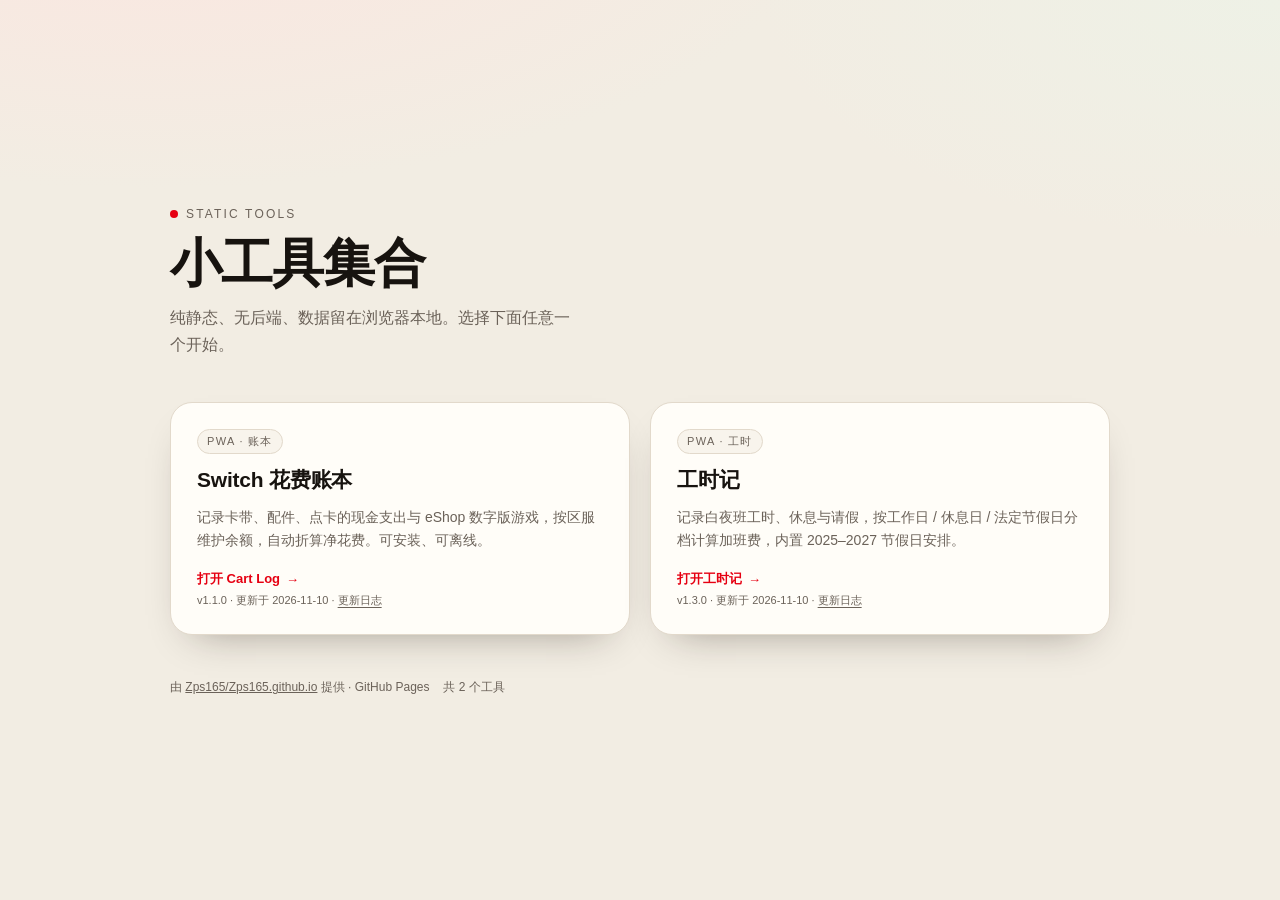
<file: index.html>
<!DOCTYPE html>
<html lang="zh-CN">
<head>
  <meta charset="UTF-8">
  <meta name="viewport" content="width=device-width, initial-scale=1, viewport-fit=cover">
  <title>Zps165 · 小工具集合</title>
  <meta name="description" content="纯静态小工具集合：Switch 花费账本、工作日志。">
  <meta name="theme-color" content="#f2ede3">
  <link rel="icon" href="./switch-ledger/icons/icon.svg" type="image/svg+xml">
  <style>
    :root {
      --bg: #f2ede3;
      --bg-soft: #f8f4ec;
      --card: #fffdf8;
      --ink: #17130f;
      --ink-soft: #6b6259;
      --line: #e2d9cb;
      --accent: #e60012;
      --shadow: 0 18px 40px -24px rgba(30, 20, 10, .45);
    }

    @media (prefers-color-scheme: dark) {
      :root {
        --bg: #141210;
        --bg-soft: #1b1815;
        --card: #221e1a;
        --ink: #f5efe6;
        --ink-soft: #a89d90;
        --line: #35302a;
        --accent: #ff3b45;
        --shadow: 0 18px 40px -24px rgba(0, 0, 0, .8);
      }
    }

    * { box-sizing: border-box; }

    html, body { height: 100%; }

    body {
      margin: 0;
      padding: clamp(24px, 6vw, 72px) clamp(18px, 5vw, 48px);
      min-height: 100%;
      display: flex;
      flex-direction: column;
      justify-content: center;
      gap: clamp(28px, 5vw, 48px);
      font-family: -apple-system, BlinkMacSystemFont, "Segoe UI", "PingFang SC",
                   "Hiragino Sans GB", "Microsoft YaHei", sans-serif;
      color: var(--ink);
      background:
        radial-gradient(1100px 480px at 12% -12%, #fbe6e0 0%, transparent 62%),
        radial-gradient(900px 420px at 100% 0%, #eef1e6 0%, transparent 58%),
        var(--bg);
      -webkit-font-smoothing: antialiased;
      text-rendering: optimizeLegibility;
    }

    @media (prefers-color-scheme: dark) {
      body {
        background:
          radial-gradient(1100px 480px at 12% -12%, #36161a 0%, transparent 62%),
          radial-gradient(900px 420px at 100% 0%, #1e2418 0%, transparent 58%),
          var(--bg);
      }
    }

    .wrap {
      width: 100%;
      max-width: 940px;
      margin: 0 auto;
      display: flex;
      flex-direction: column;
      gap: clamp(28px, 5vw, 44px);
    }

    header .eyebrow {
      display: inline-flex;
      align-items: center;
      gap: 8px;
      font-size: 12px;
      letter-spacing: .18em;
      text-transform: uppercase;
      color: var(--ink-soft);
      margin-bottom: 14px;
    }

    header .eyebrow::before {
      content: "";
      width: 8px;
      height: 8px;
      border-radius: 50%;
      background: var(--accent);
    }

    h1 {
      margin: 0;
      font-size: clamp(34px, 6vw, 52px);
      line-height: 1.1;
      letter-spacing: -.02em;
      font-weight: 800;
    }

    header p {
      margin: 12px 0 0;
      max-width: 46ch;
      color: var(--ink-soft);
      font-size: clamp(14px, 1.6vw, 16px);
      line-height: 1.7;
    }

    .grid {
      display: grid;
      grid-template-columns: repeat(auto-fit, minmax(260px, 1fr));
      gap: clamp(14px, 2.4vw, 20px);
    }

    .card {
      position: relative;
      display: flex;
      flex-direction: column;
      gap: 12px;
      padding: clamp(20px, 3vw, 26px);
      border: 1px solid var(--line);
      border-radius: 22px;
      background: var(--card);
      color: inherit;
      box-shadow: var(--shadow);
      transition: transform .22s ease, border-color .22s ease, box-shadow .22s ease;
    }

    .card:hover, .card:focus-within {
      transform: translateY(-3px);
      border-color: var(--accent);
    }

    .card .tag {
      align-self: flex-start;
      font-size: 11px;
      letter-spacing: .12em;
      text-transform: uppercase;
      padding: 4px 9px;
      border-radius: 999px;
      border: 1px solid var(--line);
      color: var(--ink-soft);
      background: var(--bg-soft);
    }

    .card h2 {
      margin: 0;
      font-size: 21px;
      letter-spacing: -.01em;
    }

    .card h2 a {
      color: inherit;
      text-decoration: none;
      outline: none;
    }

    /* 让标题链接铺满整张卡，卡片可点，同时保留卡内的「更新日志」链接 */
    .card h2 a::after {
      content: "";
      position: absolute;
      inset: 0;
      border-radius: inherit;
      z-index: 1;
    }

    .card p {
      margin: 0;
      color: var(--ink-soft);
      font-size: 14px;
      line-height: 1.65;
    }

    /* 整卡由标题链接的 ::after 铺满，所以这一行默认不吃点击，
       只有里面的 <a>（更新日志）重新接管指针事件 */
    .foot {
      position: relative;
      z-index: 2;
      margin-top: auto;
      padding-top: 6px;
      display: flex;
      flex-direction: column;
      align-items: flex-start;
      gap: 5px;
      pointer-events: none;
    }

    .foot a { pointer-events: auto; }

    .go {
      font-size: 13px;
      font-weight: 600;
      color: var(--accent);
      display: inline-flex;
      align-items: center;
      gap: 6px;
    }

    .go::after {
      content: "→";
      transition: transform .22s ease;
    }

    .card:hover .go::after { transform: translateX(4px); }

    .meta {
      font-size: 11px;
      color: var(--ink-soft);
    }

    .meta a {
      color: inherit;
      text-underline-offset: 3px;
    }

    .state {
      grid-column: 1 / -1;
      margin: 0;
      padding: clamp(20px, 3vw, 28px);
      border: 1px dashed var(--line);
      border-radius: 22px;
      background: var(--bg-soft);
      color: var(--ink-soft);
      font-size: 14px;
      line-height: 1.75;
    }

    .state strong { color: var(--ink); }

    .state code {
      font-size: 12px;
      padding: 1px 5px;
      border-radius: 6px;
      background: var(--card);
      border: 1px solid var(--line);
    }

    .state a { color: var(--accent); }

    footer {
      font-size: 12px;
      color: var(--ink-soft);
      display: flex;
      flex-wrap: wrap;
      gap: 6px 14px;
    }

    footer a { color: inherit; }

    .noscript {
      max-width: 940px;
      margin: 0 auto;
      padding: 16px 20px;
      border: 1px dashed var(--line);
      border-radius: 14px;
      background: var(--bg-soft);
      font-size: 14px;
      line-height: 1.7;
    }

    @media (prefers-reduced-motion: reduce) {
      * { transition: none !important; }
    }
  </style>
</head>
<body>
  <div class="wrap">
    <header>
      <span class="eyebrow" id="siteEyebrow">Static tools</span>
      <h1 id="siteTitle">小工具集合</h1>
      <p id="siteDescription">纯静态、无后端、数据留在浏览器本地。选择下面任意一个开始。</p>
    </header>

    <main class="grid" id="projects" aria-busy="true" aria-live="polite">
      <p class="state">正在读取项目清单…</p>
    </main>

    <footer>
      <span>由 <a id="repoLink" href="https://github.com/Zps165/Zps165.github.io">Zps165/Zps165.github.io</a> 提供 · GitHub Pages</span>
      <span id="siteCount"></span>
    </footer>
  </div>

  <noscript>
    <p class="noscript">
      首页的项目卡片由 <code>projects.json</code> 动态生成，需要开启 JavaScript。
      也可以直接访问 <a href="./switch-ledger/">switch-ledger/</a> 或 <a href="./worklog/">worklog/</a>。
    </p>
  </noscript>

  <script>
    (function () {
      'use strict';

      var grid = document.getElementById('projects');
      var countEl = document.getElementById('siteCount');
      var repoLink = document.getElementById('repoLink');

      var ESCAPES = { '&': '&amp;', '<': '&lt;', '>': '&gt;', '"': '&quot;', "'": '&#39;' };

      function esc(value) {
        return String(value == null ? '' : value).replace(/[&<>"']/g, function (ch) {
          return ESCAPES[ch];
        });
      }

      /** 目录名 → 相对地址，容忍 "./foo/"、"foo"、"foo/" 等写法 */
      function dirToHref(dir) {
        var clean = String(dir || '').replace(/^\.\//, '').replace(/\/+$/, '');
        return './' + clean + '/';
      }

      function pickText(el, value) {
        if (el && typeof value === 'string' && value.trim()) el.textContent = value.trim();
      }

      function metaHtml(project, repo) {
        var bits = [];
        if (project.version) bits.push('v' + esc(project.version));
        if (project.updated) bits.push('更新于 ' + esc(project.updated));
        if (!bits.length) return '';

        var text = esc(bits.join(' · '));
        if (project.changelog && repo) {
          var base = String(repo).replace(/\/+$/, '');
          var href = base + '/blob/master/' + String(project.changelog).replace(/^\.?\//, '');
          text += ' · <a href="' + esc(href) + '" target="_blank" rel="noopener">更新日志</a>';
        }
        return '<div class="meta">' + text + '</div>';
      }

      function cardHtml(project, repo) {
        var href = dirToHref(project.dir);
        var name = esc(project.name || project.dir);
        var tag = project.tag ? '<span class="tag">' + esc(project.tag) + '</span>' : '';
        var desc = project.description ? '<p>' + esc(project.description) + '</p>' : '';
        var cta = esc(project.cta || ('打开 ' + (project.name || project.dir)));

        return '' +
          '<article class="card">' +
            tag +
            '<h2><a href="' + esc(href) + '">' + name + '</a></h2>' +
            desc +
            '<div class="foot">' +
              '<span class="go">' + cta + '</span>' +
              metaHtml(project, repo) +
            '</div>' +
          '</article>';
      }

      function render(data) {
        var projects = Array.isArray(data) ? data : (data && data.projects);
        if (!Array.isArray(projects)) throw new Error('projects.json 里没有 projects 数组');

        var repo = (data && data.repo) || (repoLink && repoLink.href) || '';
        var site = (data && data.site) || {};
        pickText(document.getElementById('siteTitle'), site.title);
        pickText(document.getElementById('siteEyebrow'), site.eyebrow);
        pickText(document.getElementById('siteDescription'), site.description);
        if (repo && repoLink) repoLink.href = repo;

        var visible = projects
          .filter(function (p) { return p && !p.hidden && p.dir; })
          .sort(function (a, b) {
            var oa = typeof a.order === 'number' ? a.order : 999;
            var ob = typeof b.order === 'number' ? b.order : 999;
            return oa - ob;
          });

        if (!visible.length) {
          grid.innerHTML = '<p class="state">清单是空的：在 <code>projects.json</code> 里加一条就会出现在这里。</p>';
        } else {
          grid.innerHTML = visible.map(function (p) { return cardHtml(p, repo); }).join('');
        }

        grid.removeAttribute('aria-busy');
        if (countEl) countEl.textContent = '共 ' + visible.length + ' 个工具';
      }

      function fail(error) {
        grid.removeAttribute('aria-busy');
        grid.innerHTML = '' +
          '<p class="state">' +
            '<strong>没能读到项目清单</strong>（<code>projects.json</code>）。<br>' +
            '原因：' + esc(error && error.message ? error.message : error) + '<br>' +
            '如果是从硬盘直接打开（<code>file://</code>），浏览器会拦下这次请求，请改用本地服务器访问；' +
            '线上环境刷新一次通常就好了。' +
          '</p>';
      }

      // cache: 'no-cache' —— 每次都向服务器校验，避免改完 projects.json 还看到旧清单
      fetch('./projects.json', { cache: 'no-cache' })
        .then(function (response) {
          if (!response.ok) throw new Error('HTTP ' + response.status);
          return response.json();
        })
        .then(render)
        .catch(fail);
    })();
  </script>
</body>
</html>
</file>
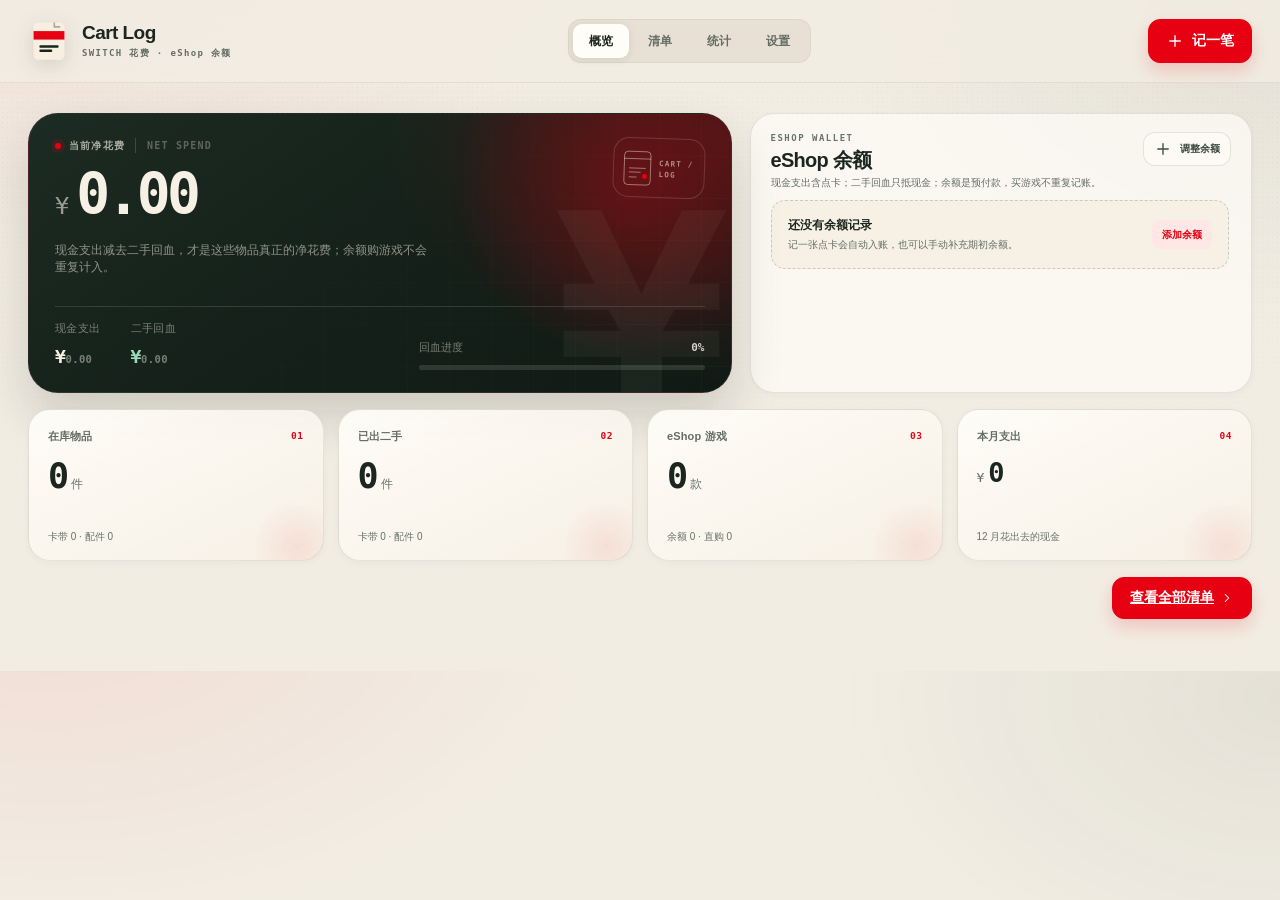
<file: switch-ledger/index.html>
<!doctype html>
<html lang="zh-CN">
<head>
  <meta charset="utf-8">
  <meta name="viewport" content="width=device-width, initial-scale=1, viewport-fit=cover">
  <title>Cart Log · Switch 花费与 eShop 余额</title>
  <meta name="description" content="记录 Switch 卡带、配件、点卡的现金支出，以及 eShop 数字版游戏、余额支付和多区服余额。自动计算净花费，可安装、可离线使用。">
  <meta name="theme-color" content="#f2ede3">
  <meta name="color-scheme" content="light dark">
  <meta name="application-name" content="Switch 账本">
  <meta name="mobile-web-app-capable" content="yes">
  <meta name="format-detection" content="telephone=no">
  <meta name="apple-mobile-web-app-capable" content="yes">
  <meta name="apple-mobile-web-app-status-bar-style" content="default">
  <meta name="apple-mobile-web-app-title" content="Switch 账本">
  <link rel="manifest" href="./manifest.webmanifest">
  <link rel="icon" type="image/png" sizes="192x192" href="./icons/icon-192.png">
  <link rel="apple-touch-icon" href="./icons/apple-touch-icon.png">
  <script>
    (() => {
      try {
        const raw = localStorage.getItem('cartlog.switch.v1');
        const parsed = raw ? JSON.parse(raw) : null;
        const theme = parsed && parsed.settings ? parsed.settings.theme : '';
        const prefersDark = window.matchMedia && window.matchMedia('(prefers-color-scheme: dark)').matches;
        const dark = theme === 'dark' || (theme === 'system' && prefersDark);
        document.documentElement.dataset.theme = dark ? 'dark' : 'light';
        const meta = document.querySelector('meta[name="theme-color"]');
        if (meta) meta.content = dark ? '#111814' : '#f2ede3';
      } catch (_) {
        document.documentElement.dataset.theme = 'light';
      }
    })();
  </script>
  <link rel="stylesheet" href="./styles.css">
  <script src="./app.js" defer></script>
</head>
<body>
  <a class="skip-link" href="#main">跳到主要内容</a>

  <svg class="svg-sprite" aria-hidden="true" xmlns="http://www.w3.org/2000/svg">
    <symbol id="i-plus" viewBox="0 0 24 24"><path d="M12 5v14M5 12h14"/></symbol>
    <symbol id="i-download" viewBox="0 0 24 24"><path d="M12 3v12m0 0 4.5-4.5M12 15l-4.5-4.5M4 18v2a1 1 0 0 0 1 1h14a1 1 0 0 0 1-1v-2"/></symbol>
    <symbol id="i-upload" viewBox="0 0 24 24"><path d="M12 16V4m0 0 4.5 4.5M12 4 7.5 8.5M4 18v2a1 1 0 0 0 1 1h14a1 1 0 0 0 1-1v-2"/></symbol>
    <symbol id="i-search" viewBox="0 0 24 24"><circle cx="11" cy="11" r="6.5"/><path d="m16 16 4.5 4.5"/></symbol>
    <symbol id="i-x" viewBox="0 0 24 24"><path d="m6 6 12 12M18 6 6 18"/></symbol>
    <symbol id="i-edit" viewBox="0 0 24 24"><path d="M4 20h4l11-11a2.1 2.1 0 0 0-3-3L5 17v3Z"/><path d="m14.5 6.5 3 3"/></symbol>
    <symbol id="i-trash" viewBox="0 0 24 24"><path d="M4 7h16M9 7V5a2 2 0 0 1 2-2h2a2 2 0 0 1 2 2v2M7 7l1 13h8l1-13M10 11v5M14 11v5"/></symbol>
    <symbol id="i-check" viewBox="0 0 24 24"><path d="m5 12.5 4.5 4.5L19 7"/></symbol>
    <symbol id="i-install" viewBox="0 0 24 24"><rect x="5" y="2.5" width="14" height="19" rx="3"/><path d="M12 7v7m0 0 3-3m-3 3-3-3M9.5 17h5"/></symbol>
    <symbol id="i-chevron" viewBox="0 0 24 24"><path d="m9 6 6 6-6 6"/></symbol>
    <symbol id="i-database" viewBox="0 0 24 24"><ellipse cx="12" cy="5.5" rx="7.5" ry="3"/><path d="M4.5 5.5v6c0 1.7 3.4 3 7.5 3s7.5-1.3 7.5-3v-6M4.5 11.5v6c0 1.7 3.4 3 7.5 3s7.5-1.3 7.5-3v-6"/></symbol>
    <symbol id="i-alert" viewBox="0 0 24 24"><path d="M12 3.5 21 20H3L12 3.5Z"/><path d="M12 9v5M12 17.5v.01"/></symbol>
    <symbol id="i-refresh" viewBox="0 0 24 24"><path d="M20 7v5h-5M4 17v-5h5"/><path d="M6.1 9A7 7 0 0 1 18.6 7M17.9 15A7 7 0 0 1 5.4 17"/></symbol>
    <symbol id="i-arrow-up" viewBox="0 0 24 24"><path d="M7 17 17 7M9 7h8v8"/></symbol>
    <symbol id="i-home" viewBox="0 0 24 24"><path d="m3.5 10.5 8.5-7 8.5 7V20a1 1 0 0 1-1 1h-5v-6h-5v6h-5a1 1 0 0 1-1-1v-9.5Z"/></symbol>
    <symbol id="i-chart" viewBox="0 0 24 24"><path d="M4 20V10m6 10V4m6 16v-7m4 7H2"/></symbol>
    <symbol id="i-settings" viewBox="0 0 24 24"><circle cx="12" cy="12" r="3.2"/><path d="M19 13.5a7.6 7.6 0 0 0 0-3l2-1.5-2-3.4-2.4 1a7.7 7.7 0 0 0-2.6-1.5L13.5 2h-4l-.5 3.1A7.7 7.7 0 0 0 6.4 6.6l-2.4-1-2 3.4 2 1.5a7.6 7.6 0 0 0 0 3l-2 1.5 2 3.4 2.4-1a7.7 7.7 0 0 0 2.6 1.5l.5 3.1h4l.5-3.1a7.7 7.7 0 0 0 2.6-1.5l2.4 1 2-3.4-2-1.5Z"/></symbol>
    <symbol id="i-list" viewBox="0 0 24 24"><path d="M9 6h11M9 12h11M9 18h11M4 6h.01M4 12h.01M4 18h.01"/></symbol>
    <symbol id="i-cartridge" viewBox="0 0 24 24"><rect x="5" y="3" width="14" height="18" rx="3"/><path d="M5 8h14M9 13h6M9 16h4M16.5 5.5h.01"/></symbol>
    <symbol id="i-gamepad" viewBox="0 0 24 24"><path d="M7.5 8h9c2.2 0 3.8 1.6 4.2 4l.8 4.4c.3 1.7-.9 3.1-2.5 3.1-.8 0-1.5-.3-2-1L15 16H9l-1.9 2.5c-.5.7-1.2 1-2 1-1.6 0-2.8-1.4-2.5-3.1L3.3 12C3.7 9.6 5.3 8 7.5 8Z"/><path d="M8 11v4M6 13h4"/><circle cx="16" cy="12" r=".8"/><circle cx="18" cy="14" r=".8"/></symbol>
    <symbol id="i-pointcard" viewBox="0 0 24 24"><rect x="3" y="5" width="18" height="14" rx="3"/><path d="M3 9.5h18M7 13h5M7 16h3M16 12.5h2v4h-2z"/></symbol>
    <symbol id="i-eshop" viewBox="0 0 24 24"><path d="M5 8h14l-1 12.5H6L5 8Z"/><path d="M9 8V6a3 3 0 0 1 6 0v2M9 13h6"/></symbol>
  </svg>

  <div class="page-shell">
    <header class="topbar">
      <a class="brand" href="./" aria-label="Cart Log 首页">
        <span class="brand-mark" aria-hidden="true">
          <svg viewBox="0 0 32 38"><path d="M6 1.5h20A4.5 4.5 0 0 1 30.5 6v26a4.5 4.5 0 0 1-4.5 4.5H6A4.5 4.5 0 0 1 1.5 32V6A4.5 4.5 0 0 1 6 1.5Z" fill="#f7f0e1"/><path d="M1.5 9.5h29v8h-29z" fill="#e60012"/><path d="M8 24h16M8 28h10" stroke="#17231d" stroke-width="2.2" stroke-linecap="round"/><path d="M21 1.5v4h5.5" fill="none" stroke="#17231d" stroke-opacity=".35" stroke-width="1.5"/></svg>
        </span>
        <span class="brand-text">
          <strong>Cart Log</strong>
          <span>SWITCH 花费 · eShop 余额</span>
        </span>
      </a>

      <nav class="view-tabs" aria-label="页面视图">
        <a class="view-tab is-active" href="#overview" data-view-link="overview" aria-current="page">概览</a>
        <a class="view-tab" href="#ledger" data-view-link="ledger">清单</a>
        <a class="view-tab" href="#stats" data-view-link="stats">统计</a>
        <a class="view-tab" href="#settings" data-view-link="settings">设置</a>
      </nav>

      <nav class="top-actions" aria-label="页面操作">
        <button class="btn btn-primary" id="addBtn" type="button">
          <svg class="icon" aria-hidden="true"><use href="#i-plus"></use></svg>
          <span>记一笔</span>
        </button>
      </nav>
    </header>

    <main id="main">
      <div class="view" id="overviewView">
      <section class="overview" aria-labelledby="overviewTitle">
        <div class="top-layout">
          <div class="net-panel">
          <div class="net-watermark" aria-hidden="true">¥</div>
          <div class="net-head">
            <div>
              <p class="kicker" id="overviewTitle">
                <span class="live-dot" aria-hidden="true"></span>
                <span id="netLabel">当前净花费</span>
                <span class="kicker-en" id="netLabelEn">NET SPEND</span>
              </p>
              <div class="net-number">
                <span class="net-currency" id="netCurrency">¥</span><span id="netSpend">0.00</span>
              </div>
              <p class="net-caption" id="netCaption">现金支出减去二手回血，才是这些物品真正的净花费；余额购游戏不会重复计入。</p>
            </div>
            <div class="hero-stamp" aria-hidden="true">
              <svg viewBox="0 0 58 72"><path d="M10 2.5h38A7.5 7.5 0 0 1 55.5 10v52a7.5 7.5 0 0 1-7.5 7.5H10A7.5 7.5 0 0 1 2.5 62V10A7.5 7.5 0 0 1 10 2.5Z" fill="none" stroke="currentColor" stroke-width="1.6"/><path d="M2.5 17h53M13 36h32M13 44h22M13 54h14" fill="none" stroke="currentColor" stroke-width="1.6" stroke-linecap="round"/><circle cx="44" cy="52" r="5" fill="#e60012"/></svg>
              <span>CART / LOG</span>
            </div>
          </div>

          <div class="net-foot">
            <div class="cost-pair">
              <div>
                <span>现金支出</span>
                <strong>¥<span id="totalSpent">0</span></strong>
              </div>
              <div>
                <span>二手回血</span>
                <strong class="recovered">¥<span id="totalRecovered">0</span></strong>
              </div>
            </div>
            <div class="recovery">
              <div class="recovery-label">
                <span>回血进度</span>
                <strong id="recoveryRate">0%</strong>
              </div>
              <div class="recovery-track" role="progressbar" aria-label="二手回血进度" aria-valuemin="0" aria-valuemax="100" aria-valuenow="0" id="recoveryTrack">
                <span id="recoveryBar"></span>
              </div>
            </div>
          </div>
          </div>

          <section class="wallet-panel" aria-labelledby="walletTitle">
            <div class="wallet-head">
              <div>
                <p class="kicker-small">ESHOP WALLET</p>
                <h2 id="walletTitle">eShop 余额</h2>
                <p class="wallet-sub">现金支出含点卡；二手回血只抵现金；余额是预付款，买游戏不重复记账。</p>
              </div>
              <button class="btn btn-quiet wallet-adjust-btn" id="adjustWalletBtn" type="button">
                <svg class="icon" aria-hidden="true"><use href="#i-plus"></use></svg>
                调整余额
              </button>
            </div>
            <div class="wallet-list" id="walletList"></div>
          </section>
        </div>

        <div class="stats-grid" id="statsGrid" aria-label="账本概览">
          <article class="stat-card">
            <div class="stat-top"><span>在库物品</span><span class="stat-index">01</span></div>
            <div class="stat-main"><strong id="ownedCount">0</strong><span>件</span></div>
            <p id="ownedHint">卡带 0 · 配件 0 · 点卡 0</p>
          </article>
          <article class="stat-card">
            <div class="stat-top"><span>已出二手</span><span class="stat-index">02</span></div>
            <div class="stat-main"><strong id="soldCount">0</strong><span>件</span></div>
            <p id="soldHint">卡带 0 · 配件 0 · 点卡 0</p>
          </article>
          <article class="stat-card">
            <div class="stat-top"><span>eShop 游戏</span><span class="stat-index">03</span></div>
            <div class="stat-main"><strong id="eshopGameCount">0</strong><span>款</span></div>
            <p id="eshopGameHint">余额 0 · 直购 0</p>
          </article>
          <article class="stat-card">
            <div class="stat-top"><span>本月支出</span><span class="stat-index">04</span></div>
            <div class="stat-main stat-money"><span class="stat-yen">¥</span><strong id="monthSpent">0</strong></div>
            <p id="monthLabel">本月新购入的物品</p>
          </article>
        </div>
        <button class="stats-toggle" id="statsToggle" type="button" aria-controls="statsGrid" aria-expanded="false">查看统计明细</button>
        <a class="btn btn-primary view-all-link" href="#ledger">
          查看全部清单
          <svg class="icon" aria-hidden="true"><use href="#i-chevron"></use></svg>
        </a>
      </section>
      </div>

      <div class="ledger-view" id="ledgerView" hidden>
        <section class="ledger" aria-labelledby="ledgerTitle">
          <div class="section-head">
            <div>
              <p class="kicker-small">LIBRARY</p>
              <h2 id="ledgerTitle">物品清单</h2>
            </div>
            <div class="view-tools">
              <div class="search-field">
                <svg class="icon search-icon" aria-hidden="true"><use href="#i-search"></use></svg>
                <input id="searchInput" type="search" placeholder="搜索名称、平台或备注" autocomplete="off" aria-label="搜索物品">
                <button class="search-clear" id="clearSearch" type="button" aria-label="清空搜索" hidden>
                  <svg class="icon" aria-hidden="true"><use href="#i-x"></use></svg>
                </button>
              </div>
              <div class="select-wrap">
                <label class="sr-only" for="sortSelect">排序方式</label>
                <select id="sortSelect">
                  <option value="newest">最近购入</option>
                  <option value="price-desc">价格从高到低</option>
                  <option value="price-asc">价格从低到高</option>
                  <option value="title">按名称</option>
                </select>
                <span class="select-chevron" aria-hidden="true"></span>
              </div>
            </div>
          </div>

          <div class="filter-panel" id="filterPanel">
            <div class="filter-top">
              <div class="segmented type-chips" id="typeFilterGroup" role="group" aria-label="按物品类型筛选">
                <button class="filter-chip is-active" type="button" data-type="all" aria-pressed="true">全部 <span class="chip-count">0</span></button>
                <button class="filter-chip" type="button" data-type="physical" aria-pressed="false">实体 <span class="chip-count">0</span></button>
                <button class="filter-chip" type="button" data-type="cartridge" aria-pressed="false">卡带 <span class="chip-count">0</span></button>
                <button class="filter-chip" type="button" data-type="accessory" aria-pressed="false">配件 <span class="chip-count">0</span></button>
                <button class="filter-chip" type="button" data-type="pointcard" aria-pressed="false">点卡 <span class="chip-count">0</span></button>
                <button class="filter-chip" type="button" data-type="eshop" aria-pressed="false">eShop <span class="chip-count">0</span></button>
              </div>
              <p class="result-label" id="resultLabel">共 0 件物品</p>
            </div>
            <div class="segmented status-chips" id="statusFilterGroup" role="group" aria-label="按状态筛选（仅统计卡带与配件）" title="全部状态 / 在库 / 已出仅统计卡带与配件" hidden>
              <button class="is-active" type="button" data-filter="all" aria-pressed="true">全部状态 <span id="countAll">0</span></button>
              <button type="button" data-filter="owned" aria-pressed="false"><span id="filterOwnedLabel">在库</span> <span id="countOwned">0</span></button>
              <button type="button" data-filter="sold" aria-pressed="false"><span id="filterSoldLabel">已出</span> <span id="countSold">0</span></button>
            </div>
          </div>

          <div class="record-list" id="recordList" role="list"></div>

          <div class="empty-state" id="emptyState">
            <div class="empty-art" aria-hidden="true">
              <svg viewBox="0 0 220 172">
                <rect x="23" y="27" width="124" height="112" rx="12" fill="#e8dfcf" transform="rotate(-9 85 83)"/>
                <rect x="56" y="33" width="118" height="112" rx="12" fill="#f7f0e1" stroke="#1c2621" stroke-opacity=".12" transform="rotate(5 115 89)"/>
                <path d="M58 53h114" stroke="#e60012" stroke-width="13" transform="rotate(5 115 89)"/>
                <path d="M78 88h58M78 101h36" stroke="#1c2621" stroke-opacity=".25" stroke-width="4" stroke-linecap="round" transform="rotate(5 115 89)"/>
                <circle cx="158" cy="126" r="30" fill="#17231d"/>
                <path d="M158 110v32M148 120l10-10 10 10M148 132l10 10 10-10" fill="none" stroke="#f7f0e1" stroke-width="2.4" stroke-linecap="round" stroke-linejoin="round"/>
                <circle cx="44" cy="32" r="7" fill="#e60012"/>
              </svg>
            </div>
            <h3 id="emptyTitle">还没有物品记录</h3>
            <p id="emptyText">从第一件 Switch 物品开始，把购入价、使用或二手去处都记下来。</p>
            <button class="btn btn-primary" id="emptyAction" type="button">
              <svg class="icon" aria-hidden="true"><use href="#i-plus"></use></svg>
              <span id="emptyActionText">记第一件物品</span>
            </button>
          </div>
        </section>
      </div>

      <div class="view stats-view" id="statsView" hidden>
        <section class="stats-page" aria-labelledby="statsTitle">
          <div class="page-heading">
            <p class="kicker-small">INSIGHTS</p>
            <h2 id="statsTitle">统计</h2>
            <p class="page-sub">现金支出口径：点卡按购入价、直购按实付人民币；余额购游戏不重复计现金。</p>
          </div>

          <div class="stats-empty" id="statsEmpty" hidden>
            <strong>还没有可统计的记录</strong>
            <p>记下第一笔 Switch 花费后，这里会显示月度、平台和分类占比。</p>
            <a class="btn btn-primary" href="#overview">回到概览</a>
          </div>

          <div class="stats-layout" id="statsContent">
            <section class="rail-card chart-card" aria-labelledby="chartTitle">
              <div class="rail-head">
                <div>
                  <p class="kicker-small">LAST 6 MONTHS</p>
                  <h3 id="chartTitle">月度现金支出</h3>
                </div>
                <span class="rail-total" id="chartTotal">¥0</span>
              </div>
              <div class="chart" id="chart" role="img" aria-label="近六个月每月购入金额"></div>
            </section>

            <section class="rail-card" aria-labelledby="platformTitle">
              <div class="rail-head">
                <div>
                  <p class="kicker-small">PLATFORMS</p>
                  <h3 id="platformTitle">平台分布</h3>
                </div>
                <span class="rail-hint">现金支出</span>
              </div>
              <div class="platform-list" id="platformList"></div>
            </section>

            <section class="rail-card category-card" aria-labelledby="categoryTitle">
              <div class="rail-head">
                <div>
                  <p class="kicker-small">BY CATEGORY</p>
                  <h3 id="categoryTitle">分类占比</h3>
                </div>
                <span class="rail-total" id="categoryTotal">¥0</span>
              </div>
              <div class="category-list" id="categoryList"></div>
            </section>
          </div>
        </section>
      </div>

      <div class="view settings-view" id="settingsView" hidden>
        <section class="settings-page" aria-labelledby="settingsTitle">
          <div class="page-heading">
            <p class="kicker-small">PREFERENCES</p>
            <h2 id="settingsTitle">设置</h2>
            <p class="page-sub">外观、选项与本地数据都保存在这台设备上。</p>
          </div>

          <section class="settings-card" aria-labelledby="appearanceTitle">
            <div class="settings-card-head">
              <div>
                <h3 id="appearanceTitle">外观</h3>
                <p>选择暖白、深色，或跟随系统。</p>
              </div>
            </div>
            <div class="theme-options" id="themeOptions" role="group" aria-label="主题">
              <button class="theme-option" type="button" data-theme-choice="light" aria-pressed="true">暖白</button>
              <button class="theme-option" type="button" data-theme-choice="dark" aria-pressed="false">深色</button>
              <button class="theme-option" type="button" data-theme-choice="system" aria-pressed="false">跟随系统</button>
            </div>
          </section>

          <section class="settings-card" aria-labelledby="optionsTitle">
            <div class="settings-card-head">
              <div>
                <h3 id="optionsTitle">选项管理</h3>
                <p>内置项可隐藏或恢复；自定义项可改名、停用或删除。已使用项会保留在旧记录中。</p>
              </div>
            </div>

            <div class="option-accordion" id="optionTabs" aria-label="选项类别">
              <div class="option-accordion-item">
                <button class="option-accordion-head" type="button" id="optionTabPlatform" aria-expanded="false" aria-controls="platformOptionPanel" data-option-kind="platform">
                  <span>平台</span>
                  <span class="option-tab-count" id="platformOptionCount">0</span>
                  <svg class="icon option-accordion-chevron" aria-hidden="true"><use href="#i-chevron"></use></svg>
                </button>
                <div class="option-panel" id="platformOptionPanel" aria-labelledby="optionTabPlatform" data-option-panel="platform" hidden>
                  <div class="option-group">
                    <div class="option-group-head">
                      <h4>购入平台</h4>
                      <span>平台「其他」始终保留</span>
                    </div>
                    <div class="option-add">
                      <input id="newPlatformLabel" type="text" maxlength="20" placeholder="新增平台名称" autocomplete="off">
                      <button class="btn btn-ghost" id="addPlatformBtn" type="button">新增平台</button>
                    </div>
                    <div class="option-list" id="platformSettingsList"></div>
                  </div>
                </div>
              </div>

              <div class="option-accordion-item">
                <button class="option-accordion-head" type="button" id="optionTabAccessory" aria-label="配件类型" aria-expanded="false" aria-controls="accessoryOptionPanel" data-option-kind="accessory">
                  <span>配件</span>
                  <span class="option-tab-count" id="accessoryOptionCount">0</span>
                  <svg class="icon option-accordion-chevron" aria-hidden="true"><use href="#i-chevron"></use></svg>
                </button>
                <div class="option-panel" id="accessoryOptionPanel" aria-labelledby="optionTabAccessory" data-option-panel="accessory" hidden>
                  <div class="option-group">
                    <div class="option-group-head">
                      <h4>配件类型</h4>
                      <span>「其他配件」始终保留</span>
                    </div>
                    <div class="option-add">
                      <input id="newAccessoryLabel" type="text" maxlength="20" placeholder="新增配件类型" autocomplete="off">
                      <button class="btn btn-ghost" id="addAccessoryBtn" type="button">新增配件</button>
                    </div>
                    <div class="option-list" id="accessorySettingsList"></div>
                  </div>
                </div>
              </div>

              <div class="option-accordion-item">
                <button class="option-accordion-head" type="button" id="optionTabRegion" aria-expanded="false" aria-controls="regionOptionPanel" data-option-kind="region">
                  <span>区服</span>
                  <span class="option-tab-count" id="regionOptionCount">0</span>
                  <svg class="icon option-accordion-chevron" aria-hidden="true"><use href="#i-chevron"></use></svg>
                </button>
                <div class="option-panel" id="regionOptionPanel" aria-labelledby="optionTabRegion" data-option-panel="region" hidden>
                  <div class="option-group">
                    <div class="option-group-head">
                      <h4>区服</h4>
                      <span>「其他」始终保留；自定义币种为三位大写代码</span>
                    </div>
                    <div class="option-add option-add-region">
                      <input id="newRegionLabel" type="text" maxlength="20" placeholder="区服名称" autocomplete="off">
                      <input id="newRegionCurrency" class="currency-code-input" type="text" maxlength="3" placeholder="TWD" autocomplete="off" aria-label="三位币种代码">
                      <button class="btn btn-ghost" id="addRegionBtn" type="button">新增区服</button>
                    </div>
                    <div class="option-list" id="regionSettingsList"></div>
                  </div>
                </div>
              </div>
            </div>

            <div class="settings-reset-row">
              <p>恢复默认设置只会重置主题与选项，不会删除记录。</p>
              <button class="btn btn-ghost" id="resetSettingsBtn" type="button">恢复默认设置</button>
            </div>
          </section>

          <section class="settings-card" aria-labelledby="dataSettingsTitle">
            <div class="settings-card-head">
              <div>
                <h3 id="dataSettingsTitle">数据与备份</h3>
                <p>导出完整 JSON、合并导入、覆盖恢复或清空账本。CSV 只包含记录。</p>
              </div>
            </div>
            <div class="settings-actions">
              <button class="btn btn-primary" id="openDataBtn" type="button">
                <svg class="icon" aria-hidden="true"><use href="#i-database"></use></svg>
                备份 / 恢复数据
              </button>
            </div>
            <p class="settings-note" id="settingsStorageNote">数据仅保存在本机。</p>
          </section>

          <section class="settings-card" aria-labelledby="aboutTitle">
            <div class="settings-card-head">
              <div>
                <h3 id="aboutTitle">关于</h3>
                <p>安装到桌面、版本与离线策略。</p>
              </div>
            </div>
            <div class="settings-about-row">
              <span>版本</span>
              <strong id="appVersion">v5</strong>
            </div>
            <div class="settings-about-row">
              <span>离线缓存</span>
              <strong>网络优先 · 离线仍可打开</strong>
            </div>
            <div class="settings-actions">
              <button class="btn btn-ghost" id="installSideBtn" type="button">
                <svg class="icon" aria-hidden="true"><use href="#i-install"></use></svg>
                <span>安装到桌面</span>
              </button>
              <button class="btn btn-ghost" id="checkUpdateBtn" type="button">检查更新</button>
            </div>
            <p class="settings-note">页面内容每次都从网络取最新版，只有断网时才读本地缓存，改版刷新即生效。</p>
          </section>

          <footer class="settings-footer">
            <span>Cart Log · 记录每一笔 Switch 花费与余额</span>
            <span>数据存在本机 · 建议定期备份</span>
          </footer>
        </section>
      </div>
    </main>
  </div>

  <nav class="mobile-nav" aria-label="底部导航">
    <a class="is-active" href="#overview" data-view-link="overview" aria-current="page">
      <svg class="icon" aria-hidden="true"><use href="#i-home"></use></svg>
      <span>概览</span>
    </a>
    <a href="#ledger" data-view-link="ledger">
      <svg class="icon" aria-hidden="true"><use href="#i-list"></use></svg>
      <span>清单</span>
    </a>
    <a href="#stats" data-view-link="stats">
      <svg class="icon" aria-hidden="true"><use href="#i-chart"></use></svg>
      <span>统计</span>
    </a>
    <a href="#settings" data-view-link="settings">
      <svg class="icon" aria-hidden="true"><use href="#i-settings"></use></svg>
      <span>设置</span>
    </a>
  </nav>

  <!-- 新增 / 编辑记录 -->
  <dialog class="modal record-modal" id="recordDialog" aria-labelledby="recordDialogTitle">
    <div class="modal-shell">
      <header class="modal-head">
        <div>
          <p class="kicker-small" id="recordDialogKicker">NEW ENTRY</p>
          <h2 id="recordDialogTitle">记录一件物品</h2>
          <p class="modal-sub" id="recordDialogSub">卡带、配件、点卡和 eShop 游戏都能记；余额购游戏会从对应区服余额扣减。</p>
        </div>
        <button class="icon-btn" id="closeRecord" type="button" aria-label="关闭">
          <svg class="icon" aria-hidden="true"><use href="#i-x"></use></svg>
        </button>
      </header>

      <form id="recordForm" novalidate>
        <div class="form-scroll">
          <div class="form-grid">
            <fieldset class="field field-full category-field">
              <legend>记录类型</legend>
              <div class="category-options">
                <label class="category-option">
                  <input type="radio" name="category" value="cartridge" checked>
                  <span class="category-option-body">
                    <span class="category-icon"><svg class="icon" aria-hidden="true"><use href="#i-cartridge"></use></svg></span>
                    <span class="category-copy"><b>卡带</b><small>游戏卡带</small></span>
                    <span class="category-check" aria-hidden="true"><svg class="icon"><use href="#i-check"></use></svg></span>
                  </span>
                </label>
                <label class="category-option">
                  <input type="radio" name="category" value="accessory">
                  <span class="category-option-body">
                    <span class="category-icon"><svg class="icon" aria-hidden="true"><use href="#i-gamepad"></use></svg></span>
                    <span class="category-copy"><b>配件</b><small>手柄、包、底座…</small></span>
                    <span class="category-check" aria-hidden="true"><svg class="icon"><use href="#i-check"></use></svg></span>
                  </span>
                </label>
                <label class="category-option">
                  <input type="radio" name="category" value="pointcard">
                  <span class="category-option-body">
                    <span class="category-icon"><svg class="icon" aria-hidden="true"><use href="#i-pointcard"></use></svg></span>
                    <span class="category-copy"><b>点卡</b><small>eShop / 充值卡</small></span>
                    <span class="category-check" aria-hidden="true"><svg class="icon"><use href="#i-check"></use></svg></span>
                  </span>
                </label>
                <label class="category-option">
                  <input type="radio" name="category" value="eshop">
                  <span class="category-option-body">
                    <span class="category-icon"><svg class="icon" aria-hidden="true"><use href="#i-eshop"></use></svg></span>
                    <span class="category-copy"><b>eShop</b><small>数字版游戏</small></span>
                    <span class="category-check" aria-hidden="true"><svg class="icon"><use href="#i-check"></use></svg></span>
                  </span>
                </label>
              </div>
            </fieldset>

            <div class="field field-full">
              <label for="gameTitle"><span id="nameLabel">游戏名称</span> <span class="required">*</span></label>
              <input id="gameTitle" name="title" type="text" maxlength="120" placeholder="例如：塞尔达传说 王国之泪" autocomplete="off" required>
            </div>

            <div class="field" id="purchasePlatformField">
              <label for="purchasePlatform">购入平台 <span class="required">*</span></label>
              <div class="select-wrap select-block">
                <select id="purchasePlatform" name="platform" required>
                  <option value="">请选择平台</option>
                  <option value="淘宝">淘宝</option>
                  <option value="闲鱼">闲鱼</option>
                  <option value="拼多多">拼多多</option>
                  <option value="京东">京东</option>
                  <option value="eShop">eShop</option>
                  <option value="线下店">线下店</option>
                  <option value="朋友转让">朋友转让</option>
                  <option value="海淘 / 代购">海淘 / 代购</option>
                  <option value="其他">其他</option>
                </select>
                <span class="select-chevron" aria-hidden="true"></span>
              </div>
            </div>

            <div class="field" id="regionField" hidden>
              <label for="recordRegion">区服 <span class="required">*</span></label>
              <div class="select-wrap select-block">
                <select id="recordRegion" name="region" required>
                  <option value="">请选择区服</option>
                  <option value="港服">港服</option>
                  <option value="日服">日服</option>
                  <option value="美服">美服</option>
                  <option value="欧服">欧服</option>
                  <option value="国服">国服</option>
                  <option value="其他">其他</option>
                </select>
                <span class="select-chevron" aria-hidden="true"></span>
              </div>
            </div>

            <div class="field" id="currencyField" hidden>
              <label for="recordCurrency">币种 <span class="required">*</span></label>
              <div class="select-wrap select-block">
                <select id="recordCurrency" name="currency" required>
                  <option value="">请选择币种</option>
                  <option value="HKD">HKD 港币</option>
                  <option value="JPY">JPY 日元</option>
                  <option value="USD">USD 美元</option>
                  <option value="EUR">EUR 欧元</option>
                  <option value="GBP">GBP 英镑</option>
                  <option value="CNY">CNY 人民币</option>
                </select>
                <span class="select-chevron" aria-hidden="true"></span>
              </div>
            </div>

            <div class="field" id="editionField">
              <label for="edition"><span id="editionLabel">版本 / 区域</span> <span class="optional">选填</span></label>
              <input id="edition" name="edition" type="text" maxlength="40" placeholder="港版 / 日版 / 国行" autocomplete="off">
            </div>

            <div class="field" id="faceValueField" hidden>
              <label for="faceValue">面值（原币） <span class="required">*</span></label>
              <div class="money-input currency-input">
                <span id="faceValueCurrency">HKD</span>
                <input id="faceValue" name="faceValue" type="number" min="0" max="9999999" step="0.01" inputmode="decimal" placeholder="0.00">
              </div>
            </div>

            <div class="field" id="eshopPriceField" hidden>
              <label for="eshopPrice">eShop 标价 <span class="required">*</span></label>
              <div class="money-input currency-input">
                <span id="eshopPriceCurrency">HKD</span>
                <input id="eshopPrice" name="eshopPrice" type="number" min="0" max="9999999" step="0.01" inputmode="decimal" placeholder="0.00">
              </div>
            </div>

            <div class="field" id="paymentMethodField" hidden>
              <label for="paymentMethod">支付方式 <span class="required">*</span></label>
              <div class="select-wrap select-block">
                <select id="paymentMethod" name="paymentMethod">
                  <option value="balance">余额支付</option>
                  <option value="direct">直购（信用卡 / PayPal）</option>
                </select>
                <span class="select-chevron" aria-hidden="true"></span>
              </div>
            </div>

            <div class="field" id="purchasePriceField">
              <label for="purchasePrice"><span id="purchasePriceLabel">购入价格</span> <span class="required">*</span></label>
              <div class="money-input">
                <span>¥</span>
                <input id="purchasePrice" name="purchasePrice" type="number" min="0" max="999999" step="0.01" inputmode="decimal" placeholder="0.00" required>
              </div>
            </div>

            <div class="field">
              <label for="purchaseDate">购入日期 <span class="required">*</span></label>
              <input id="purchaseDate" name="purchaseDate" type="date" required>
            </div>

            <div class="field" id="conditionField">
              <label for="condition">购入成色</label>
              <div class="select-wrap select-block">
                <select id="condition" name="condition">
                  <option value="全新">全新</option>
                  <option value="二手">二手</option>
                  <option value="不确定">不确定</option>
                </select>
                <span class="select-chevron" aria-hidden="true"></span>
              </div>
            </div>

            <div class="field" id="accessoryTypeField" hidden>
              <label for="accessoryType">配件类型 <span class="required">*</span></label>
              <div class="select-wrap select-block">
                <select id="accessoryType" name="accessoryType">
                  <option value="">选择配件类型</option>
                  <option value="手柄 / Joy-Con">手柄 / Joy-Con</option>
                  <option value="底座 / Dock">底座 / Dock</option>
                  <option value="收纳包 / 保护壳">收纳包 / 保护壳</option>
                  <option value="充电器 / 线材">充电器 / 线材</option>
                  <option value="屏幕膜">屏幕膜</option>
                  <option value="存储卡">存储卡</option>
                  <option value="音频设备">音频设备</option>
                  <option value="其他配件">其他配件</option>
                </select>
                <span class="select-chevron" aria-hidden="true"></span>
              </div>
            </div>

            <div class="field field-full wallet-hint" id="walletHint" hidden>
              <p id="walletHintText"></p>
            </div>

            <div class="field field-full" id="soldToggleField">
              <label class="sold-toggle" for="soldToggle">
                <span class="sold-toggle-copy">
                  <span class="sold-toggle-title" id="soldToggleTitle">已经出二手了吗？</span>
                  <span class="sold-toggle-hint" id="soldToggleHint">开启后可记录售出价格，自动折算这件物品的净成本。</span>
                </span>
                <span class="switch">
                  <input id="soldToggle" name="sold" type="checkbox" aria-controls="soldFields" aria-expanded="false">
                  <span class="switch-track" aria-hidden="true"><span></span></span>
                </span>
              </label>
            </div>

            <div class="sold-fields field-full" id="soldFields" hidden>
              <div class="field" id="salePriceField">
                <label for="salePrice">售出价格 <span class="required">*</span></label>
                <div class="money-input">
                  <span>¥</span>
                  <input id="salePrice" name="salePrice" type="number" min="0" max="999999" step="0.01" inputmode="decimal" placeholder="0.00">
                </div>
              </div>
              <div class="field">
                <label for="saleDate"><span id="saleDateLabel">售出日期</span> <span class="required">*</span></label>
                <input id="saleDate" name="saleDate" type="date">
              </div>
              <div class="field" id="salePlatformField">
                <label for="salePlatform">出售平台 <span class="required">*</span></label>
                <div class="select-wrap select-block">
                  <select id="salePlatform" name="salePlatform">
                    <option value="">请选择平台</option>
                    <option value="闲鱼">闲鱼</option>
                    <option value="淘宝">淘宝</option>
                    <option value="拼多多">拼多多</option>
                    <option value="京东">京东</option>
                    <option value="线下店">线下店</option>
                    <option value="朋友转让">朋友转让</option>
                    <option value="其他">其他</option>
                  </select>
                  <span class="select-chevron" aria-hidden="true"></span>
                </div>
              </div>
            </div>

            <div class="field field-full">
              <label for="note">备注 <span class="optional">选填</span></label>
              <textarea id="note" name="note" rows="3" maxlength="500" placeholder="特典、划痕、型号、购买渠道的小记录……"></textarea>
              <span class="field-hint">最多 500 字</span>
            </div>
          </div>
        </div>

        <footer class="modal-foot">
          <p class="form-error" id="formError" role="alert"></p>
          <div class="modal-actions">
            <button class="btn btn-ghost" id="cancelRecord" type="button">取消</button>
            <button class="btn btn-primary" id="saveRecord" type="submit">保存记录</button>
          </div>
        </footer>
      </form>
    </div>
  </dialog>

  <!-- 数据与备份 -->
  <dialog class="modal data-modal" id="dataDialog" aria-labelledby="dataDialogTitle">
    <div class="modal-shell">
      <header class="modal-head">
        <div>
          <p class="kicker-small">YOUR DATA</p>
          <h2 id="dataDialogTitle">数据与备份</h2>
          <p class="modal-sub">账本只存在当前浏览器。合并导入只更新记录与余额调整；覆盖恢复会同时恢复设置。</p>
        </div>
        <button class="icon-btn" id="closeData" type="button" aria-label="关闭">
          <svg class="icon" aria-hidden="true"><use href="#i-x"></use></svg>
        </button>
      </header>

      <div class="data-body">
        <div class="data-state">
          <span class="data-state-dot" aria-hidden="true"></span>
          <div>
            <strong id="dataCount">0 条记录</strong>
            <span id="dataSize">本地存储 · 0 KB</span>
          </div>
          <span class="data-state-badge">仅本机</span>
        </div>

        <p class="form-error data-error" id="dataError" role="alert" hidden></p>

        <div class="data-menu">
          <button class="menu-row" id="exportJsonBtn" type="button">
            <span class="menu-icon"><svg class="icon" aria-hidden="true"><use href="#i-download"></use></svg></span>
            <span class="menu-copy"><strong>导出完整备份</strong><small>JSON 文件，包含记录、余额调整、主题与选项</small></span>
            <svg class="icon menu-arrow" aria-hidden="true"><use href="#i-chevron"></use></svg>
          </button>

          <button class="menu-row" id="exportCsvBtn" type="button">
            <span class="menu-icon"><svg class="icon" aria-hidden="true"><use href="#i-list"></use></svg></span>
            <span class="menu-copy"><strong>导出表格</strong><small>CSV 文件，可用 Excel 或表格软件打开</small></span>
            <svg class="icon menu-arrow" aria-hidden="true"><use href="#i-chevron"></use></svg>
          </button>

          <button class="menu-row" id="importBtn" type="button">
            <span class="menu-icon"><svg class="icon" aria-hidden="true"><use href="#i-upload"></use></svg></span>
            <span class="menu-copy"><strong>导入备份</strong><small>与现有账本合并，同 ID 记录保留较新版本</small></span>
            <svg class="icon menu-arrow" aria-hidden="true"><use href="#i-chevron"></use></svg>
          </button>

          <button class="menu-row" id="restoreAllBtn" type="button">
            <span class="menu-icon"><svg class="icon" aria-hidden="true"><use href="#i-upload"></use></svg></span>
            <span class="menu-copy"><strong>覆盖恢复全部数据</strong><small>用备份替换记录、余额调整与设置，需要二次确认</small></span>
            <svg class="icon menu-arrow" aria-hidden="true"><use href="#i-chevron"></use></svg>
          </button>

          <button class="menu-row" id="installFromDataBtn" type="button">
            <span class="menu-icon"><svg class="icon" aria-hidden="true"><use href="#i-install"></use></svg></span>
            <span class="menu-copy"><strong>安装到桌面</strong><small>像 App 一样打开，断网也能记账</small></span>
            <svg class="icon menu-arrow" aria-hidden="true"><use href="#i-chevron"></use></svg>
          </button>
        </div>

        <button class="danger-row" id="resetBtn" type="button">
          <svg class="icon" aria-hidden="true"><use href="#i-trash"></use></svg>
          清空账本（保留设置）
        </button>
      </div>

      <footer class="modal-foot data-foot">
        <span class="data-foot-note">建议每个月导出一次</span>
        <button class="btn btn-ghost" id="closeDataFoot" type="button">关闭</button>
      </footer>
    </div>
  </dialog>

  <!-- 安装说明 -->
  <dialog class="modal install-modal" id="installDialog" aria-labelledby="installTitle">
    <div class="modal-shell">
      <header class="modal-head">
        <div>
          <p class="kicker-small">INSTALL APP</p>
          <h2 id="installTitle">安装到桌面</h2>
          <p class="modal-sub" id="installSub">装好后从桌面直接打开，离线也能记账。</p>
        </div>
        <button class="icon-btn" id="closeInstall" type="button" aria-label="关闭">
          <svg class="icon" aria-hidden="true"><use href="#i-x"></use></svg>
        </button>
      </header>
      <div class="install-body">
        <ol class="install-steps" id="installSteps"></ol>
        <div class="install-note" id="installNote"></div>
        <button class="btn btn-primary btn-wide" id="installPromptBtn" type="button" hidden>
          <svg class="icon" aria-hidden="true"><use href="#i-install"></use></svg>
          立即安装
        </button>
      </div>
      <footer class="modal-foot">
        <span class="data-foot-note">安装不会上传你的账本数据</span>
        <button class="btn btn-ghost" id="closeInstallFoot" type="button">知道了</button>
      </footer>
    </div>
  </dialog>

  <!-- 调整 eShop 余额 -->
  <dialog class="modal wallet-modal" id="walletDialog" aria-labelledby="walletDialogTitle">
    <div class="modal-shell">
      <header class="modal-head">
        <div>
          <p class="kicker-small">ESHOP WALLET</p>
          <h2 id="walletDialogTitle">调整 eShop 余额</h2>
          <p class="modal-sub">点卡充值和余额购游戏会自动记账；这里用于期初余额或手动修正。</p>
        </div>
        <button class="icon-btn" id="closeWallet" type="button" aria-label="关闭">
          <svg class="icon" aria-hidden="true"><use href="#i-x"></use></svg>
        </button>
      </header>

      <form id="walletForm" novalidate>
        <div class="wallet-form-body">
          <div class="form-grid">
            <div class="field">
              <label for="walletRegion">区服 <span class="required">*</span></label>
              <div class="select-wrap select-block">
                <select id="walletRegion">
                  <option value="港服">港服</option>
                  <option value="日服">日服</option>
                  <option value="美服">美服</option>
                  <option value="欧服">欧服</option>
                  <option value="国服">国服</option>
                  <option value="其他">其他</option>
                </select>
                <span class="select-chevron" aria-hidden="true"></span>
              </div>
            </div>
            <div class="field">
              <label for="walletCurrency">币种 <span class="required">*</span></label>
              <div class="select-wrap select-block">
                <select id="walletCurrency">
                  <option value="HKD">HKD 港币</option>
                  <option value="JPY">JPY 日元</option>
                  <option value="USD">USD 美元</option>
                  <option value="EUR">EUR 欧元</option>
                  <option value="GBP">GBP 英镑</option>
                  <option value="CNY">CNY 人民币</option>
                </select>
                <span class="select-chevron" aria-hidden="true"></span>
              </div>
            </div>
            <div class="field">
              <label for="walletAmount">调整金额（原币） <span class="required">*</span></label>
              <input id="walletAmount" type="number" step="0.01" inputmode="decimal" placeholder="如 120 或 -50">
            </div>
            <div class="field">
              <label for="walletNote">备注 <span class="optional">选填</span></label>
              <input id="walletNote" type="text" maxlength="120" placeholder="期初 / 修正">
            </div>
          </div>
          <p class="wallet-form-tip">例如现有余额 120 港币：选择港服、HKD，调整金额填 120。只影响余额，不计入现金支出。</p>
          <p class="form-error" id="walletError" role="alert"></p>
        </div>
        <footer class="modal-foot">
          <span class="data-foot-note">调整不会改变历史现金支出</span>
          <div class="modal-actions">
            <button class="btn btn-ghost" id="cancelWallet" type="button">取消</button>
            <button class="btn btn-primary" id="saveWallet" type="submit">保存调整</button>
          </div>
        </footer>
      </form>
    </div>
  </dialog>

  <!-- 区服余额明细 -->
  <dialog class="modal record-modal wallet-detail-modal" id="walletDetailDialog" aria-labelledby="walletDetailTitle">
    <div class="modal-shell">
      <header class="modal-head">
        <div>
          <p class="kicker-small">ESHOP WALLET</p>
          <h2 id="walletDetailTitle">区服明细</h2>
          <p class="modal-sub" id="walletDetailSub">查看该区服的点卡、游戏与余额变动。</p>
        </div>
        <button class="icon-btn" id="closeWalletDetail" type="button" aria-label="关闭">
          <svg class="icon" aria-hidden="true"><use href="#i-x"></use></svg>
        </button>
      </header>

      <div class="wallet-detail-body">
        <div class="wallet-detail-summary">
          <div class="wallet-detail-headline">
            <div class="wallet-detail-regionline">
              <strong id="walletDetailRegion">港服</strong>
              <span class="wallet-currency" id="walletDetailCurrency">HKD</span>
            </div>
            <span>当前余额</span>
          </div>
          <strong class="wallet-detail-balance" id="walletDetailBalance">HK$0.00</strong>
          <div class="wallet-detail-breakdown" id="walletDetailBreakdown"></div>
        </div>

        <div class="wallet-detail-actions">
          <button class="btn btn-ghost" id="walletDetailAdjust" type="button">调整余额</button>
          <button class="btn btn-ghost" id="walletDetailPointcard" type="button">记点卡</button>
          <button class="btn btn-ghost" id="walletDetailEshop" type="button">记 eShop 游戏</button>
        </div>

        <div class="wallet-detail-tabs" id="walletDetailTabs" role="tablist" aria-label="区服记录分类">
          <button class="is-active" type="button" role="tab" aria-selected="true" data-wallet-tab="all">全部 <span id="walletDetailCountAll">0</span></button>
          <button type="button" role="tab" aria-selected="false" data-wallet-tab="pointcard">点卡 <span id="walletDetailCountPointcard">0</span></button>
          <button type="button" role="tab" aria-selected="false" data-wallet-tab="game">游戏 <span id="walletDetailCountGame">0</span></button>
        </div>

        <div class="wallet-detail-list" id="walletDetailList"></div>
      </div>
    </div>
  </dialog>

  <!-- 通用确认 -->
  <dialog class="modal confirm-modal" id="confirmDialog" aria-labelledby="confirmTitle">
    <div class="modal-shell confirm-shell">
      <span class="confirm-icon" id="confirmIcon" aria-hidden="true">
        <svg class="icon"><use href="#i-alert"></use></svg>
      </span>
      <h2 id="confirmTitle">确认操作</h2>
      <p id="confirmMessage"></p>
      <div class="confirm-actions">
        <button class="btn btn-ghost" id="confirmCancel" type="button">取消</button>
        <button class="btn btn-danger" id="confirmOk" type="button">确认</button>
      </div>
    </div>
  </dialog>

  <input id="fileInput" type="file" accept="application/json,.json" hidden>
  <input id="restoreInput" type="file" accept="application/json,.json" hidden>

  <div class="toast" id="toast" role="status" aria-live="polite">
    <span class="toast-icon" id="toastIcon"><svg class="icon" aria-hidden="true"><use href="#i-check"></use></svg></span>
    <span class="toast-message" id="toastMessage"></span>
    <button class="toast-action" id="toastAction" type="button" hidden></button>
  </div>
</body>
</html>
</file>
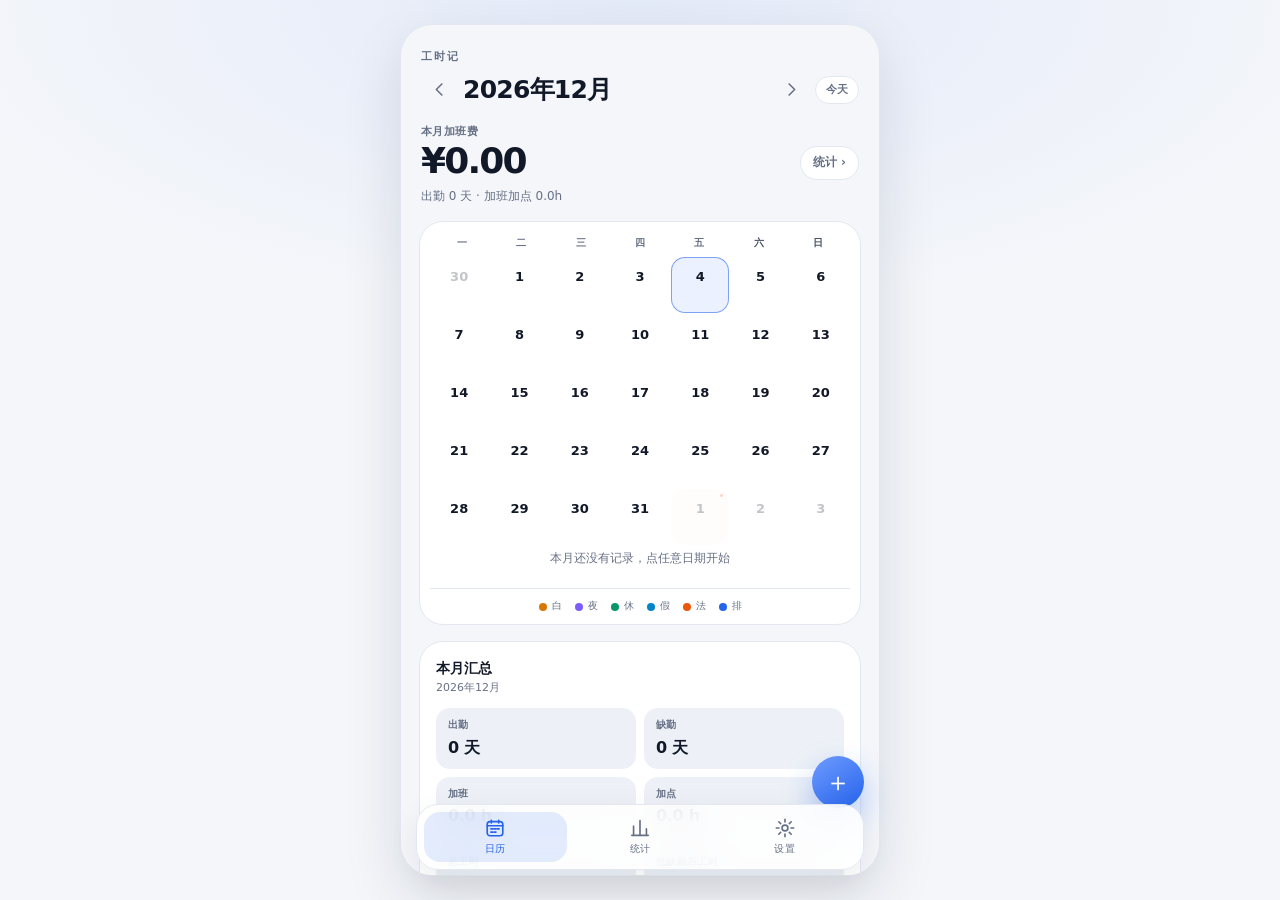
<file: worklog/index.html>
<!doctype html>
<html lang="zh-CN" data-theme="system">
<head>
  <meta charset="utf-8" />
  <meta name="viewport" content="width=device-width, initial-scale=1, viewport-fit=cover" />
  <title>工时记 · 白夜班工时与加班费</title>
  <meta name="description" content="白夜班工时记录：加班、加点、缺勤、请假、法定节假日与加班费，离线可用。" />
  <meta name="theme-color" content="#080B11" />
  <meta name="color-scheme" content="dark light" />
  <link rel="manifest" href="./manifest.webmanifest" />
  <link rel="icon" type="image/png" sizes="32x32" href="./icons/favicon-32.png" />
  <link rel="apple-touch-icon" href="./icons/apple-touch-icon.png" />
  <meta name="apple-mobile-web-app-capable" content="yes" />
  <meta name="mobile-web-app-capable" content="yes" />
  <meta name="apple-mobile-web-app-status-bar-style" content="black-translucent" />
  <meta name="apple-mobile-web-app-title" content="工时记" />
  <link rel="stylesheet" href="./css/style.css" />
</head>
<body>
  <div class="app" id="app">
    <main class="view" id="view" aria-live="polite"></main>
    <nav class="nav" id="nav" aria-label="主导航"></nav>
    <button class="fab" id="fab" type="button" aria-label="记录今天">＋</button>
  </div>
  <div class="overlay hidden" id="overlay"></div>
  <div class="toast hidden" id="toast" role="status"></div>
  <noscript><div class="noscript">需要启用 JavaScript 才能使用工时记。</div></noscript>
  <script type="module" src="./js/app.js"></script>
</body>
</html>
</file>
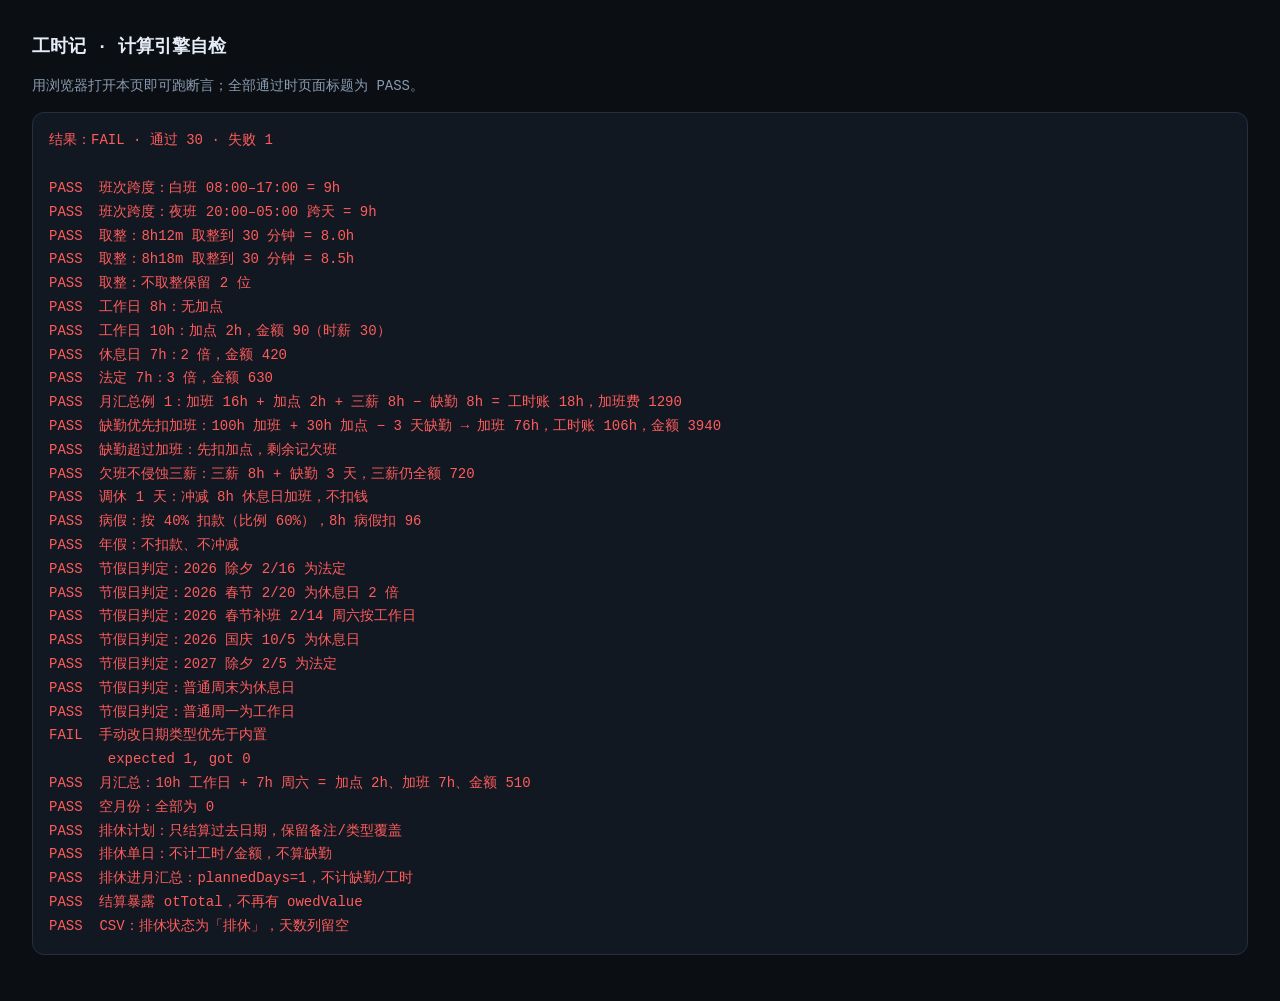
<file: worklog/selftest.html>
<!doctype html>
<html lang="zh-CN">
<head>
<meta charset="utf-8" />
<meta name="viewport" content="width=device-width, initial-scale=1" />
<title>工时记 · 自检</title>
<style>
  body { background:#0B0F14; color:#E6EDF7; font:14px/1.7 ui-monospace, SFMono-Regular, Menlo, Consolas, monospace; padding:24px; }
  h1 { font-size:18px; margin:0 0 12px; }
  .pass { color:#2FBF71; }
  .fail { color:#FF5C5C; }
  .muted { color:#8A9BB1; }
  pre { white-space:pre-wrap; background:#121821; border:1px solid #243040; border-radius:12px; padding:16px; }
</style>
</head>
<body>
<h1>工时记 · 计算引擎自检</h1>
<div class="muted">用浏览器打开本页即可跑断言；全部通过时页面标题为 PASS。</div>
<pre id="out">running…</pre>
<script type="module" src="./js/selftest.js"></script>
</body>
</html>
</file>
<file: switch-ledger/styles.css>
:root {
  --bg: #f2ede3;
  --bg-deep: #e9e2d5;
  --surface: #fbf8f1;
  --surface-soft: #f6f0e5;
  --surface-strong: #fffdf8;
  --ink: #1b2620;
  --ink-soft: #3d4a43;
  --muted: #646e65;
  --muted-light: #687268;
  --line: rgba(27, 38, 32, 0.11);
  --line-strong: rgba(27, 38, 32, 0.19);
  --red: #e60012;
  --red-dark: #bf0010;
  --red-soft: #ffe7e5;
  --green: #247554;
  --green-soft: #e5f1e9;
  --gold: #e3b541;
  --shadow-sm: 0 2px 8px rgba(35, 31, 23, 0.035);
  --shadow-md: 0 16px 38px rgba(35, 31, 23, 0.08);
  --shadow-lg: 0 32px 80px rgba(17, 24, 20, 0.24);
  --font: -apple-system, BlinkMacSystemFont, "Segoe UI", "PingFang SC", "Hiragino Sans GB", "Microsoft YaHei", "Noto Sans SC", sans-serif;
  --mono: "SFMono-Regular", "Cascadia Mono", "Roboto Mono", "DIN Alternate", ui-monospace, monospace;
  --radius-lg: 30px;
  --radius-md: 20px;
  --radius-sm: 13px;
}

*,
*::before,
*::after {
  box-sizing: border-box;
}

html {
  -webkit-text-size-adjust: 100%;
  scroll-behavior: smooth;
}

body {
  min-width: 320px;
  margin: 0;
  color: var(--ink);
  background:
    radial-gradient(900px 540px at 4% -12%, rgba(230, 0, 18, 0.07), transparent 62%),
    radial-gradient(760px 520px at 100% 4%, rgba(35, 61, 47, 0.07), transparent 58%),
    var(--bg);
  font-family: var(--font);
  font-size: 15px;
  line-height: 1.5;
  -webkit-font-smoothing: antialiased;
  text-rendering: optimizeLegibility;
}

body:has(dialog[open]) {
  overflow: hidden;
}

body::before {
  position: fixed;
  z-index: -1;
  inset: 0;
  pointer-events: none;
  content: "";
  opacity: 0.32;
  background-image: radial-gradient(rgba(27, 38, 32, 0.16) 0.55px, transparent 0.55px);
  background-size: 5px 5px;
  mask-image: linear-gradient(to bottom, black, transparent 70%);
}

::selection {
  color: #fff;
  background: var(--red);
}

button,
input,
select,
textarea {
  font: inherit;
  color: inherit;
}

button {
  cursor: pointer;
}

button,
a,
[role="button"],
input,
select,
textarea {
  -webkit-tap-highlight-color: transparent;
}

button:focus-visible,
a:focus-visible,
input:focus-visible,
select:focus-visible,
textarea:focus-visible {
  outline: 3px solid rgba(230, 0, 18, 0.26);
  outline-offset: 2px;
}

[hidden] {
  display: none !important;
}

h1,
h2,
h3,
p {
  margin: 0;
}

svg {
  display: block;
}

.svg-sprite {
  position: absolute;
  width: 0;
  height: 0;
  overflow: hidden;
}

.icon {
  width: 19px;
  height: 19px;
  flex: 0 0 auto;
  fill: none;
  stroke: currentColor;
  stroke-width: 1.8;
  stroke-linecap: round;
  stroke-linejoin: round;
}

.sr-only {
  position: absolute;
  width: 1px;
  height: 1px;
  padding: 0;
  margin: -1px;
  overflow: hidden;
  clip: rect(0, 0, 0, 0);
  white-space: nowrap;
  border: 0;
}

.skip-link {
  position: fixed;
  z-index: 100;
  top: 12px;
  left: 12px;
  padding: 10px 16px;
  color: #fff;
  text-decoration: none;
  background: var(--ink);
  border-radius: 10px;
  transform: translateY(-160%);
  transition: transform 0.18s ease;
}

.skip-link:focus {
  transform: translateY(0);
}

.page-shell {
  width: 100%;
  max-width: 1280px;
  margin: 0 auto;
  padding: 0 28px 52px;
}

/* ---------- Top bar ---------- */

.topbar {
  position: sticky;
  z-index: 40;
  top: 0;
  display: flex;
  align-items: center;
  justify-content: space-between;
  min-height: 82px;
  margin: 0 -28px;
  padding: 17px 28px;
  background: rgba(242, 237, 227, 0.82);
  border-bottom: 1px solid rgba(27, 38, 32, 0.07);
  backdrop-filter: blur(18px) saturate(1.2);
  -webkit-backdrop-filter: blur(18px) saturate(1.2);
}

.brand {
  display: inline-flex;
  gap: 12px;
  align-items: center;
  color: inherit;
  text-decoration: none;
  border-radius: 12px;
}

.brand-mark {
  display: grid;
  width: 42px;
  height: 48px;
  place-items: center;
  filter: drop-shadow(0 5px 10px rgba(27, 38, 32, 0.14));
}

.brand-mark svg {
  width: 34px;
  height: auto;
}

.brand-text {
  display: flex;
  flex-direction: column;
  line-height: 1.05;
}

.brand-text strong {
  font-size: 19px;
  font-weight: 800;
  letter-spacing: -0.55px;
}

.brand-text span {
  margin-top: 6px;
  color: var(--muted);
  font-family: var(--mono);
  font-size: 9px;
  font-weight: 600;
  letter-spacing: 1.35px;
}

.top-actions {
  display: flex;
  gap: 9px;
  align-items: center;
}

.view-tabs {
  display: inline-flex;
  gap: 3px;
  padding: 4px;
  background: rgba(226, 218, 204, 0.68);
  border: 1px solid rgba(27, 38, 32, 0.05);
  border-radius: 13px;
}

.view-tab {
  display: inline-flex;
  align-items: center;
  justify-content: center;
  min-height: 34px;
  padding: 0 16px;
  color: var(--muted);
  border-radius: 9px;
  font-size: 12px;
  font-weight: 600;
  text-decoration: none;
  transition: color 0.18s ease, background 0.18s ease, box-shadow 0.18s ease;
}

.view-tab:hover {
  color: var(--ink);
}

.view-tab:focus-visible {
  outline: 3px solid rgba(230, 0, 18, 0.24);
  outline-offset: 2px;
}

.view-tab.is-active,
.view-tab[aria-current="page"] {
  color: var(--ink);
  background: var(--surface-strong);
  box-shadow: 0 2px 8px rgba(35, 31, 23, 0.09);
}

.mobile-nav {
  display: none;
}

.btn {
  display: inline-flex;
  gap: 8px;
  align-items: center;
  justify-content: center;
  min-height: 44px;
  padding: 0 17px;
  border: 1px solid transparent;
  border-radius: 12px;
  font-size: 13.5px;
  font-weight: 650;
  line-height: 1;
  white-space: nowrap;
  transition: background 0.17s ease, color 0.17s ease, border-color 0.17s ease, box-shadow 0.17s ease, transform 0.17s ease;
}

.btn .icon {
  width: 18px;
  height: 18px;
}

.btn:hover {
  transform: translateY(-1px);
}

.btn:active {
  transform: translateY(0);
}

.btn:disabled {
  color: var(--muted-light);
  background: var(--bg-deep);
  border-color: transparent;
  box-shadow: none;
  cursor: default;
  transform: none;
}

.btn-primary {
  color: #fff;
  background: var(--red);
  border-color: var(--red);
  box-shadow: 0 8px 18px rgba(230, 0, 18, 0.18);
}

.btn-primary:hover {
  background: var(--red-dark);
  border-color: var(--red-dark);
  box-shadow: 0 10px 24px rgba(230, 0, 18, 0.24);
}

.btn-quiet {
  color: var(--ink-soft);
  background: rgba(255, 253, 248, 0.56);
  border-color: var(--line);
}

.btn-quiet:hover {
  background: var(--surface-strong);
  border-color: var(--line-strong);
}

.btn-ghost {
  color: var(--ink-soft);
  background: transparent;
  border-color: var(--line-strong);
}

.btn-ghost:hover {
  background: var(--surface-soft);
}

.btn-danger {
  color: #fff;
  background: var(--red);
  border-color: var(--red);
}

.btn-danger:hover {
  background: var(--red-dark);
  border-color: var(--red-dark);
}

.btn-wide {
  width: 100%;
}

.install-top {
  min-height: 44px;
}

/* ---------- Overview ---------- */

.overview {
  margin-top: 30px;
  animation: rise-in 0.5s ease both;
}

.top-layout {
  display: grid;
  grid-template-columns: minmax(0, 7fr) minmax(0, 5fr);
  gap: 18px;
  align-items: stretch;
}

.net-panel {
  position: relative;
  display: flex;
  height: 280px;
  min-height: 280px;
  padding: 24px 26px 22px;
  overflow: hidden;
  color: #f7f1e5;
  background:
    radial-gradient(500px 360px at 100% 8%, rgba(230, 0, 18, 0.24), transparent 68%),
    linear-gradient(145deg, #1c2b23 0%, #142019 54%, #101a15 100%);
  border: 1px solid rgba(255, 255, 255, 0.06);
  border-radius: var(--radius-lg);
  box-shadow: 0 24px 50px rgba(22, 32, 26, 0.17);
  flex-direction: column;
  isolation: isolate;
}

.net-panel::before {
  position: absolute;
  z-index: -1;
  top: -120px;
  right: -90px;
  width: 380px;
  height: 380px;
  content: "";
  background: radial-gradient(circle, rgba(230, 0, 18, 0.28), transparent 66%);
  border-radius: 50%;
  filter: blur(4px);
}

.net-panel::after {
  position: absolute;
  z-index: -1;
  inset: 0;
  pointer-events: none;
  content: "";
  opacity: 0.13;
  background-image:
    linear-gradient(rgba(255, 255, 255, 0.2) 1px, transparent 1px),
    linear-gradient(90deg, rgba(255, 255, 255, 0.2) 1px, transparent 1px);
  background-size: 42px 42px;
  mask-image: linear-gradient(120deg, transparent 20%, black 100%);
}

.net-watermark {
  position: absolute;
  z-index: -1;
  right: 26px;
  bottom: -70px;
  color: rgba(247, 241, 229, 0.045);
  font-family: var(--mono);
  font-size: 285px;
  font-weight: 800;
  line-height: 1;
  letter-spacing: -0.08em;
  user-select: none;
}

.net-head {
  display: flex;
  gap: 24px;
  align-items: flex-start;
  justify-content: space-between;
}

.kicker {
  display: flex;
  gap: 8px;
  align-items: center;
  color: rgba(247, 241, 229, 0.66);
  font-family: var(--mono);
  font-size: 10px;
  font-weight: 600;
  letter-spacing: 1.2px;
  text-transform: uppercase;
}

.kicker-en {
  margin-left: 2px;
  padding-left: 11px;
  color: rgba(247, 241, 229, 0.31);
  border-left: 1px solid rgba(247, 241, 229, 0.16);
}

.live-dot {
  width: 6px;
  height: 6px;
  background: var(--red);
  border-radius: 50%;
  box-shadow: 0 0 0 4px rgba(230, 0, 18, 0.15);
}

.net-number {
  display: flex;
  align-items: baseline;
  min-height: 68px;
  margin-top: 14px;
  font-family: var(--mono);
  font-size: clamp(48px, 4.4vw, 64px);
  font-weight: 700;
  line-height: 1;
  letter-spacing: -0.065em;
  font-variant-numeric: tabular-nums;
}

.net-currency {
  margin-right: 7px;
  color: rgba(247, 241, 229, 0.58);
  font-size: 0.42em;
  font-weight: 500;
  letter-spacing: 0;
}

.net-caption {
  max-width: 380px;
  margin-top: 7px;
  color: rgba(247, 241, 229, 0.54);
  font-size: 11.5px;
  line-height: 1.45;
}

.hero-stamp {
  display: flex;
  gap: 7px;
  align-items: center;
  justify-content: center;
  width: 92px;
  padding: 12px 9px 10px;
  color: rgba(247, 241, 229, 0.55);
  border: 1px solid rgba(247, 241, 229, 0.16);
  border-radius: 16px;
  flex: 0 0 auto;
  transform: rotate(2deg);
}

.hero-stamp svg {
  width: 46px;
  height: auto;
}

.hero-stamp span {
  font-family: var(--mono);
  font-size: 7.5px;
  font-weight: 600;
  letter-spacing: 1.25px;
}

.net-foot {
  display: grid;
  grid-template-columns: minmax(0, 1fr) minmax(180px, 0.85fr);
  gap: 28px;
  align-items: end;
  margin-top: auto;
  padding-top: 14px;
  border-top: 1px solid rgba(247, 241, 229, 0.13);
}

.cost-pair {
  display: flex;
  gap: 30px;
  align-items: flex-end;
}

.cost-pair > div {
  display: flex;
  flex-direction: column;
  gap: 6px;
}

.cost-pair span {
  color: rgba(247, 241, 229, 0.45);
  font-size: 10.5px;
  letter-spacing: 0.4px;
}

.cost-pair strong {
  font-family: var(--mono);
  font-size: 18px;
  font-weight: 600;
  letter-spacing: -0.4px;
  font-variant-numeric: tabular-nums;
}

.cost-pair .recovered {
  color: #9bd9b9;
}

.recovery {
  min-width: 0;
}

.recovery-label {
  display: flex;
  align-items: center;
  justify-content: space-between;
  margin-bottom: 9px;
  color: rgba(247, 241, 229, 0.45);
  font-size: 10.5px;
}

.recovery-label strong {
  color: rgba(247, 241, 229, 0.86);
  font-family: var(--mono);
  font-size: 11px;
  font-weight: 600;
}

.recovery-track {
  height: 5px;
  overflow: hidden;
  background: rgba(247, 241, 229, 0.12);
  border-radius: 99px;
}

.recovery-track span {
  display: block;
  width: 0;
  height: 100%;
  background: linear-gradient(90deg, #e60012, #ff675f);
  border-radius: inherit;
  transition: width 0.55s cubic-bezier(0.22, 1, 0.36, 1);
}

.stats-grid {
  display: grid;
  grid-template-columns: repeat(4, minmax(0, 1fr));
  gap: 14px;
  margin-top: 16px;
}

.stat-card {
  position: relative;
  display: flex;
  min-height: 152px;
  padding: 18px 19px 16px;
  overflow: hidden;
  background: linear-gradient(155deg, rgba(255, 253, 248, 0.92), rgba(247, 241, 230, 0.8));
  border: 1px solid var(--line);
  border-radius: 22px;
  box-shadow: var(--shadow-sm);
  flex-direction: column;
  transition: border-color 0.18s ease, transform 0.18s ease, box-shadow 0.18s ease;
}

.stat-card:hover {
  border-color: var(--line-strong);
  box-shadow: 0 10px 26px rgba(35, 31, 23, 0.06);
  transform: translateY(-2px);
}

.stat-card::after {
  position: absolute;
  right: -22px;
  bottom: -34px;
  width: 96px;
  height: 96px;
  content: "";
  background: radial-gradient(circle, rgba(230, 0, 18, 0.08), transparent 68%);
  border-radius: 50%;
}

.stat-top {
  display: flex;
  align-items: center;
  justify-content: space-between;
  color: var(--muted);
  font-size: 11px;
  font-weight: 600;
  letter-spacing: 0.15px;
}

.stat-index {
  color: var(--red);
  font-family: var(--mono);
  font-size: 9.5px;
  letter-spacing: 0.5px;
}

.stat-main {
  display: flex;
  gap: 4px;
  align-items: baseline;
  margin-top: 14px;
  font-family: var(--mono);
}

.stat-main strong {
  font-size: 35px;
  font-weight: 600;
  line-height: 1;
  letter-spacing: -1.6px;
  font-variant-numeric: tabular-nums;
}

.stat-main > span {
  color: var(--muted);
  font-size: 12px;
}

.stat-money strong {
  font-size: 27px;
  letter-spacing: -1.2px;
}

.stat-yen {
  color: var(--muted) !important;
  font-size: 13px !important;
}

.stat-card p {
  margin-top: auto;
  padding-top: 10px;
  color: var(--muted-light);
  font-size: 10px;
  line-height: 1.45;
}

.stats-toggle {
  display: none;
}

.view-all-link {
  display: flex;
  width: fit-content;
  gap: 6px;
  min-height: 42px;
  margin: 16px 0 0 auto;
}

.view-all-link .icon {
  width: 14px;
  height: 14px;
}

.ledger-view {
  width: 100%;
  max-width: 1220px;
  margin: 28px auto 0;
  animation: rise-in 0.45s 0.03s ease both;
}

/* ---------- Workspace and ledger ---------- */

.stats-view {
  width: 100%;
  max-width: 1220px;
  margin: 28px auto 0;
  animation: rise-in 0.45s 0.03s ease both;
}

.settings-view {
  width: 100%;
  max-width: 1000px;
  margin: 28px auto 0;
  animation: rise-in 0.45s 0.03s ease both;
}

.page-heading {
  margin-bottom: 18px;
}

.page-heading h2 {
  margin-top: 5px;
  font-size: 30px;
  font-weight: 750;
  line-height: 1.15;
  letter-spacing: -1.1px;
}

.page-sub {
  max-width: 700px;
  margin-top: 7px;
  color: var(--muted);
  font-size: 11px;
  line-height: 1.6;
}

.stats-layout {
  display: grid;
  grid-template-columns: minmax(0, 1.15fr) minmax(0, 0.85fr);
  gap: 14px;
  align-items: start;
}

.stats-layout .category-card {
  grid-column: 1 / -1;
}

.stats-empty {
  padding: 54px 24px;
  text-align: center;
  background: rgba(255, 253, 248, 0.6);
  border: 1px dashed var(--line-strong);
  border-radius: 22px;
}

.stats-empty strong {
  display: block;
  font-size: 17px;
  font-weight: 700;
}

.stats-empty p {
  max-width: 420px;
  margin: 7px auto 18px;
  color: var(--muted);
  font-size: 11.5px;
  line-height: 1.65;
}

.category-list {
  display: flex;
  gap: 16px;
  margin-top: 18px;
  flex-direction: column;
}

.category-row {
  position: relative;
  display: grid;
  grid-template-columns: minmax(0, 1fr) auto;
  gap: 7px 12px;
  align-items: center;
}

.category-row-head {
  display: flex;
  grid-column: 1 / -1;
  gap: 10px;
  align-items: baseline;
  justify-content: space-between;
  font-size: 11px;
}

.category-row-head span {
  display: inline-flex;
  gap: 7px;
  align-items: center;
  color: var(--ink-soft);
  font-weight: 650;
}

.category-row-head b {
  color: var(--muted);
  font-family: var(--mono);
  font-size: 10px;
  font-weight: 500;
}

.category-track {
  grid-column: 1 / -1;
  height: 6px;
  overflow: hidden;
  background: rgba(27, 38, 32, 0.065);
  border-radius: 99px;
}

.category-track i {
  display: block;
  height: 100%;
  background: var(--dot, var(--muted));
  border-radius: inherit;
  transition: width 0.45s ease;
}

.category-percent {
  position: absolute;
  right: 0;
  bottom: -13px;
  color: var(--muted-light);
  font-family: var(--mono);
  font-size: 8px;
}

.settings-page {
  padding-bottom: 8px;
}

.settings-card {
  padding: 22px 24px;
  margin-bottom: 14px;
  background: rgba(255, 253, 248, 0.7);
  border: 1px solid var(--line);
  border-radius: 22px;
  box-shadow: var(--shadow-sm);
}

.settings-card-head {
  display: flex;
  gap: 18px;
  align-items: flex-start;
  justify-content: space-between;
}

.settings-card-head h3 {
  margin-top: 3px;
  font-size: 18px;
  font-weight: 700;
  letter-spacing: -0.4px;
}

.settings-card-head p {
  margin-top: 5px;
  color: var(--muted);
  font-size: 10.5px;
  line-height: 1.55;
}

.theme-options {
  display: grid;
  grid-template-columns: repeat(3, 1fr);
  gap: 9px;
  margin-top: 16px;
}

.theme-option {
  min-height: 48px;
  padding: 0 12px;
  color: var(--ink-soft);
  background: var(--surface-soft);
  border: 1px solid var(--line);
  border-radius: 13px;
  font-size: 12px;
  font-weight: 650;
  transition: border-color 0.16s ease, background 0.16s ease, box-shadow 0.16s ease;
}

.theme-option:hover {
  border-color: var(--line-strong);
}

.theme-option.is-active,
.theme-option[aria-pressed="true"] {
  color: var(--red);
  background: var(--red-soft);
  border-color: rgba(230, 0, 18, 0.28);
  box-shadow: 0 0 0 1px rgba(230, 0, 18, 0.08) inset;
}

.option-accordion {
  display: flex;
  gap: 8px;
  margin-top: 16px;
  flex-direction: column;
}

.option-accordion-item {
  overflow: hidden;
  background: var(--surface-strong);
  border: 1px solid var(--line);
  border-radius: 14px;
}

.option-accordion-head {
  display: flex;
  width: 100%;
  min-height: 48px;
  padding: 0 13px;
  color: var(--ink-soft);
  text-align: left;
  background: transparent;
  border: 0;
  font-family: inherit;
  align-items: center;
  gap: 8px;
}

.option-accordion-head:hover {
  background: var(--surface-soft);
}

.option-accordion-head.is-open {
  color: var(--ink);
  background: var(--surface-soft);
}

.option-accordion-head > span:first-child {
  font-size: 12px;
  font-weight: 700;
}

.option-accordion-chevron {
  width: 15px;
  height: 15px;
  margin-left: auto;
  color: var(--muted-light);
  transition: transform 0.18s ease;
}

.option-accordion-head.is-open .option-accordion-chevron {
  transform: rotate(90deg);
}

.option-tab-count {
  display: inline-flex;
  min-width: 19px;
  height: 18px;
  padding: 0 5px;
  color: var(--muted);
  background: var(--surface);
  border-radius: 99px;
  font-family: var(--mono);
  font-size: 8.5px;
  align-items: center;
  justify-content: center;
}

.option-accordion-head.is-open .option-tab-count {
  color: var(--ink-soft);
  background: var(--surface);
}

.option-panel {
  padding: 0 12px 12px;
}

.option-panel .option-group {
  padding-top: 12px;
  margin-top: 0;
  border-top: 1px solid var(--line);
}

.option-group {
  padding-top: 18px;
  margin-top: 18px;
  border-top: 1px solid var(--line);
}

.option-group-head {
  display: flex;
  gap: 12px;
  align-items: baseline;
  justify-content: space-between;
}

.option-group-head h4 {
  font-size: 13px;
  font-weight: 700;
}

.option-group-head span {
  color: var(--muted-light);
  font-size: 9px;
}

.option-add {
  display: flex;
  gap: 8px;
  align-items: center;
  margin-top: 10px;
}

.option-add input {
  min-width: 0;
  height: 40px;
  padding: 0 12px;
  color: var(--ink);
  background: var(--surface-strong);
  border: 1px solid var(--line-strong);
  border-radius: 11px;
  font-size: 12px;
  flex: 1;
}

.option-add .currency-code-input {
  max-width: 90px;
  font-family: var(--mono);
  text-transform: uppercase;
}

.option-add .btn {
  min-height: 40px;
  padding: 0 13px;
  font-size: 11.5px;
  white-space: nowrap;
}

.option-list {
  display: grid;
  grid-template-columns: 1fr;
  gap: 8px;
  margin-top: 10px;
}

@media (min-width: 1000px) {
  .option-list {
    grid-template-columns: repeat(2, minmax(0, 1fr));
  }
}

.option-row {
  display: flex;
  gap: 12px;
  align-items: center;
  justify-content: space-between;
  padding: 10px 12px;
  background: var(--surface-strong);
  border: 1px solid var(--line);
  border-radius: 12px;
}

.option-main {
  min-width: 0;
}

.option-title {
  display: flex;
  gap: 6px;
  align-items: center;
  flex-wrap: wrap;
}

.option-title strong {
  overflow: hidden;
  color: var(--ink);
  font-size: 12px;
  font-weight: 650;
  text-overflow: ellipsis;
  white-space: nowrap;
}

.option-badge {
  padding: 2px 6px;
  color: var(--muted);
  background: var(--surface-soft);
  border-radius: 99px;
  font-family: var(--mono);
  font-size: 8px;
  letter-spacing: 0.2px;
}

.option-badge.is-off {
  color: var(--red);
  background: var(--red-soft);
}

.option-badge.is-currency {
  color: var(--green);
  background: var(--green-soft);
}

.option-usage {
  display: block;
  margin-top: 3px;
  color: var(--muted-light);
  font-size: 9px;
}

.option-actions {
  display: flex;
  gap: 5px;
  align-items: center;
  flex: 0 0 auto;
}

.option-action {
  min-height: 30px;
  padding: 0 8px;
  color: var(--muted);
  background: var(--surface-soft);
  border: 1px solid transparent;
  border-radius: 8px;
  font-size: 9.5px;
  font-weight: 600;
  white-space: nowrap;
}

.option-action:hover {
  color: var(--ink);
  border-color: var(--line-strong);
}

.option-action.is-danger {
  color: var(--red);
}

.option-action:disabled {
  color: var(--muted-light);
  opacity: 0.55;
  cursor: not-allowed;
}

.option-fixed {
  color: var(--muted-light);
  font-size: 9px;
  white-space: nowrap;
}

.settings-reset-row {
  display: flex;
  gap: 14px;
  align-items: center;
  justify-content: space-between;
  padding-top: 18px;
  margin-top: 18px;
  border-top: 1px solid var(--line);
}

.settings-reset-row p {
  max-width: 540px;
  color: var(--muted);
  font-size: 9.5px;
  line-height: 1.5;
}

.settings-actions {
  display: flex;
  gap: 9px;
  align-items: center;
  flex-wrap: wrap;
  margin-top: 14px;
}

.settings-note {
  margin-top: 12px;
  color: var(--muted-light);
  font-size: 9.5px;
  line-height: 1.5;
}

.settings-about-row {
  display: flex;
  gap: 16px;
  align-items: baseline;
  justify-content: space-between;
  padding: 9px 0;
  border-bottom: 1px solid var(--line);
  color: var(--muted);
  font-size: 10.5px;
}

.settings-about-row strong {
  color: var(--ink-soft);
  font-family: var(--mono);
  font-size: 10px;
  font-weight: 600;
  text-align: right;
}

.section-head {
  display: flex;
  gap: 20px;
  align-items: flex-end;
  justify-content: space-between;
}

.kicker-small {
  color: var(--muted-light);
  font-family: var(--mono);
  font-size: 9px;
  font-weight: 600;
  letter-spacing: 1.5px;
  text-transform: uppercase;
}

.section-head h2 {
  margin-top: 5px;
  font-size: 27px;
  font-weight: 750;
  line-height: 1.15;
  letter-spacing: -1px;
}

.view-tools {
  display: flex;
  gap: 9px;
  min-width: 0;
  align-items: center;
}

.search-field {
  position: relative;
  min-width: 0;
  display: flex;
  align-items: center;
  width: 226px;
  height: 42px;
  background: rgba(255, 253, 248, 0.72);
  border: 1px solid var(--line);
  border-radius: 12px;
  transition: border-color 0.17s ease, background 0.17s ease, box-shadow 0.17s ease;
}

.search-field:focus-within {
  background: var(--surface-strong);
  border-color: rgba(230, 0, 18, 0.32);
  box-shadow: 0 0 0 3px rgba(230, 0, 18, 0.07);
}

.search-icon {
  width: 17px;
  height: 17px;
  margin-left: 13px;
  color: var(--muted-light);
}

.search-field input {
  width: 100%;
  height: 100%;
  min-width: 0;
  padding: 0 34px 0 9px;
  background: transparent;
  border: 0;
  outline: 0;
  font-size: 12.5px;
}

.search-field input::placeholder {
  color: var(--muted-light);
}

.search-field input::-webkit-search-cancel-button {
  display: none;
}

.search-clear {
  position: absolute;
  right: 7px;
  display: grid;
  width: 27px;
  height: 27px;
  padding: 0;
  color: var(--muted);
  background: transparent;
  border: 0;
  border-radius: 8px;
  place-items: center;
}

.search-clear:hover {
  color: var(--ink);
  background: var(--surface-soft);
}

.search-clear .icon {
  width: 14px;
  height: 14px;
}

.select-wrap {
  position: relative;
  display: flex;
  align-items: center;
  height: 42px;
  background: rgba(255, 253, 248, 0.72);
  border: 1px solid var(--line);
  border-radius: 12px;
}

.select-wrap:focus-within {
  border-color: rgba(230, 0, 18, 0.32);
  box-shadow: 0 0 0 3px rgba(230, 0, 18, 0.07);
}

.select-wrap select {
  height: 100%;
  padding: 0 36px 0 13px;
  appearance: none;
  background: transparent;
  border: 0;
  outline: 0;
  font-size: 12.5px;
  cursor: pointer;
}

.select-wrap select:disabled {
  color: var(--muted);
  cursor: not-allowed;
  opacity: 0.72;
}

.select-wrap select:disabled + .select-chevron {
  opacity: 0.35;
}

.select-chevron {
  position: absolute;
  right: 13px;
  width: 7px;
  height: 7px;
  pointer-events: none;
  border-right: 1.7px solid var(--muted);
  border-bottom: 1.7px solid var(--muted);
  transform: translateY(-2px) rotate(45deg);
}

.segmented {
  display: inline-flex;
  gap: 3px;
  padding: 4px;
  background: rgba(226, 218, 204, 0.68);
  border: 1px solid rgba(27, 38, 32, 0.05);
  border-radius: 13px;
}

.segmented button {
  display: inline-flex;
  gap: 7px;
  align-items: center;
  min-height: 34px;
  padding: 0 13px;
  color: var(--muted);
  background: transparent;
  border: 0;
  border-radius: 9px;
  font-size: 12px;
  font-weight: 600;
  transition: background 0.18s ease, color 0.18s ease, box-shadow 0.18s ease;
}

.segmented button:hover {
  color: var(--ink);
}

.segmented button.is-active {
  color: var(--ink);
  background: var(--surface-strong);
  box-shadow: 0 2px 8px rgba(35, 31, 23, 0.09);
}

.segmented button span {
  min-width: 17px;
  padding: 1px 5px;
  color: var(--muted);
  background: rgba(27, 38, 32, 0.06);
  border-radius: 99px;
  font-family: var(--mono);
  font-size: 9px;
  line-height: 1.5;
  text-align: center;
}

.segmented button.is-active span {
  color: var(--red);
  background: var(--red-soft);
}

.result-label {
  color: var(--muted-light);
  font-family: var(--mono);
  font-size: 10px;
  letter-spacing: 0.2px;
  white-space: nowrap;
}

.filter-panel {
  margin-top: 19px;
}

.filter-top {
  display: flex;
  gap: 12px;
  align-items: center;
  justify-content: space-between;
  min-width: 0;
}

.type-chips {
  display: flex;
  width: fit-content;
  max-width: 100%;
  min-width: 0;
  flex: 0 1 auto;
  flex-wrap: wrap;
  overflow: visible;
}

.type-chips::-webkit-scrollbar {
  display: none;
}

.type-chips .filter-chip {
  white-space: nowrap;
  flex: 0 0 auto;
}

.status-chips {
  display: inline-flex;
  width: max-content;
  max-width: 100%;
  margin-top: 9px;
  overflow-x: auto;
  flex-wrap: nowrap;
  scrollbar-width: none;
}

.status-chips::-webkit-scrollbar {
  display: none;
}

.status-chips button {
  white-space: nowrap;
}

.record-list {
  display: flex;
  gap: 10px;
  margin-top: 14px;
  flex-direction: column;
}

.record-card {
  position: relative;
  display: grid;
  grid-template-areas: "art body money actions";
  grid-template-columns: 54px minmax(0, 1fr) auto auto;
  gap: 16px;
  align-items: center;
  padding: 14px 14px 14px 15px;
  background: rgba(255, 253, 248, 0.78);
  border: 1px solid var(--line);
  border-radius: 18px;
  box-shadow: 0 1px 2px rgba(35, 31, 23, 0.02);
  transition: background 0.18s ease, border-color 0.18s ease, transform 0.18s ease, box-shadow 0.18s ease;
  animation: card-in 0.34s ease both;
}

.record-card:hover {
  background: var(--surface-strong);
  border-color: var(--line-strong);
  box-shadow: 0 8px 24px rgba(35, 31, 23, 0.055);
  transform: translateY(-1px);
}

.game-token {
  grid-area: art;
  position: relative;
  display: flex;
  width: 54px;
  height: 62px;
  padding-bottom: 9px;
  overflow: hidden;
  color: var(--ink);
  background: #f8f1e3;
  border: 1px solid rgba(27, 38, 32, 0.12);
  border-radius: 9px;
  box-shadow: 0 4px 10px rgba(35, 31, 23, 0.09);
  align-items: flex-end;
  justify-content: center;
  flex: 0 0 auto;
}

.game-token::before {
  position: absolute;
  top: 0;
  right: 0;
  left: 0;
  height: 14px;
  content: "";
  background: var(--token, var(--red));
}

.game-token::after {
  position: absolute;
  top: 5px;
  right: 8px;
  width: 11px;
  height: 2px;
  content: "";
  background: rgba(255, 255, 255, 0.7);
  border-radius: 2px;
  box-shadow: 0 4px 0 rgba(255, 255, 255, 0.28);
}

.game-token span {
  overflow: hidden;
  font-family: "Songti SC", "Noto Serif SC", Georgia, serif;
  font-size: 23px;
  font-weight: 700;
  line-height: 1;
  text-overflow: clip;
}

.record-card.is-sold .game-token {
  opacity: 0.82;
}

.record-body {
  grid-area: body;
  min-width: 0;
}

.record-title-row {
  display: flex;
  gap: 8px;
  align-items: center;
  min-width: 0;
}

.record-title {
  overflow: hidden;
  font-size: 15.5px;
  font-weight: 680;
  line-height: 1.35;
  letter-spacing: -0.2px;
  text-overflow: ellipsis;
  white-space: nowrap;
}

.status-badge {
  display: inline-flex;
  gap: 5px;
  align-items: center;
  min-height: 21px;
  padding: 0 8px;
  border-radius: 99px;
  font-size: 9.5px;
  font-weight: 650;
  white-space: nowrap;
  flex: 0 0 auto;
}

.status-badge::before {
  width: 5px;
  height: 5px;
  content: "";
  background: currentColor;
  border-radius: 50%;
}

.status-owned {
  color: var(--green);
  background: var(--green-soft);
}

.status-sold {
  color: #8a6a22;
  background: #f7eed6;
}

.status-topup {
  color: #7356a8;
  background: #efe9f8;
}

.status-eshop {
  color: #1d6b73;
  background: #e4f2f2;
}

.status-direct {
  color: #8a6a22;
  background: #f7eed6;
}

.record-meta {
  display: flex;
  gap: 6px;
  align-items: center;
  min-width: 0;
  margin-top: 5px;
  overflow: hidden;
  color: var(--muted);
  font-size: 11px;
  white-space: nowrap;
  text-overflow: ellipsis;
}

.record-meta span {
  overflow: hidden;
  text-overflow: ellipsis;
}

.record-meta .meta-dot {
  width: 2.5px;
  height: 2.5px;
  background: var(--muted-light);
  border-radius: 50%;
  flex: 0 0 auto;
}

.record-kind {
  color: var(--red);
  font-weight: 650;
}

.record-kind.is-accessory {
  color: var(--green);
}

.record-kind.is-pointcard {
  color: #9a6514;
}

.record-kind.is-eshop {
  color: #1d6b73;
}

.record-money .money-sub.is-balance,
.record-money .money-sub.is-purchase {
  color: var(--muted);
}

.record-note {
  margin-top: 4px;
  overflow: hidden;
  color: var(--muted-light);
  font-size: 10.5px;
  line-height: 1.4;
  text-overflow: ellipsis;
  white-space: nowrap;
}

.record-sale-line {
  display: flex;
  gap: 5px;
  align-items: center;
  margin-top: 4px;
  overflow: hidden;
  color: var(--green);
  font-size: 10px;
  font-weight: 500;
  text-overflow: ellipsis;
  white-space: nowrap;
}

.sale-pin {
  width: 4px;
  height: 4px;
  background: currentColor;
  border-radius: 50%;
  flex: 0 0 auto;
}

.record-list.no-animation .record-card {
  animation: none;
}

.record-money {
  grid-area: money;
  display: flex;
  align-items: flex-end;
  min-width: 100px;
  padding-right: 3px;
  text-align: right;
  flex-direction: column;
}

.money-label {
  color: var(--muted-light);
  font-size: 9.5px;
  letter-spacing: 0.35px;
}

.record-money strong {
  margin-top: 1px;
  font-family: var(--mono);
  font-size: 17px;
  font-weight: 600;
  line-height: 1.2;
  letter-spacing: -0.6px;
  font-variant-numeric: tabular-nums;
}

.record-money .money-sub {
  margin-top: 3px;
  color: var(--green);
  font-family: var(--mono);
  font-size: 9.5px;
  font-weight: 600;
}

.record-card.is-sold .record-money strong {
  color: var(--ink-soft);
}

.record-actions {
  grid-area: actions;
  display: flex;
  gap: 2px;
  align-items: center;
  opacity: 0.55;
  transition: opacity 0.16s ease;
}

.record-card:hover .record-actions,
.record-card:focus-within .record-actions {
  opacity: 1;
}

.card-action {
  display: grid;
  width: 31px;
  height: 31px;
  padding: 0;
  color: var(--muted);
  background: transparent;
  border: 0;
  border-radius: 8px;
  place-items: center;
}

.card-action:hover {
  color: var(--ink);
  background: var(--surface-soft);
}

.card-action.delete:hover {
  color: var(--red);
  background: var(--red-soft);
}

.card-action .icon {
  width: 15px;
  height: 15px;
}

/* ---------- Empty state ---------- */

.empty-state {
  display: none;
  align-items: center;
  padding: 42px 24px 46px;
  margin-top: 14px;
  text-align: center;
  background: rgba(255, 253, 248, 0.42);
  border: 1px dashed rgba(27, 38, 32, 0.17);
  border-radius: 22px;
  flex-direction: column;
}

.empty-state.is-visible {
  display: flex;
}

.empty-art {
  width: 176px;
  height: 140px;
  margin-bottom: 7px;
}

.empty-art svg {
  width: 100%;
  height: 100%;
}

.empty-state h3 {
  font-size: 19px;
  font-weight: 700;
  letter-spacing: -0.4px;
}

.empty-state p {
  max-width: 330px;
  margin-top: 7px;
  color: var(--muted);
  font-size: 12px;
  line-height: 1.65;
}

.empty-state .btn {
  margin-top: 19px;
}

/* ---------- Side rail ---------- */

.insights {
  min-width: 0;
  margin-top: 28px;
}

.insights-summary {
  display: flex;
  gap: 9px;
  align-items: center;
  min-height: 56px;
  padding: 14px 18px;
  background: rgba(255, 253, 248, 0.7);
  border: 1px solid var(--line);
  border-radius: 18px;
  box-shadow: var(--shadow-sm);
  cursor: pointer;
  list-style: none;
}

.insights-summary::-webkit-details-marker {
  display: none;
}

.insights-summary:focus-visible {
  outline: 3px solid rgba(230, 0, 18, 0.2);
  outline-offset: 2px;
}

.insights-summary strong {
  color: var(--ink);
  font-size: 15px;
  font-weight: 700;
  letter-spacing: -0.2px;
}

.insights-chevron {
  width: 13px !important;
  height: 13px !important;
  margin-left: auto;
  color: var(--muted);
  transition: transform 0.18s ease;
}

.insights[open] .insights-summary {
  margin-bottom: 14px;
}

.insights[open] .insights-chevron {
  transform: rotate(90deg);
}

.insights-grid {
  display: grid;
  grid-template-columns: repeat(2, minmax(0, 1fr));
  gap: 14px;
}

.insights-grid .data-card {
  grid-column: 1 / -1;
}

.rail-card {
  padding: 20px;
  background: rgba(255, 253, 248, 0.7);
  border: 1px solid var(--line);
  border-radius: 22px;
  box-shadow: var(--shadow-sm);
}

.rail-head {
  display: flex;
  gap: 12px;
  align-items: flex-start;
  justify-content: space-between;
}

.rail-head h3 {
  margin-top: 4px;
  font-size: 16px;
  font-weight: 700;
  line-height: 1.2;
  letter-spacing: -0.4px;
}

.rail-total {
  color: var(--ink);
  font-family: var(--mono);
  font-size: 12px;
  font-weight: 600;
  letter-spacing: -0.3px;
  font-variant-numeric: tabular-nums;
}

.rail-hint {
  color: var(--muted-light);
  font-size: 9px;
}

.chart {
  display: flex;
  gap: 7px;
  align-items: flex-end;
  height: 157px;
  margin-top: 20px;
}

.chart-col {
  display: flex;
  gap: 6px;
  align-items: center;
  height: 100%;
  min-width: 0;
  flex: 1;
  flex-direction: column;
  justify-content: flex-end;
}

.chart-value {
  height: 13px;
  color: var(--muted-light);
  font-family: var(--mono);
  font-size: 8px;
  line-height: 13px;
  white-space: nowrap;
}

.chart-track {
  display: flex;
  width: 100%;
  max-width: 27px;
  height: 107px;
  overflow: hidden;
  background: rgba(27, 38, 32, 0.055);
  border-radius: 7px;
  align-items: flex-end;
}

.chart-bar {
  width: 100%;
  height: 0;
  background: linear-gradient(180deg, #f04a51, #d90012);
  border-radius: 7px 7px 4px 4px;
  transition: height 0.5s cubic-bezier(0.22, 1, 0.36, 1);
}

.chart-bar.is-zero {
  height: 3px !important;
  background: rgba(27, 38, 32, 0.14);
}

.chart-label {
  color: var(--muted-light);
  font-family: var(--mono);
  font-size: 8.5px;
  white-space: nowrap;
}

.chart-col.is-current .chart-label {
  color: var(--ink);
  font-weight: 700;
}

.chart-empty {
  display: grid;
  width: 100%;
  height: 100%;
  color: var(--muted-light);
  font-size: 11px;
  text-align: center;
  place-items: center;
}

.platform-list {
  display: flex;
  gap: 14px;
  margin-top: 18px;
  flex-direction: column;
}

.platform-row {
  display: flex;
  gap: 8px;
  flex-direction: column;
}

.platform-info {
  display: flex;
  gap: 10px;
  align-items: baseline;
  justify-content: space-between;
  font-size: 10.5px;
}

.platform-info span {
  display: inline-flex;
  gap: 7px;
  align-items: center;
  color: var(--ink-soft);
  font-weight: 600;
}

.platform-dot {
  width: 6px;
  height: 6px;
  background: var(--dot, var(--muted));
  border-radius: 2px;
}

.platform-info b {
  color: var(--muted);
  font-family: var(--mono);
  font-size: 9.5px;
  font-weight: 500;
}

.platform-track {
  height: 4px;
  overflow: hidden;
  background: rgba(27, 38, 32, 0.065);
  border-radius: 99px;
}

.platform-track i {
  display: block;
  height: 100%;
  background: var(--dot, var(--muted));
  border-radius: inherit;
  transition: width 0.45s ease;
}

.platform-empty {
  padding: 15px 0 5px;
  color: var(--muted-light);
  font-size: 10.5px;
  text-align: center;
}

.local-badge {
  display: inline-flex;
  gap: 5px;
  align-items: center;
  padding: 4px 7px;
  color: var(--green);
  background: var(--green-soft);
  border-radius: 99px;
  font-size: 8.5px;
  font-weight: 650;
}

.local-badge span {
  width: 5px;
  height: 5px;
  background: currentColor;
  border-radius: 50%;
}

.rail-copy {
  margin-top: 11px;
  color: var(--muted);
  font-size: 11px;
  line-height: 1.65;
}

.rail-button {
  display: flex;
  gap: 9px;
  align-items: center;
  width: 100%;
  min-height: 40px;
  padding: 0 2px;
  color: var(--ink-soft);
  background: transparent;
  border: 0;
  border-bottom: 1px solid var(--line);
  font-size: 11.5px;
  font-weight: 600;
  text-align: left;
}

.rail-button:hover {
  color: var(--red);
}

.rail-button .icon {
  width: 15px;
  height: 15px;
  color: var(--muted);
}

.rail-button:hover .icon {
  color: var(--red);
}

.rail-chevron {
  width: 13px !important;
  height: 13px !important;
  margin-left: auto;
}

.storage-note {
  margin-top: 12px;
  color: var(--muted-light);
  font-family: var(--mono);
  font-size: 9px;
  letter-spacing: 0.15px;
}

.wallet-panel {
  display: flex;
  height: 280px;
  min-height: 280px;
  min-width: 0;
  padding: 18px 20px 16px;
  margin-top: 0;
  overflow: hidden;
  background: rgba(255, 253, 248, 0.7);
  border: 1px solid var(--line);
  border-radius: 24px;
  box-shadow: var(--shadow-sm);
  flex-direction: column;
}

.wallet-head {
  display: flex;
  gap: 12px;
  align-items: flex-start;
  justify-content: space-between;
  flex: 0 0 auto;
}

.wallet-head h2 {
  margin-top: 3px;
  font-size: 20px;
  font-weight: 750;
  line-height: 1.15;
  letter-spacing: -0.7px;
}

.wallet-sub {
  max-width: 520px;
  margin-top: 4px;
  color: var(--muted);
  font-size: 9.5px;
  line-height: 1.45;
}

.wallet-adjust-btn {
  min-height: 34px;
  padding: 0 10px;
  font-size: 10px;
  flex: 0 0 auto;
}

.wallet-list {
  display: grid;
  grid-template-columns: 1fr;
  gap: 8px;
  align-content: start;
  min-height: 0;
  margin-top: 11px;
  padding-right: 2px;
  overflow-y: auto;
  overscroll-behavior: contain;
  scrollbar-width: auto;
  scrollbar-color: rgba(27, 38, 32, 0.24) transparent;
  flex: 1;
}

.wallet-list::-webkit-scrollbar {
  width: 5px;
}

.wallet-list::-webkit-scrollbar-thumb {
  background: rgba(27, 38, 32, 0.2);
  border-radius: 99px;
}

.wallet-list:not(.is-single):not(.is-empty) {
  grid-template-columns: repeat(2, minmax(0, 1fr));
}

.wallet-card {
  position: relative;
  display: flex;
  min-width: 0;
  width: 100%;
  max-width: none;
  min-height: 108px;
  padding: 11px 12px 10px;
  color: var(--ink);
  text-align: left;
  background:
    radial-gradient(100px 100px at 100% 0, rgba(230, 0, 18, 0.06), transparent 70%),
    var(--surface-strong);
  border: 1px solid var(--line);
  border-radius: 16px;
  box-shadow: 0 2px 8px rgba(35, 31, 23, 0.025);
  flex-direction: column;
  transition: border-color 0.18s ease, transform 0.18s ease, box-shadow 0.18s ease;
}

.wallet-card > * {
  flex-shrink: 0;
}

.wallet-card:hover {
  border-color: var(--line-strong);
  box-shadow: 0 8px 20px rgba(35, 31, 23, 0.06);
  transform: translateY(-1px);
}

.wallet-card-top {
  display: flex;
  gap: 8px;
  align-items: center;
}

.wallet-region {
  color: var(--ink-soft);
  font-size: 11px;
  font-weight: 700;
}

.wallet-currency {
  padding: 2px 6px;
  color: var(--muted);
  background: var(--surface-soft);
  border-radius: 5px;
  font-family: var(--mono);
  font-size: 8px;
  font-weight: 600;
  letter-spacing: 0.4px;
}

.wallet-amount {
  margin-top: 8px;
  overflow: hidden;
  font-family: var(--mono);
  font-size: 22px;
  font-weight: 600;
  line-height: 1.15;
  letter-spacing: -0.9px;
  text-overflow: ellipsis;
  white-space: nowrap;
  font-variant-numeric: tabular-nums;
}

.wallet-card.is-negative .wallet-amount {
  color: var(--red);
}

.wallet-card.is-negative .wallet-meta {
  color: var(--red-dark);
}

.wallet-meta {
  margin-top: 5px;
  overflow: hidden;
  color: var(--muted-light);
  font-size: 9px;
  text-overflow: ellipsis;
  white-space: nowrap;
}

.wallet-edit {
  display: inline-flex;
  gap: 4px;
  align-items: center;
  margin-top: auto;
  padding-top: 8px;
  color: var(--muted);
  font-size: 9px;
}

.wallet-edit .icon {
  width: 11px;
  height: 11px;
}

.wallet-card {
  cursor: pointer;
  -webkit-tap-highlight-color: transparent;
  -webkit-user-select: none;
  user-select: none;
  touch-action: manipulation;
}

.wallet-card:focus:not(:focus-visible) {
  outline: none;
}

.wallet-card:focus-visible {
  outline: 3px solid rgba(230, 0, 18, 0.24);
  outline-offset: 2px;
}

.wallet-card-foot {
  display: flex;
  gap: 8px;
  align-items: center;
  justify-content: space-between;
  margin-top: auto;
  padding-top: 8px;
}

.wallet-card-foot .wallet-edit {
  margin-top: 0;
  padding-top: 0;
}

.wallet-adjust-link {
  padding: 0;
  font-family: inherit;
  background: transparent;
  border: 0;
  cursor: pointer;
}

.wallet-open {
  display: inline-flex;
  gap: 2px;
  align-items: center;
  color: var(--muted-light);
  font-family: var(--mono);
  font-size: 8.5px;
}

.wallet-open .icon {
  width: 11px;
  height: 11px;
}

.wallet-card:hover .wallet-edit,
.wallet-card:hover .wallet-open {
  color: var(--red);
}

.wallet-empty {
  display: flex;
  gap: 16px;
  align-items: center;
  justify-content: space-between;
  padding: 16px;
  background: var(--surface-soft);
  border: 1px dashed var(--line-strong);
  border-radius: 14px;
}

.wallet-empty strong {
  display: block;
  font-size: 11.5px;
  font-weight: 650;
}

.wallet-empty p {
  margin-top: 3px;
  color: var(--muted);
  font-size: 9.5px;
}

.wallet-empty-action {
  padding: 7px 10px;
  color: var(--red);
  background: var(--red-soft);
  border: 0;
  border-radius: 8px;
  font-size: 10px;
  font-weight: 650;
  white-space: nowrap;
}

.wallet-hint {
  padding: 10px 12px;
  background: var(--green-soft);
  border: 1px solid rgba(36, 117, 84, 0.14);
  border-radius: 12px;
}

.wallet-hint p {
  color: var(--green);
  font-size: 10.5px;
  line-height: 1.55;
}

.wallet-hint.is-negative {
  background: var(--red-soft);
  border-color: rgba(230, 0, 18, 0.14);
}

.wallet-hint.is-negative p {
  color: var(--red);
}

.money-input.currency-input > span {
  font-size: 10.5px;
  letter-spacing: -0.2px;
}

.money-input.currency-input input {
  padding-left: 41px;
}

.wallet-modal {
  width: min(560px, calc(100vw - 32px));
}

.wallet-form-body {
  padding: 4px 28px 22px;
}

.wallet-form-tip {
  margin-top: 15px;
  padding: 10px 12px;
  color: var(--muted);
  background: var(--surface-soft);
  border-radius: 10px;
  font-size: 9.5px;
  line-height: 1.6;
}

.wallet-form-body .form-error {
  margin-top: 10px;
}

.page-footer {
  display: flex;
  gap: 20px;
  align-items: center;
  justify-content: space-between;
  margin-top: 54px;
  padding-top: 20px;
  color: var(--muted-light);
  border-top: 1px solid var(--line);
  font-size: 9.5px;
}

.settings-footer {
  display: flex;
  gap: 20px;
  align-items: center;
  justify-content: space-between;
  margin-top: 20px;
  padding: 18px 4px 4px;
  color: var(--muted-light);
  border-top: 1px solid var(--line);
  font-size: 9.5px;
}

/* ---------- Dialogs ---------- */

dialog {
  max-width: none;
  max-height: none;
  padding: 0;
  color: var(--ink);
  background: transparent;
  border: 0;
}

dialog::backdrop {
  background: rgba(16, 24, 20, 0.56);
  backdrop-filter: blur(5px);
  -webkit-backdrop-filter: blur(5px);
  animation: fade-in 0.18s ease both;
}

.modal {
  width: min(760px, calc(100vw - 32px));
  max-height: min(92dvh, 920px);
}

.modal[open] {
  animation: modal-in 0.24s cubic-bezier(0.22, 1, 0.36, 1) both;
}

.modal-shell {
  display: flex;
  overflow: hidden;
  background: var(--surface);
  border: 1px solid rgba(255, 255, 255, 0.45);
  border-radius: 27px;
  box-shadow: var(--shadow-lg);
  max-height: min(92dvh, 920px);
  flex-direction: column;
}

.modal-head {
  display: flex;
  gap: 20px;
  align-items: flex-start;
  justify-content: space-between;
  padding: 27px 28px 17px;
  flex: 0 0 auto;
}

.modal-head h2 {
  margin-top: 5px;
  font-size: 27px;
  font-weight: 750;
  line-height: 1.15;
  letter-spacing: -1px;
}

.modal-sub {
  max-width: 500px;
  margin-top: 7px;
  color: var(--muted);
  font-size: 11.5px;
  line-height: 1.6;
}

.icon-btn {
  display: grid;
  width: 38px;
  height: 38px;
  padding: 0;
  color: var(--muted);
  background: var(--surface-soft);
  border: 1px solid transparent;
  border-radius: 11px;
  place-items: center;
  flex: 0 0 auto;
  transition: color 0.16s ease, background 0.16s ease;
}

.icon-btn:hover {
  color: var(--ink);
  background: var(--bg-deep);
}

.icon-btn .icon {
  width: 17px;
  height: 17px;
}

#recordForm {
  display: flex;
  min-height: 0;
  flex: 1;
  flex-direction: column;
}

.form-scroll {
  padding: 7px 28px 26px;
  overflow-y: auto;
  overscroll-behavior: contain;
}

.form-grid {
  display: grid;
  grid-template-columns: 1fr 1fr;
  gap: 17px 15px;
}

.field {
  display: flex;
  min-width: 0;
  flex-direction: column;
}

.field-full {
  grid-column: 1 / -1;
}

.field > label {
  display: flex;
  gap: 5px;
  align-items: center;
  margin-bottom: 7px;
  color: var(--ink-soft);
  font-size: 11.5px;
  font-weight: 650;
}

.required {
  color: var(--red);
  font-size: 10px;
}

.optional {
  margin-left: 2px;
  color: var(--muted-light);
  font-size: 9px;
  font-weight: 500;
}

.field input,
.field select,
.field textarea {
  width: 100%;
  min-width: 0;
  color: var(--ink);
  background: var(--surface-strong);
  border: 1px solid var(--line-strong);
  border-radius: 12px;
  font-size: 13.5px;
  transition: border-color 0.16s ease, box-shadow 0.16s ease, background 0.16s ease;
}

.field input,
.field select {
  height: 46px;
  padding: 0 13px;
}

.field textarea {
  min-height: 82px;
  padding: 11px 13px;
  line-height: 1.55;
  resize: vertical;
}

.field input::placeholder,
.field textarea::placeholder {
  color: #8a9088;
}

.field input:hover,
.field select:hover,
.field textarea:hover {
  border-color: rgba(27, 38, 32, 0.28);
}

.field input:focus,
.field select:focus,
.field textarea:focus {
  outline: 0;
  background: #fff;
  border-color: rgba(230, 0, 18, 0.45);
  box-shadow: 0 0 0 3px rgba(230, 0, 18, 0.075);
}

.field input.has-error,
.field select.has-error,
.field textarea.has-error {
  border-color: var(--red);
  box-shadow: 0 0 0 3px rgba(230, 0, 18, 0.08);
}

.field .select-wrap.has-error {
  border-color: var(--red);
  box-shadow: 0 0 0 3px rgba(230, 0, 18, 0.08);
}

.field .select-wrap {
  width: 100%;
  height: 46px;
  background: var(--surface-strong);
  border-color: var(--line-strong);
  border-radius: 12px;
}

.field .select-wrap select {
  height: 46px;
  padding-right: 38px;
  border: 0;
  background: transparent;
}

.field .select-wrap select:focus {
  box-shadow: none;
}

.field-hint {
  margin-top: 5px;
  color: var(--muted-light);
  font-size: 9px;
  text-align: right;
}

.money-input {
  position: relative;
  display: flex;
  align-items: center;
}

.money-input > span {
  position: absolute;
  left: 14px;
  z-index: 1;
  color: var(--muted);
  font-family: var(--mono);
  font-size: 12px;
  pointer-events: none;
}

.money-input input {
  padding-left: 29px;
  font-family: var(--mono);
  font-variant-numeric: tabular-nums;
}

.category-field {
  min-width: 0;
  padding: 0;
  margin: 0;
  border: 0;
}

.category-field legend {
  padding: 0;
  margin-bottom: 7px;
  color: var(--ink-soft);
  font-size: 11.5px;
  font-weight: 650;
}

.category-options {
  display: grid;
  grid-template-columns: repeat(4, 1fr);
  gap: 10px;
}

.category-option {
  position: relative;
  display: block;
  min-width: 0;
  cursor: pointer;
}

.category-option input {
  position: absolute;
  width: 1px;
  height: 1px;
  opacity: 0;
  pointer-events: none;
}

.category-option-body {
  display: flex;
  gap: 10px;
  align-items: center;
  min-height: 62px;
  padding: 10px 12px;
  background: var(--surface-strong);
  border: 1px solid var(--line-strong);
  border-radius: 14px;
  transition: background 0.17s ease, border-color 0.17s ease, box-shadow 0.17s ease;
}

.category-option:hover .category-option-body {
  border-color: rgba(27, 38, 32, 0.31);
}

.category-option input:checked + .category-option-body {
  background: linear-gradient(135deg, #fff8f5, #fbf2e8);
  border-color: var(--red);
  box-shadow: 0 0 0 1px var(--red) inset;
}

.category-option input:focus-visible + .category-option-body {
  outline: 3px solid rgba(230, 0, 18, 0.24);
  outline-offset: 2px;
}

.category-icon {
  display: grid;
  width: 34px;
  height: 34px;
  color: var(--muted);
  background: var(--surface-soft);
  border-radius: 10px;
  place-items: center;
  flex: 0 0 auto;
}

.category-icon .icon {
  width: 19px;
  height: 19px;
}

.category-option input:checked + .category-option-body .category-icon {
  color: var(--red);
  background: var(--red-soft);
}

.category-copy {
  display: flex;
  min-width: 0;
  flex-direction: column;
  line-height: 1.2;
}

.category-copy b {
  font-size: 12.5px;
  font-weight: 700;
}

.category-copy small {
  margin-top: 3px;
  overflow: hidden;
  color: var(--muted);
  font-size: 9px;
  text-overflow: ellipsis;
  white-space: nowrap;
}

.category-check {
  display: grid;
  width: 19px;
  height: 19px;
  margin-left: auto;
  color: transparent;
  border: 1.5px solid var(--line-strong);
  border-radius: 50%;
  place-items: center;
  flex: 0 0 auto;
  transition: color 0.17s ease, background 0.17s ease, border-color 0.17s ease;
}

.category-check .icon {
  width: 12px;
  height: 12px;
  stroke-width: 2.7;
}

.category-option input:checked + .category-option-body .category-check {
  color: #fff;
  background: var(--red);
  border-color: var(--red);
}

.sold-toggle {
  display: flex !important;
  gap: 18px !important;
  align-items: center !important;
  justify-content: space-between;
  min-height: 68px;
  margin-bottom: 0 !important;
  padding: 13px 15px;
  background: linear-gradient(135deg, #f4eee1, #f8f3e9);
  border: 1px solid var(--line);
  border-radius: 15px;
  cursor: pointer;
}

.sold-toggle-copy {
  display: flex;
  min-width: 0;
  flex-direction: column;
}

.sold-toggle-title {
  color: var(--ink);
  font-size: 12.5px;
  font-weight: 650;
}

.sold-toggle-hint {
  margin-top: 3px;
  color: var(--muted);
  font-size: 9.5px;
  font-weight: 400;
  line-height: 1.45;
}

.switch {
  position: relative;
  display: block;
  width: 46px;
  height: 27px;
  flex: 0 0 auto;
}

.switch input {
  position: absolute;
  width: 1px;
  height: 1px;
  opacity: 0;
}

.switch-track {
  position: absolute;
  inset: 0;
  background: #d2cbbc;
  border-radius: 99px;
  transition: background 0.2s ease;
}

.switch-track > span {
  position: absolute;
  top: 3px;
  left: 3px;
  width: 21px;
  height: 21px;
  background: #fff;
  border-radius: 50%;
  box-shadow: 0 2px 5px rgba(27, 38, 32, 0.22);
  transition: transform 0.2s cubic-bezier(0.22, 1, 0.36, 1);
}

.switch input:checked + .switch-track {
  background: var(--red);
}

.switch input:checked + .switch-track > span {
  transform: translateX(19px);
}

.switch input:focus-visible + .switch-track {
  outline: 3px solid rgba(230, 0, 18, 0.24);
  outline-offset: 2px;
}

.sold-fields {
  display: grid;
  grid-template-columns: 1fr 1fr 1fr;
  gap: 15px;
  padding: 15px;
  background: #f6f0e5;
  border: 1px solid var(--line);
  border-radius: 16px;
  animation: reveal-in 0.22s ease both;
}

.modal-foot {
  display: flex;
  gap: 18px;
  align-items: center;
  justify-content: space-between;
  min-height: 74px;
  padding: 14px 28px;
  background: rgba(250, 246, 238, 0.94);
  border-top: 1px solid var(--line);
  flex: 0 0 auto;
}

.form-error {
  max-width: 400px;
  color: var(--red);
  font-size: 10.5px;
  font-weight: 500;
  line-height: 1.5;
}

.modal-actions {
  display: flex;
  gap: 9px;
  align-items: center;
  margin-left: auto;
  flex: 0 0 auto;
}

.modal-actions .btn {
  min-width: 92px;
}

.is-shaking {
  animation: shake 0.34s ease;
}

.wallet-detail-modal .modal-shell {
  min-height: 100%;
}

.wallet-detail-body {
  min-height: 0;
  padding: 0 24px calc(24px + env(safe-area-inset-bottom));
  overflow-y: auto;
  overscroll-behavior: contain;
}

.wallet-detail-summary {
  padding: 16px 17px 14px;
  margin-top: 4px;
  background:
    radial-gradient(180px 120px at 100% 0, rgba(230, 0, 18, 0.06), transparent 70%),
    var(--surface-soft);
  border: 1px solid var(--line);
  border-radius: 17px;
}

.wallet-detail-headline {
  display: flex;
  gap: 12px;
  align-items: flex-start;
  justify-content: space-between;
}

.wallet-detail-regionline {
  display: flex;
  gap: 7px;
  align-items: center;
}

.wallet-detail-regionline strong {
  font-size: 15px;
  font-weight: 750;
}

.wallet-detail-headline > span {
  color: var(--muted);
  font-size: 9px;
  padding-top: 3px;
}

.wallet-detail-balance {
  display: block;
  margin-top: 7px;
  font-family: var(--mono);
  font-size: 30px;
  font-weight: 600;
  line-height: 1.1;
  letter-spacing: -1.2px;
  font-variant-numeric: tabular-nums;
}

.wallet-detail-balance.is-negative {
  color: var(--red);
}

.wallet-detail-breakdown {
  display: flex;
  gap: 12px;
  flex-wrap: wrap;
  margin-top: 12px;
  padding-top: 10px;
  border-top: 1px solid var(--line);
  color: var(--muted);
  font-size: 9.5px;
}

.wallet-detail-breakdown b {
  margin-left: 3px;
  color: var(--ink-soft);
  font-family: var(--mono);
  font-weight: 600;
}

.wallet-detail-breakdown .is-positive {
  color: var(--green);
}

.wallet-detail-breakdown .is-negative {
  color: var(--red);
}

.wallet-detail-actions {
  display: grid;
  grid-template-columns: repeat(3, minmax(0, 1fr));
  gap: 7px;
  margin-top: 12px;
}

.wallet-detail-actions .btn {
  min-height: 38px;
  padding: 0 8px;
  font-size: 10px;
}

.wallet-detail-tabs {
  display: flex;
  gap: 4px;
  padding: 3px;
  margin-top: 15px;
  background: var(--surface-soft);
  border: 1px solid var(--line);
  border-radius: 12px;
}

.wallet-detail-tabs button {
  display: flex;
  min-height: 34px;
  padding: 0 8px;
  color: var(--muted);
  background: transparent;
  border: 1px solid transparent;
  border-radius: 9px;
  font-family: inherit;
  font-size: 10px;
  font-weight: 650;
  align-items: center;
  justify-content: center;
  gap: 5px;
  flex: 1;
}

.wallet-detail-tabs button.is-active,
.wallet-detail-tabs button[aria-selected="true"] {
  color: var(--ink);
  background: var(--surface-strong);
  border-color: var(--line);
}

.wallet-detail-tabs span {
  color: var(--muted-light);
  font-family: var(--mono);
  font-size: 8px;
}

.wallet-detail-list {
  display: flex;
  gap: 7px;
  margin-top: 9px;
  flex-direction: column;
}

.wallet-detail-row {
  display: grid;
  grid-template-columns: 50px minmax(0, 1fr) auto;
  gap: 9px;
  width: 100%;
  padding: 10px 11px;
  color: var(--ink);
  text-align: left;
  background: var(--surface-strong);
  border: 1px solid var(--line);
  border-radius: 12px;
  font-family: inherit;
}

button.wallet-detail-row {
  cursor: pointer;
}

button.wallet-detail-row:hover {
  border-color: var(--line-strong);
}

.wallet-detail-row.is-adjustment {
  background: var(--surface-soft);
}

.wallet-detail-date {
  padding-top: 2px;
  color: var(--muted-light);
  font-family: var(--mono);
  font-size: 9px;
  white-space: nowrap;
}

.wallet-detail-copy {
  display: flex;
  min-width: 0;
  gap: 2px;
  flex-direction: column;
}

.wallet-detail-copy strong {
  overflow: hidden;
  font-size: 12.5px;
  font-weight: 650;
  line-height: 1.35;
  text-overflow: ellipsis;
  white-space: nowrap;
}

.wallet-detail-copy span,
.wallet-detail-copy em {
  overflow: hidden;
  color: var(--muted);
  font-size: 9.2px;
  font-style: normal;
  line-height: 1.4;
  text-overflow: ellipsis;
  white-space: nowrap;
}

.wallet-detail-copy em {
  color: var(--muted-light);
}

.wallet-detail-amount {
  display: flex;
  gap: 2px;
  align-items: flex-end;
  flex-direction: column;
  text-align: right;
}

.wallet-detail-amount strong {
  font-family: var(--mono);
  font-size: 13px;
  font-weight: 600;
  white-space: nowrap;
}

.wallet-detail-amount span {
  color: var(--muted-light);
  font-size: 8.5px;
  white-space: nowrap;
}

.wallet-detail-amount.is-positive strong,
.wallet-detail-breakdown .is-positive {
  color: var(--green);
}

.wallet-detail-amount.is-negative strong {
  color: var(--red);
}

.wallet-detail-amount.is-neutral strong {
  color: var(--ink-soft);
}

.wallet-detail-empty {
  padding: 26px 16px;
  color: var(--muted);
  border: 1px dashed var(--line-strong);
  border-radius: 13px;
  font-size: 10px;
  text-align: center;
}

/* Data modal */

.data-modal {
  width: min(580px, calc(100vw - 32px));
}

.data-body {
  padding: 2px 28px 22px;
  overflow-y: auto;
}

.data-state {
  display: flex;
  gap: 11px;
  align-items: center;
  padding: 14px 15px;
  background: #f2ecdf;
  border: 1px solid var(--line);
  border-radius: 14px;
}

.data-error {
  margin-top: 10px;
}

.data-state-dot {
  width: 8px;
  height: 8px;
  background: var(--green);
  border-radius: 50%;
  box-shadow: 0 0 0 4px rgba(36, 117, 84, 0.11);
  flex: 0 0 auto;
}

.data-state > div {
  display: flex;
  min-width: 0;
  flex-direction: column;
}

.data-state strong {
  font-size: 11.5px;
  font-weight: 650;
}

.data-state > div span {
  margin-top: 2px;
  color: var(--muted);
  font-family: var(--mono);
  font-size: 8.5px;
}

.data-state-badge {
  margin-left: auto;
  padding: 3px 7px;
  color: var(--green);
  background: var(--green-soft);
  border-radius: 99px;
  font-size: 8.5px;
  font-weight: 650;
}

.data-menu {
  display: flex;
  gap: 7px;
  margin-top: 17px;
  flex-direction: column;
}

.menu-row {
  display: flex;
  gap: 12px;
  align-items: center;
  width: 100%;
  padding: 11px 12px;
  color: var(--ink);
  background: transparent;
  border: 1px solid transparent;
  border-radius: 13px;
  text-align: left;
  transition: background 0.16s ease, border-color 0.16s ease;
}

.menu-row:hover {
  background: var(--surface-soft);
  border-color: var(--line);
}

.menu-icon {
  display: grid;
  width: 37px;
  height: 37px;
  color: var(--ink-soft);
  background: #f2ecdf;
  border-radius: 10px;
  place-items: center;
  flex: 0 0 auto;
}

.menu-icon .icon {
  width: 17px;
  height: 17px;
}

.menu-copy {
  display: flex;
  min-width: 0;
  flex-direction: column;
}

.menu-copy strong {
  font-size: 11.5px;
  font-weight: 650;
}

.menu-copy small {
  margin-top: 2px;
  overflow: hidden;
  color: var(--muted);
  font-size: 9px;
  text-overflow: ellipsis;
  white-space: nowrap;
}

.menu-arrow {
  width: 14px;
  height: 14px;
  margin-left: auto;
  color: var(--muted-light);
}

.danger-row {
  display: inline-flex;
  gap: 7px;
  align-items: center;
  margin-top: 16px;
  padding: 5px 0;
  color: var(--red);
  background: transparent;
  border: 0;
  font-size: 10px;
  font-weight: 600;
}

.danger-row .icon {
  width: 14px;
  height: 14px;
}

.danger-row:hover {
  color: var(--red-dark);
  text-decoration: underline;
  text-underline-offset: 3px;
}

.data-foot {
  min-height: 66px;
}

.data-foot-note {
  color: var(--muted-light);
  font-size: 9.5px;
}

/* Install modal */

.install-modal {
  width: min(525px, calc(100vw - 32px));
}

.install-body {
  padding: 3px 28px 24px;
}

.install-steps {
  display: flex;
  gap: 15px;
  margin: 0;
  padding: 0;
  list-style: none;
  flex-direction: column;
}

.install-steps li {
  display: flex;
  gap: 12px;
  align-items: flex-start;
}

.install-step-num {
  display: grid;
  width: 25px;
  height: 25px;
  color: var(--red);
  background: var(--red-soft);
  border-radius: 8px;
  font-family: var(--mono);
  font-size: 10px;
  font-weight: 700;
  place-items: center;
  flex: 0 0 auto;
}

.install-steps strong {
  display: block;
  font-size: 11.5px;
  font-weight: 650;
}

.install-steps p {
  margin-top: 3px;
  color: var(--muted);
  font-size: 9.5px;
  line-height: 1.55;
}

.install-note {
  margin-top: 19px;
  padding: 11px 13px;
  color: var(--muted);
  background: #f2ecdf;
  border-radius: 11px;
  font-size: 9.5px;
  line-height: 1.6;
}

.install-note code {
  padding: 1px 4px;
  color: var(--ink-soft);
  background: rgba(27, 38, 32, 0.07);
  border-radius: 4px;
  font-family: var(--mono);
  font-size: 9px;
}

.install-body .btn {
  margin-top: 18px;
}

/* Confirm modal */

.confirm-modal {
  width: min(420px, calc(100vw - 32px));
}

.confirm-shell {
  display: block;
  padding: 28px;
  text-align: center;
}

.confirm-icon {
  display: grid;
  width: 47px;
  height: 47px;
  margin: 0 auto 14px;
  color: var(--red);
  background: var(--red-soft);
  border-radius: 14px;
  place-items: center;
}

.confirm-icon .icon {
  width: 22px;
  height: 22px;
}

.confirm-shell h2 {
  font-size: 20px;
  font-weight: 750;
  letter-spacing: -0.5px;
}

.confirm-shell > p {
  margin-top: 8px;
  color: var(--muted);
  font-size: 11px;
  line-height: 1.65;
}

.confirm-actions {
  display: flex;
  gap: 9px;
  justify-content: center;
  margin-top: 22px;
}

.confirm-actions .btn {
  min-width: 108px;
}

/* Toast */

.toast {
  position: fixed;
  z-index: 90;
  bottom: max(24px, env(safe-area-inset-bottom));
  left: 50%;
  display: flex;
  gap: 10px;
  align-items: center;
  max-width: min(440px, calc(100vw - 32px));
  min-height: 48px;
  padding: 10px 13px 10px 11px;
  color: #f8f4e9;
  background: #17231d;
  border: 1px solid rgba(255, 255, 255, 0.08);
  border-radius: 13px;
  box-shadow: 0 16px 38px rgba(16, 24, 20, 0.27);
  opacity: 0;
  pointer-events: none;
  transform: translate(-50%, 14px);
  transition: opacity 0.22s ease, transform 0.22s ease;
}

.toast.is-visible {
  opacity: 1;
  pointer-events: auto;
  transform: translate(-50%, 0);
}

.toast-icon {
  display: grid;
  width: 26px;
  height: 26px;
  color: #a9e1c2;
  background: rgba(169, 225, 194, 0.12);
  border-radius: 8px;
  place-items: center;
  flex: 0 0 auto;
}

.toast-icon .icon {
  width: 14px;
  height: 14px;
}

.toast-icon.is-error {
  color: #ffaaa5;
  background: rgba(230, 0, 18, 0.16);
}

.toast-message {
  font-size: 11.5px;
  line-height: 1.45;
}

.toast-action {
  margin-left: 5px;
  padding: 6px 8px;
  color: #fff;
  background: rgba(255, 255, 255, 0.1);
  border: 0;
  border-radius: 7px;
  font-size: 10px;
  font-weight: 650;
  white-space: nowrap;
}

.toast-action:hover {
  background: rgba(255, 255, 255, 0.17);
}

/* ---------- Animations ---------- */

@keyframes rise-in {
  from {
    opacity: 0;
    transform: translateY(10px);
  }
  to {
    opacity: 1;
    transform: translateY(0);
  }
}

@keyframes card-in {
  from {
    opacity: 0;
    transform: translateY(5px);
  }
  to {
    opacity: 1;
    transform: translateY(0);
  }
}

@keyframes modal-in {
  from {
    opacity: 0;
    transform: translateY(14px) scale(0.985);
  }
  to {
    opacity: 1;
    transform: translateY(0) scale(1);
  }
}

@keyframes fade-in {
  from {
    opacity: 0;
  }
  to {
    opacity: 1;
  }
}

@keyframes reveal-in {
  from {
    opacity: 0;
    transform: translateY(-4px);
  }
  to {
    opacity: 1;
    transform: translateY(0);
  }
}

@keyframes shake {
  0%,
  100% {
    transform: translateX(0);
  }
  25% {
    transform: translateX(-4px);
  }
  75% {
    transform: translateX(4px);
  }
}

/* ---------- Responsive ---------- */

@media (min-width: 761px) {
  .record-modal {
    inset: 0 0 0 auto;
    width: 520px;
    max-width: 100vw;
    height: 100dvh;
    max-height: none;
    margin: 0;
  }

  .record-modal .modal-shell {
    height: 100dvh;
    max-height: none;
    border-radius: 24px 0 0 24px;
  }

  .record-modal .category-options {
    grid-template-columns: repeat(2, minmax(0, 1fr));
  }

  .record-modal[open] {
    animation: drawer-in 0.24s cubic-bezier(0.22, 1, 0.36, 1) both;
  }

  .record-modal::backdrop {
    background: rgba(16, 24, 20, 0.3);
    backdrop-filter: blur(2px);
    -webkit-backdrop-filter: blur(2px);
  }
}

@keyframes drawer-in {
  from {
    opacity: 0;
    transform: translateX(20px);
  }
  to {
    opacity: 1;
    transform: translateX(0);
  }
}

@media (min-width: 1100px) {
  .wallet-list.is-single {
    grid-template-rows: 1fr;
  }

  .wallet-list.is-single .wallet-card {
    height: 100%;
  }
}

@media (max-width: 1099px) {
  .top-layout {
    grid-template-columns: 1fr;
  }

  .net-panel {
    height: 280px;
    min-height: 280px;
  }

  .wallet-panel {
    height: auto;
    min-height: 0;
  }

  .wallet-list {
    grid-template-columns: repeat(2, minmax(0, 1fr));
    padding-right: 0;
    overflow: visible;
  }

  .wallet-list.is-single,
  .wallet-list.is-empty {
    grid-template-columns: 1fr;
  }

  .stats-grid {
    grid-template-columns: repeat(2, minmax(0, 1fr));
  }

  .type-chips {
    flex-wrap: wrap;
    overflow: visible;
  }

  .section-head {
    flex-wrap: wrap;
  }

  .view-tools {
    width: 100%;
  }

  .search-field {
    width: auto;
    flex: 1;
  }
}

@media (max-width: 959px) {
  .view-tabs {
    display: none;
  }

  .page-shell {
    padding-bottom: calc(96px + env(safe-area-inset-bottom));
  }

  .mobile-nav {
    position: fixed;
    z-index: 45;
    right: 0;
    bottom: 0;
    left: 0;
    display: flex;
    gap: 6px;
    padding: 6px 10px calc(6px + env(safe-area-inset-bottom));
    background: rgba(251, 248, 241, 0.94);
    border-top: 1px solid var(--line);
    box-shadow: 0 -8px 26px rgba(27, 38, 32, 0.08);
    backdrop-filter: blur(16px) saturate(1.1);
    -webkit-backdrop-filter: blur(16px) saturate(1.1);
  }

  .mobile-nav a {
    display: flex;
    gap: 3px;
    align-items: center;
    justify-content: center;
    min-height: 46px;
    color: var(--muted);
    border-radius: 12px;
    font-size: 10px;
    font-weight: 650;
    text-decoration: none;
    flex: 1;
    flex-direction: column;
    transition: color 0.16s ease, background 0.16s ease;
  }

  .mobile-nav a .icon {
    width: 20px;
    height: 20px;
  }

  .mobile-nav a.is-active,
  .mobile-nav a[aria-current="page"] {
    color: var(--red);
    background: rgba(230, 0, 18, 0.07);
  }

  .mobile-nav a:focus-visible {
    outline: 3px solid rgba(230, 0, 18, 0.22);
    outline-offset: -2px;
  }

  .toast {
    bottom: calc(74px + env(safe-area-inset-bottom));
  }
}

@media (max-width: 760px) {
  .page-shell {
    padding: 0 17px calc(96px + env(safe-area-inset-bottom));
  }

  .topbar {
    min-height: 70px;
    margin: 0 -17px;
    padding: 12px 17px;
  }

  .brand {
    gap: 9px;
  }

  .brand-mark {
    width: 34px;
    height: 40px;
  }

  .brand-mark svg {
    width: 29px;
  }

  .brand-text strong {
    font-size: 17px;
  }

  .brand-text span {
    margin-top: 5px;
    font-size: 7.5px;
    letter-spacing: 1.1px;
  }

  .top-actions {
    gap: 7px;
  }

  .top-actions .btn {
    min-height: 40px;
    padding: 0 12px;
    border-radius: 11px;
    font-size: 12px;
  }

  .top-actions .btn-quiet .btn-label {
    display: none;
  }

  .top-actions .btn-quiet {
    width: 40px;
    padding: 0;
  }

  .install-top {
    display: none !important;
  }

  .view-tabs {
    display: none;
  }

  .overview {
    margin-top: 18px;
  }

  .top-layout {
    gap: 12px;
  }

  .net-panel {
    height: auto;
    min-height: 230px;
    padding: 18px 20px 16px;
    border-radius: 25px;
  }

  .net-head {
    gap: 15px;
  }

  .net-number {
    min-height: 50px;
    margin-top: 11px;
    font-size: clamp(38px, 11vw, 54px);
  }

  .net-caption {
    max-width: 290px;
    margin-top: 6px;
    font-size: 10px;
    line-height: 1.45;
  }

  .hero-stamp {
    width: 66px;
    padding: 9px 6px 7px;
    border-radius: 12px;
  }

  .hero-stamp svg {
    width: 32px;
  }

  .hero-stamp span {
    font-size: 6px;
    letter-spacing: 0.9px;
  }

  .net-foot {
    grid-template-columns: minmax(0, 1fr) minmax(96px, 0.72fr);
    gap: 14px;
    padding-top: 13px;
  }

  .cost-pair {
    gap: 16px;
  }

  .cost-pair span {
    font-size: 9px;
  }

  .cost-pair strong {
    font-size: 15px;
  }

  .recovery-label {
    margin-bottom: 7px;
    font-size: 9px;
  }

  .recovery-label strong {
    font-size: 10px;
  }

  .stats-grid {
    grid-template-columns: repeat(4, minmax(0, 1fr));
    gap: 8px;
    margin-top: 12px;
  }

  .stat-card {
    min-height: 72px;
    padding: 10px 9px;
    border-radius: 14px;
  }

  .stat-top {
    font-size: 8.5px;
    line-height: 1.2;
  }

  .stat-index {
    display: none;
  }

  .stat-main {
    margin-top: 5px;
  }

  .stat-main strong {
    font-size: 22px;
    letter-spacing: -1px;
  }

  .stat-main > span {
    font-size: 9px;
  }

  .stat-money strong {
    font-size: 17px;
    letter-spacing: -0.6px;
  }

  .stat-yen {
    font-size: 9px !important;
  }

  .stat-card p {
    display: none;
  }

  .stats-grid.is-expanded {
    grid-template-columns: repeat(2, minmax(0, 1fr));
    gap: 12px;
  }

  .stats-grid.is-expanded .stat-card {
    min-height: 118px;
    padding: 14px;
    border-radius: 18px;
  }

  .stats-grid.is-expanded .stat-top {
    font-size: 10px;
  }

  .stats-grid.is-expanded .stat-index {
    display: inline;
    font-size: 8.5px;
  }

  .stats-grid.is-expanded .stat-main {
    margin-top: 9px;
  }

  .stats-grid.is-expanded .stat-main strong {
    font-size: 28px;
  }

  .stats-grid.is-expanded .stat-money strong {
    font-size: 21px;
  }

  .stats-grid.is-expanded .stat-card p {
    display: block;
    padding-top: 7px;
    font-size: 9px;
  }

  .stats-toggle {
    display: flex;
    min-height: 34px;
    padding: 0 13px;
    margin: 9px auto 0;
    color: var(--muted);
    background: rgba(255, 253, 248, 0.68);
    border: 1px solid var(--line);
    border-radius: 99px;
    font-family: var(--mono);
    font-size: 9.5px;
    letter-spacing: 0.2px;
    align-items: center;
    justify-content: center;
  }

  .stats-toggle:hover {
    color: var(--ink);
    border-color: var(--line-strong);
  }

  .ledger {
    min-width: 0;
  }

  .ledger-view {
    margin-top: 18px;
  }

  .stats-view,
  .settings-view {
    margin-top: 18px;
  }

  .page-heading {
    margin-bottom: 14px;
  }

  .page-heading h2 {
    font-size: 26px;
  }

  .page-sub {
    font-size: 10px;
  }

  .stats-layout {
    grid-template-columns: 1fr;
    gap: 11px;
  }

  .stats-layout .category-card {
    grid-column: auto;
  }

  .stats-empty {
    padding: 38px 18px;
  }

  .settings-card {
    padding: 17px;
    margin-bottom: 11px;
    border-radius: 18px;
  }

  .settings-card-head h3 {
    font-size: 17px;
  }

  .theme-options {
    gap: 7px;
    margin-top: 13px;
  }

  .theme-option {
    min-height: 44px;
    font-size: 11px;
  }

  .option-group {
    padding-top: 15px;
    margin-top: 15px;
  }

  .option-group-head {
    align-items: flex-start;
    flex-direction: column;
    gap: 3px;
  }

  .option-add {
    flex-wrap: wrap;
  }

  .option-add input {
    flex: 1 1 140px;
  }

  .option-add .btn {
    min-height: 38px;
  }

  .option-row {
    align-items: flex-start;
    flex-direction: column;
  }

  .option-actions {
    width: 100%;
    flex-wrap: wrap;
  }

  .settings-reset-row {
    align-items: flex-start;
    flex-direction: column;
  }

  .settings-actions .btn {
    min-height: 40px;
  }

  .view-all-link {
    width: 100%;
    margin-top: 12px;
  }

  .section-head {
    gap: 14px;
    align-items: flex-start;
    flex-direction: column;
  }

  .section-head h2 {
    font-size: 24px;
  }

  .view-tools {
    width: 100%;
  }

  .search-field {
    width: auto;
    flex: 1;
  }

  .select-wrap {
    flex: 0 0 auto;
  }

  .filter-panel {
    position: sticky;
    z-index: 35;
    top: 70px;
    margin: 12px -3px 0;
    padding: 8px 3px 9px;
    background: rgba(242, 237, 227, 0.94);
    border-bottom: 1px solid rgba(27, 38, 32, 0.06);
    backdrop-filter: blur(12px);
    -webkit-backdrop-filter: blur(12px);
  }

  .filter-top {
    gap: 8px;
  }

  .type-chips {
    width: auto;
    padding: 3px;
    overflow-x: auto;
    flex: 1;
    flex-wrap: nowrap;
  }

  .status-chips {
    margin-top: 7px;
  }

  .segmented {
    padding: 3px;
  }

  .segmented button {
    min-height: 32px;
    padding: 0 10px;
    font-size: 11px;
  }

  .result-label {
    display: block;
    font-size: 9.5px;
  }

  .record-list {
    margin-top: 12px;
  }

  .record-card {
    grid-template-areas:
      "art body body"
      "art money actions";
    grid-template-columns: 47px minmax(0, 1fr) auto;
    gap: 7px 12px;
    padding: 13px;
    border-radius: 16px;
  }

  .game-token {
    width: 47px;
    height: 55px;
    padding-bottom: 7px;
    border-radius: 8px;
  }

  .game-token::before {
    height: 12px;
  }

  .game-token span {
    font-size: 20px;
  }

  .record-title {
    font-size: 14px;
  }

  .record-meta {
    margin-top: 4px;
    font-size: 10.5px;
  }

  .record-note {
    display: none;
  }

  .record-sale-line {
    margin-top: 3px;
    font-size: 10px;
  }

  .record-money {
    display: flex;
    gap: 6px;
    align-items: baseline;
    min-width: 0;
    padding-right: 0;
    text-align: left;
    flex-direction: row;
  }

  .record-money strong {
    margin-top: 0;
    font-size: 14px;
  }

  .record-money .money-sub {
    margin-top: 0;
    font-size: 9px;
  }

  .money-label {
    font-size: 9px;
  }

  .record-actions {
    gap: 3px;
    opacity: 1;
    transform: none;
  }

  .card-action {
    width: 29px;
    height: 29px;
  }

  .empty-state {
    padding: 32px 18px 36px;
  }

  .empty-art {
    width: 146px;
    height: 116px;
  }

  .wallet-panel {
    height: auto;
    min-height: 0;
    padding: 16px;
    margin-top: 0;
    border-radius: 19px;
  }

  .wallet-head {
    gap: 10px;
  }

  .wallet-head h2 {
    font-size: 19px;
  }

  .wallet-sub {
    font-size: 9.5px;
  }

  .wallet-adjust-btn {
    min-height: 36px;
    padding: 0 10px;
    font-size: 10px;
  }

  .wallet-list {
    display: flex;
    gap: 10px;
    margin-top: 12px;
    padding: 2px 2px 5px;
    overflow-x: auto;
    overflow-y: hidden;
    scroll-snap-type: x mandatory;
    scrollbar-width: none;
  }

  .wallet-list::-webkit-scrollbar {
    display: none;
  }

  .wallet-list.is-single,
  .wallet-list.is-empty {
    display: grid;
    grid-template-columns: 1fr;
    padding-right: 0;
    overflow: visible;
  }

  .wallet-list:not(.is-single):not(.is-empty) .wallet-card {
    flex: 0 0 78%;
    scroll-snap-align: start;
  }

  .wallet-card {
    max-width: none;
    min-height: 104px;
    padding: 11px;
    scroll-snap-align: start;
  }

  .wallet-amount {
    font-size: 18px;
    letter-spacing: -0.6px;
  }

  .wallet-edit {
    font-size: 8.5px;
  }

  .wallet-empty {
    align-items: flex-start;
    padding: 13px;
    flex-direction: column;
  }

  .wallet-form-body {
    padding: 4px 19px 19px;
  }

  .insights {
    margin-top: 24px;
  }

  .insights-summary {
    min-height: 52px;
    padding: 13px 17px;
  }

  .insights-summary strong {
    font-size: 14px;
  }

  .insights[open] .insights-summary {
    margin-bottom: 12px;
  }

  .insights-grid {
    grid-template-columns: 1fr;
  }

  .insights-grid .data-card {
    grid-column: auto;
  }

  .rail-card {
    padding: 18px;
    border-radius: 19px;
  }

  .page-footer,
  .settings-footer {
    margin-top: 34px;
    font-size: 9.5px;
    flex-direction: column;
    align-items: flex-start;
    gap: 4px;
  }

  .modal {
    width: calc(100vw - 18px);
    max-height: 93dvh;
  }

  .modal-shell {
    max-height: 93dvh;
    border-radius: 23px;
  }

  .record-modal {
    inset: 0;
    width: 100vw;
    max-width: 100vw;
    height: 100dvh;
    max-height: 100dvh;
    margin: 0;
  }

  .record-modal .modal-shell {
    height: 100dvh;
    max-height: 100dvh;
    border-radius: 0;
  }

  .modal-head {
    padding: 21px 19px 12px;
  }

  .modal-head h2 {
    font-size: 23px;
  }

  .modal-sub {
    margin-top: 5px;
    font-size: 10.5px;
  }

  .icon-btn {
    width: 35px;
    height: 35px;
  }

  .form-scroll {
    padding: 6px 19px 22px;
  }

  .form-grid {
    grid-template-columns: 1fr 1fr;
    gap: 15px 11px;
  }

  .field-full {
    grid-column: 1 / -1;
  }

  .field input,
  .field select {
    height: 45px;
    font-size: 16px;
  }

  .field textarea {
    font-size: 16px;
  }

  .field .select-wrap,
  .field .select-wrap select {
    height: 45px;
  }

  .field > label {
    margin-bottom: 6px;
    font-size: 11px;
  }

  .category-options {
    grid-template-columns: repeat(2, 1fr);
    gap: 7px;
  }

  .category-option-body {
    min-height: 80px;
    padding: 9px 5px;
    gap: 5px;
    text-align: center;
    flex-direction: column;
    justify-content: center;
  }

  .category-copy {
    align-items: center;
  }

  .category-copy b {
    font-size: 12px;
  }

  .category-copy small {
    display: none;
  }

  .category-icon {
    width: 30px;
    height: 30px;
  }

  .category-check {
    position: absolute;
    top: 7px;
    right: 6px;
    width: 16px;
    height: 16px;
    margin: 0;
  }

  .sold-fields {
    grid-template-columns: 1fr;
    gap: 13px;
    padding: 13px;
  }

  .sold-toggle {
    min-height: 64px;
    padding: 12px 13px;
  }

  .sold-toggle-hint {
    max-width: 230px;
    font-size: 9px;
  }

  .modal-foot {
    gap: 12px;
    min-height: 66px;
    padding: 11px 19px max(11px, env(safe-area-inset-bottom));
  }

  .form-error {
    font-size: 9.5px;
  }

  .modal-actions .btn {
    min-width: 78px;
    min-height: 42px;
    padding: 0 14px;
  }

  .data-modal,
  .install-modal,
  .confirm-modal {
    width: calc(100vw - 24px);
  }

  .data-body,
  .install-body {
    padding: 2px 19px 19px;
  }

  .data-foot {
    padding: 11px 19px;
  }

  .confirm-shell {
    padding: 23px 20px;
  }

  .mobile-nav {
    position: fixed;
    z-index: 45;
    right: 0;
    bottom: 0;
    left: 0;
    display: flex;
    gap: 6px;
    padding: 6px 10px calc(6px + env(safe-area-inset-bottom));
    background: rgba(251, 248, 241, 0.94);
    border-top: 1px solid var(--line);
    box-shadow: 0 -8px 26px rgba(27, 38, 32, 0.08);
    backdrop-filter: blur(16px) saturate(1.1);
    -webkit-backdrop-filter: blur(16px) saturate(1.1);
  }

  .mobile-nav a {
    display: flex;
    gap: 3px;
    align-items: center;
    justify-content: center;
    min-height: 46px;
    color: var(--muted);
    border-radius: 12px;
    font-size: 10px;
    font-weight: 650;
    text-decoration: none;
    flex: 1;
    flex-direction: column;
    transition: color 0.16s ease, background 0.16s ease;
  }

  .mobile-nav a .icon {
    width: 20px;
    height: 20px;
  }

  .mobile-nav a.is-active,
  .mobile-nav a[aria-current="page"] {
    color: var(--red);
    background: rgba(230, 0, 18, 0.07);
  }

  .mobile-nav a:focus-visible {
    outline: 3px solid rgba(230, 0, 18, 0.22);
    outline-offset: -2px;
  }

  .toast {
    bottom: calc(74px + env(safe-area-inset-bottom));
  }
}

@media (max-width: 420px) {
  .net-number {
    font-size: clamp(36px, 11.5vw, 55px);
  }

  .net-caption {
    max-width: 235px;
  }

  .hero-stamp {
    width: 57px;
  }

  .hero-stamp svg {
    width: 27px;
  }

  .hero-stamp span {
    display: none;
  }

  .cost-pair {
    gap: 14px;
  }

  .search-field input {
    font-size: 12px;
  }

  .view-tools .select-wrap select {
    max-width: 116px;
    font-size: 11.5px;
  }

  .segmented button {
    gap: 5px;
    padding: 0 8px;
  }

  .top-actions .btn-primary {
    padding: 0 11px;
  }
}

@media (max-width: 360px) {
  .brand-text span {
    display: none;
  }

  .stats-grid {
    gap: 6px;
  }

  .stat-card {
    min-height: 68px;
    padding: 9px 7px;
    border-radius: 13px;
  }

  .stat-top {
    font-size: 8px;
  }

  .stat-main strong {
    font-size: 20px;
    letter-spacing: -0.8px;
  }

  .stat-money strong {
    font-size: 15px;
    letter-spacing: -0.5px;
  }

  .stat-yen {
    font-size: 8px !important;
  }

  .stats-grid.is-expanded {
    grid-template-columns: repeat(2, minmax(0, 1fr));
    gap: 10px;
  }

  .stats-grid.is-expanded .stat-card {
    min-height: 112px;
    padding: 12px;
    border-radius: 16px;
  }

  .stats-grid.is-expanded .stat-top {
    font-size: 10px;
  }

  .stats-grid.is-expanded .stat-main {
    margin-top: 8px;
  }

  .stats-grid.is-expanded .stat-main strong {
    font-size: 26px;
  }

  .stats-grid.is-expanded .stat-money strong {
    font-size: 20px;
  }

  .stats-grid.is-expanded .stat-card p {
    display: block;
    padding-top: 6px;
    font-size: 8.5px;
    line-height: 1.35;
  }
}

@media (max-width: 340px) {
  .wallet-list {
    grid-template-columns: 1fr;
  }

  .segmented button {
    padding: 0 6px;
  }

  .form-grid {
    grid-template-columns: 1fr;
  }

  .field-full {
    grid-column: auto;
  }

  .record-money {
    gap: 4px;
    flex-direction: column;
    align-items: flex-start;
  }

  .record-money .money-sub {
    white-space: nowrap;
  }
}

:root[data-theme="dark"] {
  --bg: #101713;
  --bg-deep: #0b110e;
  --surface: #17211b;
  --surface-soft: #1d2922;
  --surface-strong: #223029;
  --ink: #f1f2e9;
  --ink-soft: #d5dbd0;
  --muted: #a3aea3;
  --muted-light: #8b978b;
  --line: rgba(236, 242, 232, 0.12);
  --line-strong: rgba(236, 242, 232, 0.22);
  --red-soft: #3d1b1d;
  --green-soft: #173327;
  --shadow-sm: 0 2px 8px rgba(0, 0, 0, 0.18);
  --shadow-md: 0 16px 38px rgba(0, 0, 0, 0.28);
  --shadow-lg: 0 32px 80px rgba(0, 0, 0, 0.48);
  color-scheme: dark;
}

:root[data-theme="dark"] body {
  color: var(--ink);
  background:
    radial-gradient(900px 540px at 4% -12%, rgba(230, 0, 18, 0.12), transparent 62%),
    radial-gradient(760px 520px at 100% 4%, rgba(68, 125, 91, 0.13), transparent 58%),
    var(--bg);
}

:root[data-theme="dark"] .topbar {
  background: rgba(16, 23, 19, 0.86);
  border-bottom-color: rgba(236, 242, 232, 0.08);
}

:root[data-theme="dark"] .btn-quiet {
  color: var(--ink-soft);
  background: rgba(255, 255, 255, 0.055);
  border-color: var(--line);
}

:root[data-theme="dark"] .btn-quiet:hover {
  background: var(--surface-soft);
}

:root[data-theme="dark"] .view-tabs,
:root[data-theme="dark"] .segmented {
  background: rgba(255, 255, 255, 0.06);
  border-color: rgba(255, 255, 255, 0.05);
}

:root[data-theme="dark"] .view-tab.is-active,
:root[data-theme="dark"] .view-tab[aria-current="page"],
:root[data-theme="dark"] .segmented button.is-active {
  color: var(--ink);
  background: var(--surface-strong);
  box-shadow: 0 2px 8px rgba(0, 0, 0, 0.25);
}

:root[data-theme="dark"] .segmented button span {
  background: rgba(255, 255, 255, 0.08);
}

:root[data-theme="dark"] .search-field,
:root[data-theme="dark"] .select-wrap {
  background: rgba(255, 255, 255, 0.045);
  border-color: var(--line);
}

:root[data-theme="dark"] .search-field input,
:root[data-theme="dark"] .select-wrap select {
  color: var(--ink);
}

:root[data-theme="dark"] .search-field input::placeholder {
  color: var(--muted-light);
}

:root[data-theme="dark"] .stat-card {
  background: linear-gradient(155deg, rgba(34, 48, 41, 0.96), rgba(23, 33, 27, 0.92));
  border-color: var(--line);
}

:root[data-theme="dark"] .record-card {
  background: rgba(31, 43, 36, 0.9);
  border-color: var(--line);
  box-shadow: 0 1px 2px rgba(0, 0, 0, 0.2);
}

:root[data-theme="dark"] .record-card:hover {
  background: var(--surface-strong);
}

:root[data-theme="dark"] .rail-card,
:root[data-theme="dark"] .settings-card,
:root[data-theme="dark"] .wallet-panel {
  background: rgba(29, 41, 34, 0.82);
  border-color: var(--line);
}

:root[data-theme="dark"] .wallet-card {
  background:
    radial-gradient(100px 100px at 100% 0, rgba(230, 0, 18, 0.1), transparent 70%),
    var(--surface-strong);
  border-color: var(--line);
}

:root[data-theme="dark"] .stats-empty {
  background: rgba(29, 41, 34, 0.68);
  border-color: var(--line-strong);
}

:root[data-theme="dark"] .empty-state {
  background: rgba(29, 41, 34, 0.55);
  border-color: var(--line-strong);
}

:root[data-theme="dark"] .chart-track,
:root[data-theme="dark"] .platform-track,
:root[data-theme="dark"] .category-track {
  background: rgba(255, 255, 255, 0.07);
}

:root[data-theme="dark"] .chart-bar.is-zero {
  background: rgba(255, 255, 255, 0.16);
}

:root[data-theme="dark"] .modal-shell {
  background: var(--surface);
  border-color: rgba(255, 255, 255, 0.08);
}

:root[data-theme="dark"] .modal-foot {
  background: rgba(23, 33, 27, 0.96);
  border-top-color: var(--line);
}

:root[data-theme="dark"] .field input,
:root[data-theme="dark"] .field select,
:root[data-theme="dark"] .field textarea,
:root[data-theme="dark"] .field .select-wrap {
  color: var(--ink);
  background: var(--surface-strong);
  border-color: var(--line-strong);
}

:root[data-theme="dark"] .field input:focus,
:root[data-theme="dark"] .field select:focus,
:root[data-theme="dark"] .field textarea:focus {
  background: #27352d;
}

:root[data-theme="dark"] .field input::placeholder,
:root[data-theme="dark"] .field textarea::placeholder {
  color: var(--muted-light);
}

:root[data-theme="dark"] .category-option-body {
  background: var(--surface-strong);
  border-color: var(--line-strong);
}

:root[data-theme="dark"] .category-option input:checked + .category-option-body {
  background: linear-gradient(135deg, #352326, #2a211d);
  border-color: var(--red);
}

:root[data-theme="dark"] .sold-toggle {
  background: linear-gradient(135deg, #202c25, #1b2620);
  border-color: var(--line);
}

:root[data-theme="dark"] .sold-fields {
  background: var(--surface-soft);
  border-color: var(--line);
}

:root[data-theme="dark"] .data-state {
  background: var(--surface-soft);
  border-color: var(--line);
}

:root[data-theme="dark"] .data-menu .menu-row {
  color: var(--ink);
}

:root[data-theme="dark"] .menu-row:hover,
:root[data-theme="dark"] .rail-button:hover {
  background: var(--surface-soft);
}

:root[data-theme="dark"] .mobile-nav {
  background: rgba(16, 23, 19, 0.95);
  border-top-color: var(--line);
  box-shadow: 0 -8px 26px rgba(0, 0, 0, 0.32);
}

:root[data-theme="dark"] .mobile-nav a {
  color: var(--muted);
}

:root[data-theme="dark"] .mobile-nav a.is-active,
:root[data-theme="dark"] .mobile-nav a[aria-current="page"] {
  color: #ff7b7e;
  background: rgba(230, 0, 18, 0.16);
}

:root[data-theme="dark"] .stats-toggle {
  color: var(--ink-soft);
  background: rgba(255, 255, 255, 0.06);
  border-color: var(--line);
}

:root[data-theme="dark"] .stats-toggle:hover {
  color: var(--ink);
  border-color: var(--line-strong);
}

:root[data-theme="dark"] .option-row,
:root[data-theme="dark"] .option-add input {
  background: var(--surface-strong);
  border-color: var(--line-strong);
}

:root[data-theme="dark"] .theme-option {
  background: var(--surface-soft);
  border-color: var(--line);
}

:root[data-theme="dark"] .settings-about-row {
  border-bottom-color: var(--line);
}

:root[data-theme="dark"] .icon-btn {
  color: var(--muted);
  background: var(--surface-soft);
}

:root[data-theme="dark"] .filter-panel {
  background: rgba(16, 23, 19, 0.94);
  border-bottom-color: rgba(236, 242, 232, 0.08);
}

:root[data-theme="dark"] .wallet-list {
  scrollbar-color: rgba(255, 255, 255, 0.24) transparent;
}

:root[data-theme="dark"] .wallet-list::-webkit-scrollbar-thumb {
  background: rgba(255, 255, 255, 0.2);
}

@media (hover: none) {
  .record-actions {
    opacity: 1;
    transform: none;
  }
}

@media (prefers-reduced-motion: reduce) {
  *,
  *::before,
  *::after {
    scroll-behavior: auto !important;
    animation-duration: 0.01ms !important;
    animation-iteration-count: 1 !important;
    transition-duration: 0.01ms !important;
  }
}
</file>
<file: worklog/css/style.css>
/* =========================================================
   工时记 · UI v2
   深色默认 / 浅色跟随 / 手机优先 / 480px 桌面手机框
   ========================================================= */

:root {
  color-scheme: dark;
  --bg: #080b11;
  --surface: #111722;
  --surface2: #182131;
  --line: #263247;
  --text: #e9effa;
  --muted: #8fa0b8;
  --accent: #5b8cff;
  --accent-ink: #ffffff;
  --day: #f5a524;
  --night: #9b7bff;
  --rest: #34d399;
  --absent: #ff6b70;
  --statutory: #ff8a5b;
  --leave: #38bdf8;
  --shadow: 0 24px 60px rgba(0, 0, 0, 0.38);
  --shadow-soft: 0 10px 30px rgba(0, 0, 0, 0.22);
  --r-lg: 24px;
  --r-md: 18px;
  --r-sm: 12px;
  --safe-bottom: env(safe-area-inset-bottom, 0px);
  --nav-h: 66px;
  --font: -apple-system, BlinkMacSystemFont, "Segoe UI", "PingFang SC",
    "Hiragino Sans GB", "Microsoft YaHei", system-ui, sans-serif;
}

html[data-theme="light"] {
  color-scheme: light;
  --bg: #f4f6fa;
  --surface: #ffffff;
  --surface2: #edf1f7;
  --line: #e3e8f0;
  --text: #111827;
  --muted: #667085;
  --accent: #2563eb;
  --accent-ink: #ffffff;
  --day: #d97706;
  --night: #7c5cff;
  --rest: #059669;
  --absent: #dc2626;
  --statutory: #ea580c;
  --leave: #0284c7;
  --shadow: 0 24px 60px rgba(15, 23, 42, 0.12);
  --shadow-soft: 0 10px 30px rgba(15, 23, 42, 0.08);
}

@media (prefers-color-scheme: light) {
  html[data-theme="system"] {
    color-scheme: light;
    --bg: #f4f6fa;
    --surface: #ffffff;
    --surface2: #edf1f7;
    --line: #e3e8f0;
    --text: #111827;
    --muted: #667085;
    --accent: #2563eb;
    --accent-ink: #ffffff;
    --day: #d97706;
    --night: #7c5cff;
    --rest: #059669;
    --absent: #dc2626;
    --statutory: #ea580c;
    --leave: #0284c7;
    --shadow: 0 24px 60px rgba(15, 23, 42, 0.12);
    --shadow-soft: 0 10px 30px rgba(15, 23, 42, 0.08);
  }
}

* {
  box-sizing: border-box;
  -webkit-tap-highlight-color: transparent;
}

html,
body {
  margin: 0;
  min-height: 100%;
  background: var(--bg);
}

body {
  color: var(--text);
  font-family: var(--font);
  font-size: 15px;
  line-height: 1.45;
  overscroll-behavior-y: none;
  -webkit-font-smoothing: antialiased;
  text-rendering: optimizeLegibility;
}

button,
input,
select,
textarea {
  font: inherit;
  color: inherit;
}

button {
  cursor: pointer;
  border: 0;
  background: none;
  padding: 0;
}

button:focus-visible,
input:focus-visible,
select:focus-visible,
[tabindex]:focus-visible {
  outline: 2px solid var(--accent);
  outline-offset: 2px;
}

h1,
h2,
p {
  margin: 0;
}

.hidden {
  display: none !important;
}

.tnum,
.pay-amount,
.big,
.pv,
.r,
.v {
  font-variant-numeric: tabular-nums;
  font-feature-settings: "tnum" 1;
}

/* ---------- 外壳 ---------- */

.app {
  position: relative;
  width: 100%;
  max-width: 480px;
  min-height: 100dvh;
  margin: 0 auto;
  background: var(--bg);
  overflow: hidden;
}

.view {
  height: 100dvh;
  overflow-y: auto;
  overscroll-behavior: contain;
  padding: 22px 18px calc(108px + var(--safe-bottom));
  scrollbar-width: none;
}

.view::-webkit-scrollbar {
  width: 0;
  height: 0;
}

.view-enter {
  animation: viewIn 140ms ease-out both;
}

@keyframes viewIn {
  from {
    opacity: 0.55;
    transform: translateY(4px);
  }
  to {
    opacity: 1;
    transform: none;
  }
}

.nav {
  position: fixed;
  z-index: 40;
  left: 50%;
  bottom: calc(14px + var(--safe-bottom));
  transform: translateX(-50%);
  width: calc(100% - 32px);
  max-width: 448px;
  display: grid;
  grid-template-columns: repeat(3, 1fr);
  gap: 2px;
  padding: 7px;
  border: 1px solid var(--line);
  border-radius: 22px;
  background: color-mix(in srgb, var(--surface) 86%, transparent);
  box-shadow: var(--shadow-soft);
  backdrop-filter: blur(18px);
  -webkit-backdrop-filter: blur(18px);
}

.nav button {
  min-height: 50px;
  border-radius: 16px;
  display: flex;
  flex-direction: column;
  align-items: center;
  justify-content: center;
  gap: 3px;
  color: var(--muted);
  font-size: 10px;
  letter-spacing: 0.04em;
  transition: color 120ms ease, background 120ms ease, transform 120ms ease;
}

.nav button:active {
  transform: scale(0.96);
}

.nav button.on {
  color: var(--accent);
  background: color-mix(in srgb, var(--accent) 12%, transparent);
}

.nav .ico {
  display: grid;
  place-items: center;
  width: 22px;
  height: 22px;
}

.nav svg {
  width: 22px;
  height: 22px;
  fill: none;
  stroke: currentColor;
  stroke-width: 1.8;
  stroke-linecap: round;
  stroke-linejoin: round;
}

.fab {
  position: fixed;
  z-index: 35;
  right: max(20px, calc(50% - 224px));
  bottom: calc(92px + var(--safe-bottom));
  width: 52px;
  height: 52px;
  display: grid;
  place-items: center;
  border-radius: 50%;
  background: linear-gradient(145deg, #6f9bff, var(--accent));
  color: #fff;
  font-size: 26px;
  font-weight: 300;
  line-height: 1;
  box-shadow: 0 14px 30px color-mix(in srgb, var(--accent) 36%, transparent);
  transition: opacity 160ms ease, transform 160ms ease, visibility 160ms;
}

.fab:active {
  transform: scale(0.94);
}

.fab.hidden {
  display: grid !important;
  opacity: 0;
  visibility: hidden;
  pointer-events: none;
  transform: translateY(8px) scale(0.9);
}

/* ---------- 通用 ---------- */

.card {
  background: var(--surface);
  border: 1px solid var(--line);
  border-radius: var(--r-lg);
  padding: 16px;
  box-shadow: 0 1px 0 rgba(255, 255, 255, 0.02);
}

.hint {
  color: var(--muted);
  font-size: 12px;
  line-height: 1.65;
  margin: 0;
}

.btn {
  min-height: 42px;
  padding: 0 16px;
  border-radius: 13px;
  border: 1px solid var(--line);
  background: var(--surface2);
  color: var(--text);
  font-size: 14px;
  font-weight: 600;
  display: inline-flex;
  align-items: center;
  justify-content: center;
  gap: 6px;
  transition: transform 120ms ease, filter 120ms ease, background 120ms ease;
}

.btn:active {
  transform: scale(0.97);
  filter: brightness(0.96);
}

.btn.primary {
  background: var(--accent);
  border-color: transparent;
  color: var(--accent-ink);
}

.btn.danger {
  color: var(--absent);
  border-color: color-mix(in srgb, var(--absent) 30%, var(--line));
  background: color-mix(in srgb, var(--absent) 8%, var(--surface));
}

.btn.ghost {
  background: transparent;
}

.btn.sm {
  min-height: 32px;
  padding: 0 11px;
  border-radius: 10px;
  font-size: 12px;
}

.btn.block {
  width: 100%;
}

.icon-btn {
  width: 36px;
  height: 36px;
  border-radius: 12px;
  display: grid;
  place-items: center;
  color: var(--text);
  background: var(--surface2);
  font-size: 18px;
  line-height: 1;
  transition: background 120ms ease, transform 120ms ease;
}

.icon-btn:active {
  transform: scale(0.94);
}

.icon-btn.plain {
  background: transparent;
  color: var(--muted);
}

.icon-btn svg {
  width: 19px;
  height: 19px;
  fill: none;
  stroke: currentColor;
  stroke-width: 2;
  stroke-linecap: round;
  stroke-linejoin: round;
}

.input,
select,
input[type="number"],
input[type="time"],
input[type="text"],
input[type="date"] {
  min-height: 38px;
  border: 1px solid var(--line);
  border-radius: 10px;
  background: var(--surface2);
  color: var(--text);
  padding: 7px 10px;
  font-size: 14px;
}

input[type="number"] {
  width: 96px;
  text-align: right;
  font-variant-numeric: tabular-nums;
}

input[type="time"] {
  min-width: 0;
  flex: 1;
}

.tag {
  display: inline-flex;
  align-items: center;
  min-height: 20px;
  padding: 1px 7px;
  border-radius: 7px;
  font-size: 10px;
  font-weight: 700;
  letter-spacing: 0.02em;
  color: var(--muted);
  background: var(--surface2);
  white-space: nowrap;
}

.tag.rest,
.tag.restday {
  color: var(--rest);
  background: color-mix(in srgb, var(--rest) 14%, transparent);
}

.tag.sun,
.tag.statutory {
  color: var(--statutory);
  background: color-mix(in srgb, var(--statutory) 14%, transparent);
}

.tag.makeup,
.tag.workday {
  color: var(--accent);
  background: color-mix(in srgb, var(--accent) 12%, transparent);
}

/* ---------- 首页 ---------- */

.home-head {
  padding: 2px 2px 0;
}

.brand {
  font-size: 11px;
  font-weight: 700;
  letter-spacing: 0.2em;
  color: var(--muted);
}

.month-nav {
  display: flex;
  align-items: center;
  gap: 6px;
  margin-top: 7px;
}

.month-title {
  flex: 1;
  font-size: 25px;
  font-weight: 700;
  letter-spacing: -0.03em;
  line-height: 1.2;
}

.today-chip {
  min-height: 28px;
  padding: 0 10px;
  border-radius: 999px;
  border: 1px solid var(--line);
  background: var(--surface);
  color: var(--muted);
  font-size: 11px;
  font-weight: 600;
  transition: transform 120ms ease;
}

.today-chip:active {
  transform: scale(0.95);
}

.month-glance {
  display: flex;
  align-items: flex-end;
  justify-content: space-between;
  gap: 12px;
  margin-top: 16px;
  padding: 0 2px;
}

.glance-label {
  display: block;
  font-size: 11px;
  font-weight: 600;
  color: var(--muted);
  letter-spacing: 0.04em;
}

.pay-amount {
  display: block;
  margin-top: 2px;
  font-size: 36px;
  font-weight: 750;
  letter-spacing: -0.05em;
  line-height: 1.05;
}

.glance-link {
  flex: none;
  min-height: 34px;
  padding: 0 12px;
  border-radius: 999px;
  border: 1px solid var(--line);
  background: var(--surface);
  color: var(--muted);
  font-size: 12px;
  font-weight: 600;
  transition: transform 120ms ease;
}

.glance-link:active {
  transform: scale(0.96);
}

.month-meta {
  margin-top: 8px;
  padding: 0 2px;
  color: var(--muted);
  font-size: 12px;
  font-variant-numeric: tabular-nums;
}

.cal-card {
  margin-top: 16px;
  padding: 14px 10px 10px;
  border: 1px solid var(--line);
  border-radius: var(--r-lg);
  background: var(--surface);
}

.cal-head,
.cal-grid {
  display: grid;
  grid-template-columns: repeat(7, minmax(0, 1fr));
}

.cal-head {
  padding: 0 2px 6px;
  color: var(--muted);
  font-size: 10px;
  font-weight: 700;
  text-align: center;
}

.cal-head .we {
  color: color-mix(in srgb, var(--muted) 65%, var(--text));
}

.cal-grid {
  gap: 2px;
}

.cell {
  position: relative;
  min-width: 0;
  height: 56px;
  border-radius: 14px;
  display: flex;
  flex-direction: column;
  align-items: center;
  justify-content: center;
  gap: 1px;
  color: var(--text);
  transition: background 120ms ease, transform 120ms ease;
}

.cell:active {
  transform: scale(0.94);
  background: var(--surface2);
}

.cell.out {
  opacity: 0.25;
  pointer-events: none;
}

.cell.today {
  background: color-mix(in srgb, var(--accent) 9%, transparent);
  box-shadow: inset 0 0 0 1px color-mix(in srgb, var(--accent) 55%, transparent);
}

.cell.has-rest {
  background: color-mix(in srgb, var(--rest) 5%, transparent);
}

.cell.has-statutory {
  background: color-mix(in srgb, var(--statutory) 5%, transparent);
}

.dnum {
  font-size: 13px;
  font-weight: 600;
  line-height: 1;
  font-variant-numeric: tabular-nums;
}

.badge {
  display: inline-flex;
  align-items: center;
  justify-content: center;
  min-width: 17px;
  height: 15px;
  padding: 0 4px;
  border-radius: 5px;
  font-size: 9px;
  font-weight: 800;
  line-height: 1;
  letter-spacing: 0;
}

.b-day {
  color: #2a1600;
  background: var(--day);
}

.b-night {
  color: #150a33;
  background: var(--night);
}

.b-rest {
  color: #04251a;
  background: var(--rest);
}

.b-leave {
  color: #03202e;
  background: var(--leave);
}

.b-planned {
  color: var(--accent);
  background: color-mix(in srgb, var(--accent) 16%, transparent);
}

.dh {
  color: var(--muted);
  font-size: 9px;
  line-height: 1;
  font-variant-numeric: tabular-nums;
}

.tdot {
  position: absolute;
  top: 5px;
  right: 6px;
  width: 3px;
  height: 3px;
  border-radius: 50%;
}

.tdot.restday {
  background: var(--rest);
}

.tdot.statutory {
  background: var(--statutory);
}

.tdot.makeup {
  background: var(--accent);
}

.cal-empty {
  padding: 4px 4px 10px;
  text-align: center;
}

.legend {
  display: flex;
  flex-wrap: wrap;
  justify-content: center;
  gap: 7px 13px;
  margin-top: 10px;
  padding-top: 10px;
  border-top: 1px solid var(--line);
  color: var(--muted);
  font-size: 10px;
}

.legend span {
  display: inline-flex;
  align-items: center;
  gap: 5px;
}

.lg-dot {
  width: 8px;
  height: 8px;
  border-radius: 50%;
  display: inline-block;
  flex: none;
}

.lg-dot.day {
  background: var(--day);
}

.lg-dot.night {
  background: var(--night);
}

.lg-dot.rest {
  background: var(--rest);
}

.lg-dot.leave {
  background: var(--leave);
}

.lg-dot.statutory {
  background: var(--statutory);
}

.lg-dot.planned {
  background: var(--accent);
}

.summary {
  margin-top: 16px;
  padding: 16px;
  border: 1px solid var(--line);
  border-radius: var(--r-lg);
  background: var(--surface);
}

.summary-top {
  display: flex;
  align-items: center;
  justify-content: space-between;
  gap: 12px;
}

.summary-top .t {
  font-size: 14px;
  font-weight: 700;
}

.summary-top .s {
  margin-top: 2px;
  color: var(--muted);
  font-size: 11px;
}

.summary-grid {
  display: grid;
  grid-template-columns: repeat(2, minmax(0, 1fr));
  gap: 8px;
  margin-top: 12px;
}

.si {
  min-width: 0;
  padding: 10px 12px;
  border-radius: 14px;
  background: var(--surface2);
  display: flex;
  flex-direction: column;
  gap: 3px;
}

.si.wide {
  grid-column: 1 / -1;
}

.si .k {
  color: var(--muted);
  font-size: 10px;
  font-weight: 600;
  letter-spacing: 0.03em;
}

.si .v {
  font-size: 16px;
  font-weight: 700;
  letter-spacing: -0.02em;
  white-space: nowrap;
  overflow: hidden;
  text-overflow: ellipsis;
}

.summary-note {
  margin-top: 12px;
  padding: 8px 10px;
  border-left: 2px solid color-mix(in srgb, var(--accent) 55%, transparent);
  border-radius: 0 8px 8px 0;
  background: color-mix(in srgb, var(--accent) 6%, transparent);
}

/* ---------- 统计 ---------- */

.page-head {
  display: flex;
  align-items: center;
  justify-content: space-between;
  gap: 8px;
  min-height: 48px;
}

.page-title {
  font-size: 20px;
  font-weight: 750;
  letter-spacing: -0.02em;
  line-height: 1.2;
}

.page-sub {
  margin-top: 2px;
  color: var(--muted);
  font-size: 11px;
}

.hero {
  margin-top: 14px;
  padding: 20px;
  border: 1px solid var(--line);
  border-radius: var(--r-lg);
  background:
    radial-gradient(120% 100% at 0% 0%, color-mix(in srgb, var(--accent) 20%, transparent), transparent 62%),
    linear-gradient(160deg, var(--surface), color-mix(in srgb, var(--surface2) 70%, var(--surface)));
  box-shadow: var(--shadow-soft);
}

.hero .label {
  color: var(--muted);
  font-size: 11px;
  font-weight: 600;
  letter-spacing: 0.05em;
}

.hero .big {
  margin-top: 4px;
  font-size: 42px;
  font-weight: 800;
  letter-spacing: -0.055em;
  line-height: 1.05;
}

.hero .sub {
  margin-top: 7px;
  color: var(--muted);
  font-size: 11px;
  line-height: 1.5;
}

.ring-card {
  margin-top: 12px;
}

.ring-head {
  display: flex;
  align-items: baseline;
  justify-content: space-between;
  gap: 8px;
}

.ring-head .t {
  font-size: 13px;
  font-weight: 700;
}

.ring-head .s {
  color: var(--muted);
  font-size: 11px;
  font-variant-numeric: tabular-nums;
}

.ring-wrap {
  display: flex;
  align-items: center;
  gap: 16px;
  margin-top: 12px;
}

.ring {
  --a: 0%;
  --b: 0%;
  position: relative;
  flex: none;
  width: 132px;
  height: 132px;
  border-radius: 50%;
  background: conic-gradient(
    var(--statutory) 0 var(--a),
    var(--rest) var(--a) var(--b),
    var(--accent) var(--b) 100%
  );
  transition: background 240ms ease;
}

.ring.empty {
  background: conic-gradient(var(--surface2) 0 100%);
}

.ring-hole {
  position: absolute;
  inset: 17px;
  border-radius: 50%;
  background: var(--surface);
  display: flex;
  flex-direction: column;
  align-items: center;
  justify-content: center;
  gap: 1px;
}

.ring-hole b {
  font-size: 22px;
  font-weight: 800;
  letter-spacing: -0.03em;
  font-variant-numeric: tabular-nums;
}

.ring-hole span {
  color: var(--muted);
  font-size: 9px;
}

.ring-legend {
  flex: 1;
  min-width: 0;
  display: flex;
  flex-direction: column;
  gap: 7px;
}

.rl-row {
  display: grid;
  grid-template-columns: 8px minmax(0, 1fr) auto auto;
  align-items: center;
  gap: 6px;
  font-size: 11px;
}

.rl-row.zero {
  opacity: 0.42;
}

.rl-dot {
  width: 8px;
  height: 8px;
  border-radius: 50%;
}

.rl-dot.statutory {
  background: var(--statutory);
}

.rl-dot.rest {
  background: var(--rest);
}

.rl-dot.day {
  background: var(--accent);
}

.rl-label {
  color: var(--muted);
  white-space: nowrap;
  overflow: hidden;
  text-overflow: ellipsis;
}

.rl-h {
  color: var(--text);
  font-size: 11px;
  font-weight: 700;
  font-variant-numeric: tabular-nums;
}

.rl-pay {
  color: var(--muted);
  font-size: 10px;
  font-variant-numeric: tabular-nums;
}

.ring-hint {
  margin-top: 12px;
  padding-top: 10px;
  border-top: 1px solid var(--line);
}

.formula-card {
  margin-top: 12px;
  background: var(--surface2);
}

.formula-line {
  display: flex;
  flex-wrap: wrap;
  align-items: baseline;
  gap: 4px 6px;
  color: var(--muted);
  font-size: 12px;
  line-height: 1.7;
}

.formula-line b {
  color: var(--text);
  font-size: 13px;
  font-variant-numeric: tabular-nums;
}

.formula-line .op {
  color: var(--accent);
  font-weight: 700;
  padding: 0 2px;
}

.formula-total {
  margin-top: 6px;
  font-size: 13px;
  color: var(--muted);
}

.formula-total b {
  color: var(--text);
  font-size: 20px;
  font-variant-numeric: tabular-nums;
}

.rows {
  display: flex;
  flex-direction: column;
}

.row {
  display: flex;
  align-items: baseline;
  justify-content: space-between;
  gap: 12px;
  padding: 10px 0;
  border-bottom: 1px solid var(--line);
}

.row:last-child {
  border-bottom: 0;
  padding-bottom: 2px;
}

.row .l {
  color: var(--muted);
  font-size: 12px;
  white-space: nowrap;
}

.row .r {
  color: var(--text);
  font-size: 13px;
  font-weight: 650;
  text-align: right;
}

.chart {
  display: flex;
  align-items: flex-end;
  gap: 2px;
  height: 112px;
  padding: 8px 2px 0;
  border-bottom: 1px solid var(--line);
}

.bar {
  flex: 1;
  min-width: 2px;
  border-radius: 4px 4px 1px 1px;
  background: color-mix(in srgb, var(--accent) 72%, transparent);
  transform-origin: bottom;
  animation: grow 240ms ease-out both;
}

.bar.rest {
  background: color-mix(in srgb, var(--rest) 80%, transparent);
}

.bar.statutory {
  background: color-mix(in srgb, var(--statutory) 85%, transparent);
}

.bar.zero {
  background: var(--surface2);
  opacity: 0.6;
  animation: none;
}

@keyframes grow {
  from {
    transform: scaleY(0.06);
  }
  to {
    transform: scaleY(1);
  }
}

.chart-legend {
  display: flex;
  flex-wrap: wrap;
  gap: 6px 14px;
  margin-top: 9px;
  color: var(--muted);
  font-size: 10px;
}

.chart-legend span {
  display: inline-flex;
  align-items: center;
  gap: 5px;
}

.export-wrap {
  margin-top: 14px;
}

/* ---------- 设置 / 节假日 ---------- */

.section {
  margin-top: 14px;
}

.section > .card {
  padding: 2px 14px;
}

.setting-row {
  display: flex;
  align-items: center;
  justify-content: space-between;
  gap: 12px;
  min-height: 50px;
  padding: 10px 0;
  border-bottom: 1px solid var(--line);
  text-align: left;
}

.section > .card > .setting-row:last-child {
  border-bottom: 0;
}

.setting-row .lbl {
  min-width: 0;
  font-size: 13px;
  font-weight: 500;
}

.setting-row .sub {
  margin-top: 2px;
  color: var(--muted);
  font-size: 11px;
  font-weight: 400;
}

.setting-row .right {
  display: inline-flex;
  align-items: center;
  gap: 8px;
  flex: none;
}

.setting-row .chev {
  font-size: 18px;
  line-height: 1;
}

.seg {
  display: inline-flex;
  padding: 3px;
  gap: 2px;
  border: 1px solid var(--line);
  border-radius: 12px;
  background: var(--surface2);
}

.seg button {
  flex: 1;
  min-height: 30px;
  padding: 0 9px;
  border-radius: 9px;
  color: var(--muted);
  font-size: 12px;
  font-weight: 600;
  transition: background 120ms ease, color 120ms ease;
}

.seg button.on {
  background: var(--accent);
  color: var(--accent-ink);
}

.shift-row {
  padding: 11px 0;
  border-bottom: 1px solid var(--line);
}

.shift-row:last-child {
  border-bottom: 0;
}

.shift-top {
  display: flex;
  align-items: center;
  gap: 8px;
}

.shift-top .nm {
  flex: 1;
  min-width: 0;
}

.shift-top .nm input {
  width: 100%;
  font-weight: 600;
}

.shift-times {
  display: flex;
  align-items: center;
  gap: 6px;
  margin-top: 7px;
}

.shift-times .sep {
  color: var(--muted);
  font-size: 12px;
}

.shift-times .brk {
  width: 76px;
  flex: none;
}

.year-tabs {
  display: flex;
  gap: 6px;
  margin: 12px 0;
  overflow-x: auto;
  padding-bottom: 2px;
}

.year-tabs button {
  flex: none;
  min-height: 30px;
  padding: 0 12px;
  border-radius: 999px;
  border: 1px solid var(--line);
  background: var(--surface);
  color: var(--muted);
  font-size: 12px;
  font-weight: 600;
}

.year-tabs button.on {
  background: var(--accent);
  border-color: transparent;
  color: var(--accent-ink);
}

.hol-row {
  width: 100%;
  display: grid;
  grid-template-columns: 42px minmax(0, 1fr) auto;
  align-items: center;
  gap: 8px;
  min-height: 46px;
  padding: 8px 0;
  border-bottom: 1px solid var(--line);
  text-align: left;
}

.hol-row:last-child {
  border-bottom: 0;
}

.hol-date {
  color: var(--muted);
  font-size: 11px;
  font-variant-numeric: tabular-nums;
}

.hol-name {
  min-width: 0;
  font-size: 13px;
  font-weight: 500;
  white-space: nowrap;
  overflow: hidden;
  text-overflow: ellipsis;
}

.hol-name .src {
  margin-left: 5px;
  color: var(--muted);
  font-size: 9px;
  font-weight: 400;
}

.empty {
  padding: 34px 8px;
  text-align: center;
  color: var(--muted);
  font-size: 12px;
  line-height: 1.8;
}

/* ---------- 底部弹层 ---------- */

.overlay {
  position: fixed;
  inset: 0;
  z-index: 60;
  display: flex;
  align-items: flex-end;
  justify-content: center;
  opacity: 1;
  visibility: visible;
  transition: opacity 160ms ease, visibility 0s;
}

.overlay.hidden {
  display: flex !important;
  opacity: 0;
  visibility: hidden;
  pointer-events: none;
  transition: opacity 160ms ease, visibility 0s 160ms;
}

.backdrop {
  position: absolute;
  inset: 0;
  background: rgba(2, 6, 14, 0.62);
  opacity: 1;
  transition: opacity 160ms ease;
  backdrop-filter: blur(2px);
  -webkit-backdrop-filter: blur(2px);
}

.overlay.hidden .backdrop {
  opacity: 0;
}

.sheet {
  position: relative;
  width: 100%;
  max-width: 480px;
  max-height: 88dvh;
  display: flex;
  flex-direction: column;
  border: 1px solid var(--line);
  border-bottom: 0;
  border-radius: 26px 26px 0 0;
  background: var(--surface);
  box-shadow: 0 -24px 60px rgba(0, 0, 0, 0.35);
  transform: translateY(0);
  opacity: 1;
  transition: transform 220ms cubic-bezier(0.2, 0.8, 0.2, 1), opacity 220ms ease;
}

.overlay.hidden .sheet {
  transform: translateY(26px);
  opacity: 0;
}

.grabber {
  width: 38px;
  height: 4px;
  margin: 8px auto 2px;
  border-radius: 999px;
  background: var(--line);
  flex: none;
}

.sheet-head {
  display: flex;
  align-items: flex-start;
  justify-content: space-between;
  gap: 10px;
  padding: 6px 18px 10px;
  flex: none;
}

.sheet-title-wrap {
  min-width: 0;
}

.sheet-title {
  font-size: 18px;
  font-weight: 750;
  letter-spacing: -0.02em;
}

.sheet-sub {
  display: flex;
  align-items: center;
  gap: 6px;
  margin-top: 5px;
  color: var(--muted);
  font-size: 11px;
}

.sheet-body {
  padding: 0 18px 4px;
  overflow-y: auto;
  overscroll-behavior: contain;
  -webkit-overflow-scrolling: touch;
}

.sheet-section {
  margin-top: 14px;
}

.sheet-label {
  margin-bottom: 7px;
  color: var(--muted);
  font-size: 10px;
  font-weight: 700;
  letter-spacing: 0.08em;
}

.chips {
  display: flex;
  flex-wrap: wrap;
  gap: 7px;
}

.chip {
  min-height: 34px;
  padding: 0 12px;
  border-radius: 11px;
  border: 1px solid var(--line);
  background: var(--surface2);
  color: var(--muted);
  font-size: 12px;
  font-weight: 600;
  transition: background 120ms ease, color 120ms ease, border-color 120ms ease,
    transform 120ms ease;
}

.chip:active {
  transform: scale(0.96);
}

.chip.on {
  border-color: transparent;
  background: var(--accent);
  color: var(--accent-ink);
}

.type-chips .chip {
  min-height: 32px;
  padding: 0 10px;
  font-size: 11px;
}

.status-grid {
  display: grid;
  grid-template-columns: repeat(auto-fit, minmax(62px, 1fr));
  gap: 7px;
}

.status-btn {
  min-height: 64px;
  display: flex;
  flex-direction: column;
  align-items: center;
  justify-content: center;
  gap: 5px;
  border: 1px solid var(--line);
  border-radius: 16px;
  background: var(--surface2);
  color: var(--muted);
  transition: background 120ms ease, color 120ms ease, border-color 120ms ease,
    transform 120ms ease;
}

.status-btn:active {
  transform: scale(0.95);
}

.status-btn.on {
  border-color: color-mix(in srgb, var(--accent) 60%, var(--line));
  background: color-mix(in srgb, var(--accent) 13%, var(--surface2));
  color: var(--accent);
}

.status-ico {
  width: 27px;
  height: 27px;
  border-radius: 9px;
  display: grid;
  place-items: center;
  background: color-mix(in srgb, currentColor 12%, transparent);
  font-size: 12px;
  font-weight: 800;
}

.status-txt {
  font-size: 11px;
  font-weight: 650;
}

.shift-cards {
  display: grid;
  grid-template-columns: repeat(auto-fit, minmax(120px, 1fr));
  gap: 7px;
}

.shift-card {
  min-height: 58px;
  display: grid;
  grid-template-columns: 8px minmax(0, 1fr);
  grid-template-rows: auto auto;
  align-items: center;
  column-gap: 8px;
  padding: 9px 11px;
  border: 1px solid var(--line);
  border-radius: 14px;
  background: var(--surface2);
  text-align: left;
  transition: border-color 120ms ease, background 120ms ease, transform 120ms ease;
}

.shift-card:active {
  transform: scale(0.97);
}

.shift-card.on {
  border-color: color-mix(in srgb, var(--accent) 60%, var(--line));
  background: color-mix(in srgb, var(--accent) 10%, var(--surface2));
}

.shift-dot {
  grid-row: 1 / span 2;
  width: 8px;
  height: 8px;
  border-radius: 50%;
  background: var(--muted);
}

.shift-dot.day {
  background: var(--day);
}

.shift-dot.night {
  background: var(--night);
}

.shift-dot.other {
  background: var(--leave);
}

.shift-name {
  min-width: 0;
  font-size: 12px;
  font-weight: 700;
  white-space: nowrap;
  overflow: hidden;
  text-overflow: ellipsis;
}

.shift-time {
  color: var(--muted);
  font-size: 10px;
  font-variant-numeric: tabular-nums;
}

.field {
  display: flex;
  align-items: center;
  gap: 8px;
  margin-top: 8px;
}

.field > label {
  flex: none;
  width: 32px;
  color: var(--muted);
  font-size: 11px;
}

.field > input {
  flex: 1;
  min-width: 0;
}

.stepper {
  display: inline-flex;
  align-items: center;
  gap: 2px;
  padding: 3px;
  border: 1px solid var(--line);
  border-radius: 12px;
  background: var(--surface2);
}

.stepper button {
  width: 34px;
  height: 30px;
  border-radius: 9px;
  color: var(--text);
  font-size: 16px;
  line-height: 1;
}

.stepper button:active {
  background: var(--line);
}

.stepper .val {
  min-width: 68px;
  text-align: center;
  color: var(--muted);
  font-size: 11px;
  font-variant-numeric: tabular-nums;
}

.preview-section {
  padding: 10px 12px;
  border: 1px solid var(--line);
  border-radius: 16px;
  background: var(--surface2);
}

.preview {
  display: grid;
  grid-template-columns: repeat(3, 1fr);
  gap: 6px;
  text-align: center;
}

.preview .pv {
  font-size: 17px;
  font-weight: 750;
  letter-spacing: -0.02em;
}

.preview .pv.money {
  color: var(--accent);
}

.preview .pl {
  margin-top: 1px;
  color: var(--muted);
  font-size: 10px;
}

.sheet-foot {
  display: flex;
  gap: 9px;
  padding: 12px 18px calc(14px + var(--safe-bottom));
  border-top: 1px solid var(--line);
  background: var(--surface);
  flex: none;
}

.sheet-foot .btn {
  flex: 1;
}

.sheet-foot .btn.danger {
  flex: 0 0 34%;
}

/* ---------- Toast / 更新 ---------- */

.toast {
  position: fixed;
  z-index: 90;
  left: 50%;
  bottom: calc(94px + var(--safe-bottom));
  transform: translateX(-50%);
  max-width: calc(100% - 40px);
  padding: 9px 15px;
  border: 1px solid var(--line);
  border-radius: 999px;
  background: color-mix(in srgb, var(--surface) 94%, transparent);
  box-shadow: var(--shadow-soft);
  color: var(--text);
  font-size: 12px;
  white-space: nowrap;
  overflow: hidden;
  text-overflow: ellipsis;
}

.update-banner {
  position: fixed;
  z-index: 80;
  left: 50%;
  top: 12px;
  transform: translateX(-50%);
  width: calc(100% - 32px);
  max-width: 448px;
  display: flex;
  align-items: center;
  justify-content: space-between;
  gap: 10px;
  padding: 9px 12px;
  border: 1px solid color-mix(in srgb, var(--accent) 40%, var(--line));
  border-radius: 13px;
  background: var(--surface);
  box-shadow: var(--shadow-soft);
  font-size: 12px;
}

.update-banner button {
  color: var(--accent);
  font-weight: 700;
}

.noscript {
  padding: 24px;
  text-align: center;
  color: var(--muted);
}

/* ---------- 小屏 / 桌面 ---------- */

@media (max-width: 380px) {
  .view {
    padding-left: 14px;
    padding-right: 14px;
  }

  .pay-amount {
    font-size: 32px;
  }

  .cell {
    height: 51px;
  }

  .ring {
    width: 118px;
    height: 118px;
  }

  .ring-wrap {
    gap: 12px;
  }

  .rl-pay {
    display: none;
  }

  .hero .big {
    font-size: 36px;
  }
}

@media (min-width: 640px) {
  body {
    padding: 24px 0;
    background:
      radial-gradient(80% 50% at 50% 0%, color-mix(in srgb, var(--accent) 8%, transparent), transparent 70%),
      var(--bg);
  }

  .app {
    min-height: calc(100dvh - 48px);
    height: calc(100dvh - 48px);
    border: 1px solid var(--line);
    border-radius: 32px;
    box-shadow: var(--shadow);
  }

  .view {
    height: 100%;
  }

  .nav {
    bottom: calc(30px + var(--safe-bottom));
  }
}

@media (prefers-reduced-motion: reduce) {
  *,
  *::before,
  *::after {
    animation-duration: 0.01ms !important;
    animation-iteration-count: 1 !important;
    transition-duration: 0.01ms !important;
    scroll-behavior: auto !important;
  }
}
</file>
